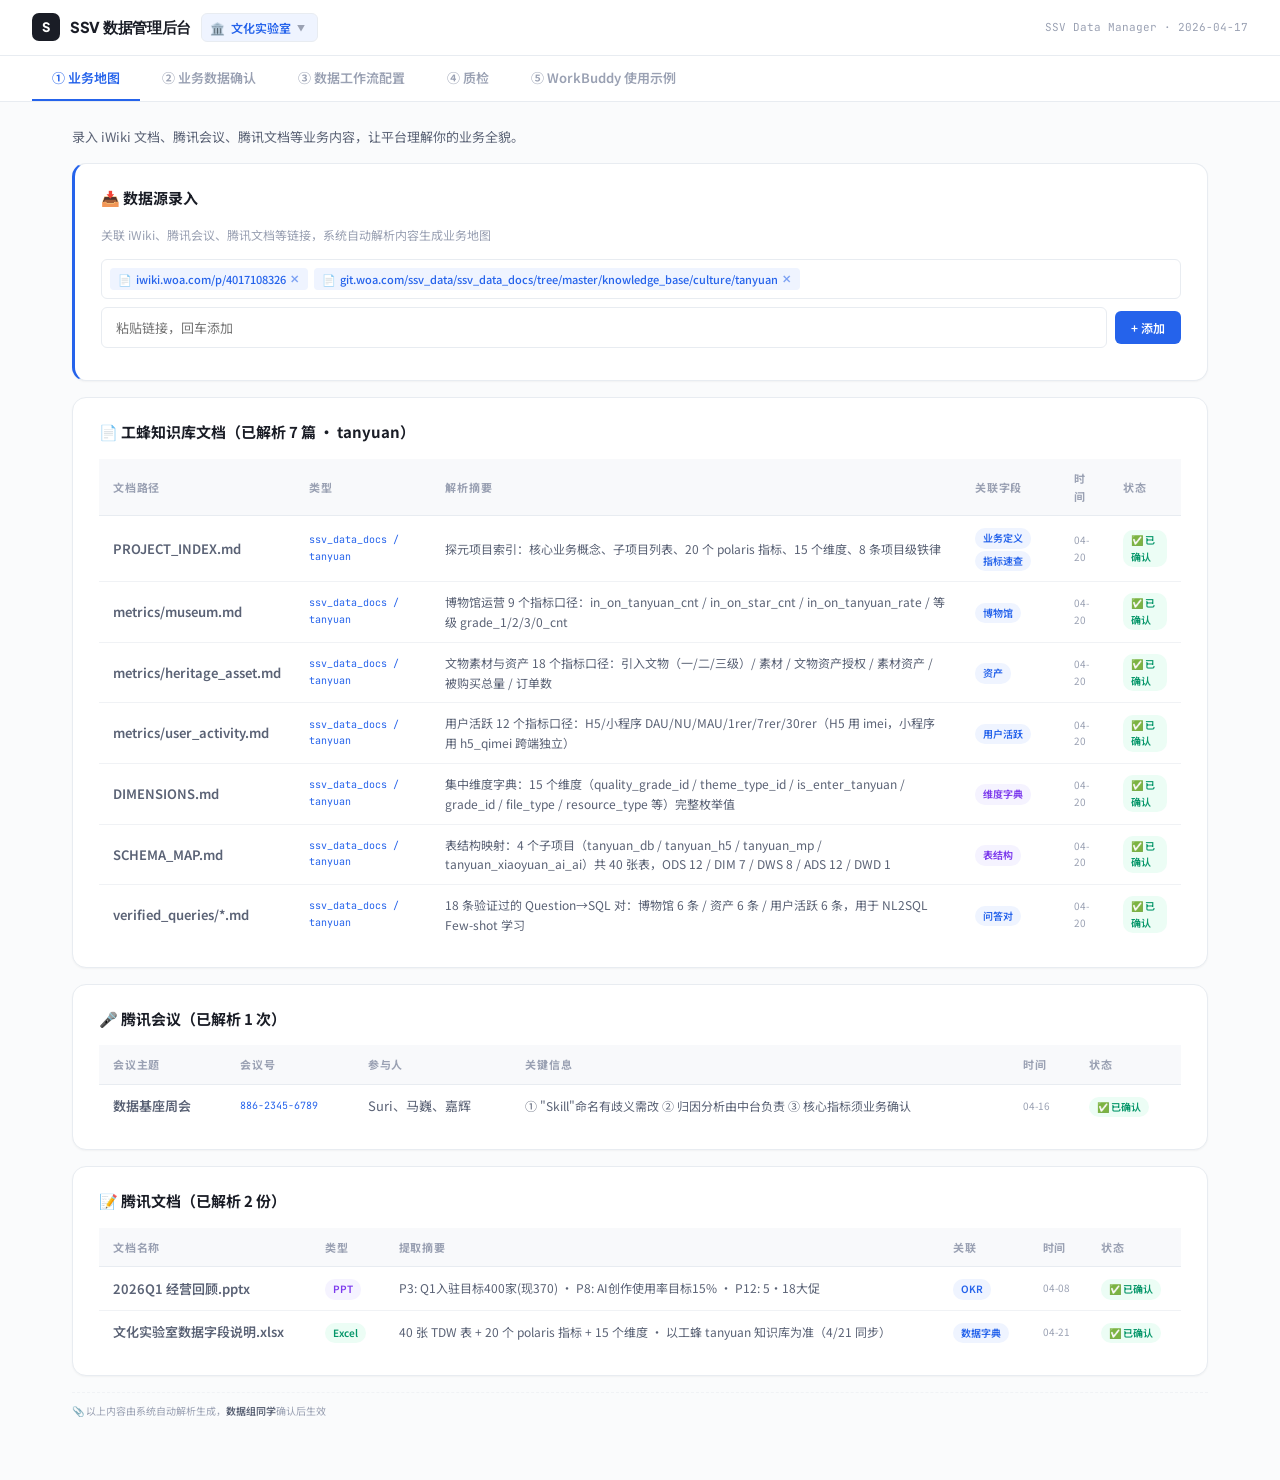
<file: index.html>
<!DOCTYPE html>
<html lang="zh-CN">
<head>
<meta charset="UTF-8">
<meta name="viewport" content="width=device-width, initial-scale=1.0">
<title>SSV 数据管理后台</title>
<link href="https://fonts.googleapis.com/css2?family=Noto+Sans+SC:wght@400;500;600;700;800&family=Plus+Jakarta+Sans:wght@500;600;700;800&family=JetBrains+Mono:wght@400;500&display=swap" rel="stylesheet">
<style>
:root{
  --white:#fff;--bg:#fafbfc;--bg-hover:#f4f5f7;--bg-active:#eef1f5;--bg-subtle:#f8f9fb;
  --bd:#e8ecf1;--bd-light:#f0f2f5;--bd-active:#c4cdd8;
  --ink:#1a1d26;--ink2:#5a6275;--ink3:#9aa1b3;--ink4:#c2c8d4;
  --blue:#2563eb;--blue-bg:#eff4ff;--blue-bd:rgba(37,99,235,.15);
  --green:#059669;--green-bg:#ecfdf5;
  --violet:#7c3aed;--violet-bg:#f5f3ff;
  --amber:#d97706;--amber-bg:#fffbeb;
  --red:#e11d48;--red-bg:#fff1f2;
  --cyan:#0891b2;--cyan-bg:#ecfeff;
  --r-sm:6px;--r-md:10px;--r-lg:14px;--r-xl:18px;
  --sh-sm:0 1px 2px rgba(0,0,0,.04);--sh-md:0 2px 8px rgba(0,0,0,.06);--sh-lg:0 4px 20px rgba(0,0,0,.08);
  --f:'Noto Sans SC','Plus Jakarta Sans',-apple-system,sans-serif;
  --fm:'JetBrains Mono','SF Mono',Consolas,monospace;
  --fh:'Plus Jakarta Sans',-apple-system,sans-serif;
}
*{margin:0;padding:0;box-sizing:border-box}
body{font-family:var(--f);background:var(--bg);color:var(--ink);line-height:1.65;-webkit-font-smoothing:antialiased}
::-webkit-scrollbar{width:6px}::-webkit-scrollbar-thumb{background:var(--bd-active);border-radius:3px}

/* TOP NAV */
.top-nav{position:sticky;top:0;z-index:100;height:56px;display:flex;align-items:center;justify-content:space-between;padding:0 32px;background:rgba(255,255,255,.92);backdrop-filter:blur(20px) saturate(1.2);border-bottom:1px solid var(--bd)}
.nav-brand{display:flex;align-items:center;gap:10px}
.nav-logo{width:28px;height:28px;border-radius:7px;background:var(--ink);display:flex;align-items:center;justify-content:center;font-size:13px;font-weight:800;color:#fff;font-family:var(--fh);letter-spacing:-.5px}
.nav-title{font-size:15px;font-weight:800;color:var(--ink);font-family:var(--fh);letter-spacing:-.3px}
.nav-desc{font-size:11px;color:var(--ink3);margin-left:12px}
.nav-right{font-size:11px;color:var(--ink3);font-family:var(--fm)}
/* Lab Switcher */
.lab-switch{position:relative;display:inline-flex;align-items:center;gap:6px;padding:4px 12px 4px 8px;border:1px solid var(--bd);border-radius:var(--r-sm);cursor:pointer;font-size:12px;font-weight:600;color:var(--blue);background:var(--blue-bg);transition:.15s;user-select:none}
.lab-switch:hover{border-color:var(--blue);box-shadow:0 2px 8px rgba(37,99,235,.1)}
.lab-switch .arrow{font-size:8px;color:var(--ink3);transition:.2s}
.lab-switch.open .arrow{transform:rotate(180deg)}
.lab-menu{display:none;position:absolute;top:calc(100% + 6px);left:0;z-index:200;width:240px;background:var(--white);border:1px solid var(--bd);border-radius:var(--r-md);box-shadow:var(--sh-lg);padding:6px;overflow:hidden}
.lab-switch.open .lab-menu{display:block}
.lab-opt{display:flex;align-items:center;gap:8px;padding:8px 12px;border-radius:var(--r-sm);font-size:13px;font-weight:500;color:var(--ink2);cursor:pointer;transition:.1s}
.lab-opt:hover{background:var(--bg-hover)}
.lab-opt.active{background:var(--blue-bg);color:var(--blue);font-weight:600}
.lab-opt .lab-badge{margin-left:auto;font-size:9px;padding:1px 6px;border-radius:10px;background:var(--bg);color:var(--ink4);font-weight:600}
.lab-opt.active .lab-badge{display:none}

/* TABS */
.tab-bar{display:flex;gap:2px;border-bottom:1px solid var(--bd);padding:0 32px;background:var(--white)}
.tab-item{padding:12px 20px;font-size:13px;font-weight:600;color:var(--ink3);cursor:pointer;border-bottom:2px solid transparent;transition:all .15s;background:none;border-top:none;border-left:none;border-right:none;font-family:var(--f)}
.tab-item:hover{color:var(--ink)}
.tab-item.active{color:var(--blue);border-bottom-color:var(--blue)}

/* MAIN */
.main{max-width:1200px;margin:0 auto;padding:24px 32px 60px}
.sec{display:none}.sec.a{display:block}

/* CARDS */
.card{background:var(--white);border:1px solid var(--bd);border-radius:var(--r-lg);padding:22px 26px;margin-bottom:16px;box-shadow:var(--sh-sm)}
.card-title{font-size:15px;font-weight:700;margin-bottom:14px;display:flex;align-items:center;gap:8px}
.card-accent{border-left:3px solid var(--blue)}

/* TABLE */
table{width:100%;border-collapse:collapse;font-size:13px}
th{text-align:left;padding:10px 14px;font-size:11px;font-weight:700;text-transform:uppercase;letter-spacing:.8px;color:var(--ink3);background:var(--bg-subtle);border-bottom:1px solid var(--bd)}
td{padding:10px 14px;border-bottom:1px solid var(--bd-light);color:var(--ink2)}
tr:last-child td{border-bottom:none}
tr:hover td{background:var(--bg-hover)}
.mono{font-family:var(--fm);font-size:12px;color:var(--blue)}

/* TAGS */
.tag{display:inline-block;padding:2px 8px;border-radius:10px;font-size:10px;font-weight:600}
.tag-green{background:var(--green-bg);color:var(--green)}
.tag-blue{background:var(--blue-bg);color:var(--blue)}
.tag-amber{background:var(--amber-bg);color:var(--amber)}
.tag-red{background:var(--red-bg);color:var(--red)}
.tag-violet{background:var(--violet-bg);color:var(--violet)}
.tag-cyan{background:var(--cyan-bg);color:var(--cyan)}

/* STAT ROW */
.stat-row{display:grid;grid-template-columns:repeat(4,1fr);gap:12px;margin-bottom:16px}
.stat-card{background:var(--white);border:1px solid var(--bd);border-radius:var(--r-md);padding:16px 18px;box-shadow:var(--sh-sm);text-align:center}
.stat-val{font-size:26px;font-weight:800;font-family:var(--fh);letter-spacing:-.5px}
.stat-label{font-size:12px;color:var(--ink3);margin-top:2px}

/* GRID */
.g2{display:grid;grid-template-columns:1fr 1fr;gap:16px}
@media(max-width:900px){.g2,.stat-row{grid-template-columns:1fr}}

/* INPUT */
.input{width:100%;padding:10px 14px;border:1px solid var(--bd);border-radius:var(--r-sm);font-size:13px;font-family:var(--f);transition:.2s;resize:vertical}
.input:focus{border-color:var(--blue);outline:none;box-shadow:0 0 0 2px rgba(37,99,235,.1)}
.input-row{display:flex;gap:8px;margin-bottom:10px;align-items:center}
.btn{padding:8px 16px;border-radius:var(--r-sm);border:none;font-size:12px;font-weight:600;cursor:pointer;transition:.15s;font-family:var(--f)}
.btn-primary{background:var(--blue);color:#fff}.btn-primary:hover{background:#1d4ed8}
.btn-ghost{background:none;color:var(--blue);border:1px solid var(--blue)}.btn-ghost:hover{background:var(--blue-bg)}
.btn-sm{padding:4px 10px;font-size:11px}

/* TAG INPUT */
.tag-input{display:flex;flex-wrap:wrap;gap:6px;padding:8px;border:1px solid var(--bd);border-radius:var(--r-sm);min-height:40px;align-items:center}
.tag-chip{display:inline-flex;align-items:center;gap:4px;padding:2px 8px;background:var(--blue-bg);border-radius:4px;font-size:11px;color:var(--blue);font-weight:500}
.tag-chip .x{cursor:pointer;opacity:.6;font-size:10px}.tag-chip .x:hover{opacity:1}

/* TREE */
.tree{font-size:13px}.tree ul{list-style:none;padding-left:22px;margin-top:4px}
.tree>ul{padding-left:0}
.tree li{padding:3px 0}
.node{display:inline-flex;align-items:center;gap:6px;padding:5px 12px;border-radius:var(--r-sm);cursor:pointer;transition:.12s;font-weight:500}
.node:hover{background:var(--bg-hover)}
.node.core{background:var(--blue-bg);color:var(--blue);font-weight:600}
.node.normal{background:var(--bg);color:var(--ink3)}
.node .dot{width:8px;height:8px;border-radius:50%;flex-shrink:0}
.dot-g{background:var(--green)}.dot-b{background:var(--blue)}.dot-o{background:var(--amber)}.dot-x{background:var(--ink4)}
.toggle{cursor:pointer;font-size:10px;color:var(--ink3);margin-right:4px;user-select:none}

/* WORKFLOW */
.wf{background:var(--white);border:1px solid var(--bd);border-radius:var(--r-lg);padding:16px 20px;margin-bottom:12px;transition:.15s;box-shadow:var(--sh-sm)}
.wf:hover{border-color:var(--blue);box-shadow:var(--sh-md)}
.wf-name{font-size:13px;font-weight:700;margin-bottom:4px}.wf-desc{font-size:12px;color:var(--ink3);margin-bottom:8px}
.wf-chips{display:flex;gap:6px;flex-wrap:wrap}

/* SCORE */
.score-bg{height:5px;background:var(--bd-light);border-radius:3px;overflow:hidden;flex:1}
.score-fill{height:100%;border-radius:3px}

/* CHAT */
.chat-win{border:1px solid var(--bd);border-radius:var(--r-lg);overflow:hidden;box-shadow:var(--sh-md);margin-bottom:16px}
.chat-hd{background:var(--ink);color:#fff;padding:10px 16px;display:flex;align-items:center;gap:8px;font-size:13px;font-weight:600}
.chat-body{padding:16px;background:var(--bg)}
.cm{margin-bottom:12px}.cm.u{text-align:right}
.bub{display:inline-block;max-width:85%;padding:10px 14px;border-radius:12px;font-size:12px;line-height:1.7;text-align:left}
.cm.u .bub{background:var(--blue);color:#fff;border-bottom-right-radius:4px}
.cm.b .bub{background:var(--white);border:1px solid var(--bd);border-bottom-left-radius:4px}
.cm .nm{font-size:10px;color:var(--ink3);margin-bottom:2px}
.code{background:var(--bg-subtle);border-radius:var(--r-sm);padding:10px 12px;margin-top:6px;font-family:var(--fm);font-size:11px;white-space:pre-wrap;line-height:1.6;border:1px solid var(--bd-light)}

/* UPLOAD */
.upload{border:2px dashed var(--bd);border-radius:var(--r-lg);padding:28px;text-align:center;cursor:pointer;transition:.2s}
.upload:hover{border-color:var(--blue);background:var(--blue-bg)}

/* FOOTER */
.footer{text-align:center;padding:32px;font-size:11px;color:var(--ink4);border-top:1px solid var(--bd-light);margin-top:40px}

/* SRC LABEL */
.src{font-size:10px;color:var(--ink3);margin-top:10px;padding-top:10px;border-top:1px dashed var(--bd-light)}
.src b{color:var(--ink2);font-weight:600}
</style>
</head>
<body>

<!-- TOP NAV -->
<nav class="top-nav">
  <div class="nav-brand">
    <div class="nav-logo">S</div>
    <span class="nav-title">SSV 数据管理后台</span>
    <div class="lab-switch" id="labSwitch" onclick="this.classList.toggle('open')">
      <span>🏛️</span>
      <span id="labCurrent">文化实验室</span>
      <span class="arrow">▼</span>
      <div class="lab-menu" onclick="event.stopPropagation()">
        <div class="lab-opt" onclick="switchLab('gongyipingtai','💚','公益平台')"><span>💚</span> 公益平台 <span class="lab-badge">待上线</span></div>
        <div class="lab-opt" onclick="switchLab('jiaoyu','📚','教育实验室')"><span>📚</span> 教育实验室 <span class="lab-badge">待上线</span></div>
        <div class="lab-opt active" onclick="switchLab('wenhua','🏛️','文化实验室')"><span>🏛️</span> 文化实验室</div>
        <div class="lab-opt" onclick="switchLab('shiguang','🕰️','时光实验室')"><span>🕰️</span> 时光实验室 <span class="lab-badge">待上线</span></div>
        <div class="lab-opt" onclick="switchLab('xinjishi','🔬','新基石')"><span>🔬</span> 新基石 <span class="lab-badge">待上线</span></div>
        <div class="lab-opt" onclick="switchLab('jishu','⚙️','技术架构部')"><span>⚙️</span> 技术架构部 <span class="lab-badge">待上线</span></div>
      </div>
    </div>
  </div>
  <div class="nav-right">SSV Data Manager · 2026-04-17</div>
</nav>

<!-- TABS -->
<div class="tab-bar">
  <button class="tab-item active" onclick="sw('t1',this)" title="录入 iWiki / 腾讯会议 / 腾讯文档等内容，完善平台业务认知">① 业务地图</button>
  <button class="tab-item" onclick="sw('t2',this)" title="确认核心指标口径，AI 问询时按此标准答复">② 业务数据确认</button>
  <button class="tab-item" onclick="sw('t3',this)" title="配置数据使用方式：周报/月报/告警等工作流，WorkBuddy 中生成的内容也会在此展现">③ 数据工作流配置</button>
  <button class="tab-item" onclick="sw('t4',this)" title="用户通过 WorkBuddy/AI 问询数据时的质检沉淀，持续优化回答质量">④ 质检</button>
  <button class="tab-item" onclick="sw('t5',this)">⑤ WorkBuddy 使用示例</button>
</div>

<div class="main">

<!-- ==================== Tab 1: 业务地图 ==================== -->
<div class="sec a" id="s-t1">

<div style="font-size:13px;color:var(--ink2);margin-bottom:16px">录入 iWiki 文档、腾讯会议、腾讯文档等业务内容，让平台理解你的业务全貌。</div>

<div class="card card-accent">
<div class="card-title">📥 数据源录入</div>
<p style="font-size:12px;color:var(--ink3);margin-bottom:14px">关联 iWiki、腾讯会议、腾讯文档等链接，系统自动解析内容生成业务地图</p>
<div class="tag-input" id="linkTags">
<div class="tag-chip"><span>📄</span> iwiki.woa.com/p/4017108326 <span class="x" onclick="this.parentElement.remove()">✕</span></div>
<div class="tag-chip"><span>📄</span> git.woa.com/ssv_data/ssv_data_docs/tree/master/knowledge_base/culture/tanyuan <span class="x" onclick="this.parentElement.remove()">✕</span></div>
</div>
<div class="input-row" style="margin-top:8px">
<input class="input" id="linkInput" placeholder="粘贴链接，回车添加" style="flex:1" onkeydown="if(event.key==='Enter')addLink()">
<button class="btn btn-primary" onclick="addLink()">+ 添加</button>
</div>
</div>

<div class="card">
<div class="card-title">📄 工蜂知识库文档（已解析 7 篇 · tanyuan）</div>
<table>
<thead><tr><th>文档路径</th><th>类型</th><th>解析摘要</th><th>关联字段</th><th>时间</th><th>状态</th></tr></thead>
<tbody>
<tr><td style="font-weight:600">PROJECT_INDEX.md</td><td class="mono" style="font-size:10px">ssv_data_docs / tanyuan</td><td style="font-size:12px">探元项目索引：核心业务概念、子项目列表、20 个 polaris 指标、15 个维度、8 条项目级铁律</td><td><span class="tag tag-blue">业务定义</span> <span class="tag tag-blue">指标速查</span></td><td style="font-size:10px;color:var(--ink3)">04-20</td><td><span class="tag tag-green">✅ 已确认</span></td></tr>
<tr><td style="font-weight:600">metrics/museum.md</td><td class="mono" style="font-size:10px">ssv_data_docs / tanyuan</td><td style="font-size:12px">博物馆运营 9 个指标口径：in_on_tanyuan_cnt / in_on_star_cnt / in_on_tanyuan_rate / 等级 grade_1/2/3/0_cnt</td><td><span class="tag tag-blue">博物馆</span></td><td style="font-size:10px;color:var(--ink3)">04-20</td><td><span class="tag tag-green">✅ 已确认</span></td></tr>
<tr><td style="font-weight:600">metrics/heritage_asset.md</td><td class="mono" style="font-size:10px">ssv_data_docs / tanyuan</td><td style="font-size:12px">文物素材与资产 18 个指标口径：引入文物（一/二/三级）/ 素材 / 文物资产授权 / 素材资产 / 被购买总量 / 订单数</td><td><span class="tag tag-blue">资产</span></td><td style="font-size:10px;color:var(--ink3)">04-20</td><td><span class="tag tag-green">✅ 已确认</span></td></tr>
<tr><td style="font-weight:600">metrics/user_activity.md</td><td class="mono" style="font-size:10px">ssv_data_docs / tanyuan</td><td style="font-size:12px">用户活跃 12 个指标口径：H5/小程序 DAU/NU/MAU/1rer/7rer/30rer（H5 用 imei，小程序用 h5_qimei 跨端独立）</td><td><span class="tag tag-blue">用户活跃</span></td><td style="font-size:10px;color:var(--ink3)">04-20</td><td><span class="tag tag-green">✅ 已确认</span></td></tr>
<tr><td style="font-weight:600">DIMENSIONS.md</td><td class="mono" style="font-size:10px">ssv_data_docs / tanyuan</td><td style="font-size:12px">集中维度字典：15 个维度（quality_grade_id / theme_type_id / is_enter_tanyuan / grade_id / file_type / resource_type 等）完整枚举值</td><td><span class="tag tag-violet">维度字典</span></td><td style="font-size:10px;color:var(--ink3)">04-20</td><td><span class="tag tag-green">✅ 已确认</span></td></tr>
<tr><td style="font-weight:600">SCHEMA_MAP.md</td><td class="mono" style="font-size:10px">ssv_data_docs / tanyuan</td><td style="font-size:12px">表结构映射：4 个子项目（tanyuan_db / tanyuan_h5 / tanyuan_mp / tanyuan_xiaoyuan_ai_ai）共 40 张表，ODS 12 / DIM 7 / DWS 8 / ADS 12 / DWD 1</td><td><span class="tag tag-violet">表结构</span></td><td style="font-size:10px;color:var(--ink3)">04-20</td><td><span class="tag tag-green">✅ 已确认</span></td></tr>
<tr><td style="font-weight:600">verified_queries/*.md</td><td class="mono" style="font-size:10px">ssv_data_docs / tanyuan</td><td style="font-size:12px">18 条验证过的 Question→SQL 对：博物馆 6 条 / 资产 6 条 / 用户活跃 6 条，用于 NL2SQL Few-shot 学习</td><td><span class="tag tag-blue">问答对</span></td><td style="font-size:10px;color:var(--ink3)">04-20</td><td><span class="tag tag-green">✅ 已确认</span></td></tr>
</tbody>
</table>
</div>

<div class="card">
<div class="card-title">🎤 腾讯会议（已解析 1 次）</div>
<table>
<thead><tr><th>会议主题</th><th>会议号</th><th>参与人</th><th>关键信息</th><th>时间</th><th>状态</th></tr></thead>
<tbody>
<tr><td style="font-weight:600">数据基座周会</td><td class="mono" style="font-size:10px">886-2345-6789</td><td>Suri、马巍、嘉辉</td><td style="font-size:12px">① "Skill"命名有歧义需改 ② 归因分析由中台负责 ③ 核心指标须业务确认</td><td style="font-size:10px;color:var(--ink3)">04-16</td><td><span class="tag tag-green">✅ 已确认</span></td></tr>
</tbody>
</table>
</div>

<div class="card">
<div class="card-title">📝 腾讯文档（已解析 2 份）</div>
<table>
<thead><tr><th>文档名称</th><th>类型</th><th>提取摘要</th><th>关联</th><th>时间</th><th>状态</th></tr></thead>
<tbody>
<tr><td style="font-weight:600">2026Q1 经营回顾.pptx</td><td><span class="tag tag-violet">PPT</span></td><td style="font-size:12px">P3: Q1入驻目标400家(现370) · P8: AI创作使用率目标15% · P12: 5·18大促</td><td><span class="tag tag-blue">OKR</span></td><td style="font-size:10px;color:var(--ink3)">04-08</td><td><span class="tag tag-green">✅ 已确认</span></td></tr>
<tr><td style="font-weight:600">文化实验室数据字段说明.xlsx</td><td><span class="tag tag-green">Excel</span></td><td style="font-size:12px">40 张 TDW 表 + 20 个 polaris 指标 + 15 个维度 · 以工蜂 tanyuan 知识库为准（4/21 同步）</td><td><span class="tag tag-blue">数据字典</span></td><td style="font-size:10px;color:var(--ink3)">04-21</td><td><span class="tag tag-green">✅ 已确认</span></td></tr>
</tbody>
</table>
</div>

<div class="src">📎 以上内容由系统自动解析生成，<b>数据组同学</b>确认后生效</div>
</div>

<!-- ==================== Tab 2: 业务数据确认 ==================== -->
<div class="sec" id="s-t2">

<div style="font-size:13px;color:var(--ink2);margin-bottom:16px">此页面定义了「文化实验室」的数据口径标准。当任何人通过 AI 询问相关指标时，系统严格按此口径计算和答复。<strong style="color:var(--blue)">口径一经确认，即为唯一标准</strong>——老板看板、周报、AI 回答，来源一致、口径一致。</div>

<!-- 核心数据看板编辑器 -->
<div class="card card-accent">
<div class="card-title">📊 核心数据看板编辑器</div>
<p style="font-size:12px;color:var(--ink3);margin-bottom:16px">配置老板看板展示哪些核心指标。点击指标卡展开口径详情。</p>

<!-- 指标1: 小程序 DAU -->
<div style="background:var(--white);border:1px solid var(--bd);border-radius:var(--r-md);margin-bottom:12px;overflow:hidden">
<div style="padding:14px 18px;display:flex;align-items:center;gap:12px;cursor:pointer" onclick="this.nextElementSibling.style.display=this.nextElementSibling.style.display==='none'?'block':'none';this.querySelector('.arrow').textContent=this.nextElementSibling.style.display==='none'?'▶':'▼'">
<span style="color:var(--ink4);cursor:grab">⠿</span>
<div style="flex:1"><div style="font-size:14px;font-weight:700">📱 小程序端 DAU <code style="font-size:10px;background:var(--bg);color:var(--ink3);padding:1px 6px;border-radius:3px;font-family:var(--fm);margin-left:4px">in_mp_dau</code></div><div style="font-size:11px;color:var(--ink3)">探元小程序当日活跃的去重 h5_qimei 数量 · <span style="color:var(--green);font-weight:600">4月21日确认</span></div></div>
<span class="tag tag-green">核心</span>
<select style="font-size:10px;padding:2px 6px;border-radius:4px;border:1px solid var(--bd)" onclick="event.stopPropagation()"><option>折线图</option><option>数值卡片</option><option>柱状图</option></select>
<span class="arrow" style="color:var(--ink3);font-size:10px">▶</span>
</div>
<div style="display:none;border-top:1px solid var(--bd-light);padding:18px;background:var(--bg-subtle)">
<div style="display:grid;grid-template-columns:1fr 1fr;gap:16px;margin-bottom:14px">
<div>
<div style="font-size:11px;font-weight:700;color:var(--blue);margin-bottom:8px;text-transform:uppercase;letter-spacing:.8px">📐 口径定义</div>
<table style="font-size:12px">
<tr><td style="font-weight:600;width:100px;color:var(--ink2)">指标 ID</td><td><code style="font-family:var(--fm);font-size:11px">in_mp_dau</code> · polaris 北极星</td></tr>
<tr><td style="font-weight:600;color:var(--ink2)">计算逻辑</td><td><code style="background:var(--blue-bg);padding:2px 6px;border-radius:3px;font-family:var(--fm);font-size:11px">COUNT(DISTINCT h5_qimei)</code></td></tr>
<tr><td style="font-weight:600;color:var(--ink2)">去重字段</td><td><code style="background:var(--bg);padding:2px 6px;border-radius:3px;font-family:var(--fm);font-size:11px">h5_qimei</code></td></tr>
<tr><td style="font-weight:600;color:var(--ink2)">主表</td><td><code style="background:var(--bg);padding:2px 6px;border-radius:3px;font-family:var(--fm);font-size:10px">dws_tanyuan_mp_party_act_h5_qimei_d_zl</code></td></tr>
<tr><td style="font-weight:600;color:var(--ink2)">ADS 基准表</td><td><code style="background:var(--bg);padding:2px 6px;border-radius:3px;font-family:var(--fm);font-size:10px">ads_tanyuan_mp_party_core_h5_qimei_d_zl</code></td></tr>
<tr><td style="font-weight:600;color:var(--ink2)">数据层级</td><td>DWS（汇总层，日增量）</td></tr>
<tr><td style="font-weight:600;color:var(--ink2)">负责人</td><td>patricksong</td></tr>
</table>
</div>
<div>
<div style="font-size:11px;font-weight:700;color:var(--green);margin-bottom:8px;text-transform:uppercase;letter-spacing:.8px">📊 指标体系</div>
<div style="background:var(--white);border:1px solid var(--bd);border-radius:var(--r-sm);padding:12px;font-size:12px">
<div style="text-align:center;padding:8px;background:var(--blue-bg);border-radius:var(--r-sm);font-weight:700;color:var(--blue);margin-bottom:8px">小程序 DAU 532（04-17 最新）</div>
<div style="display:grid;grid-template-columns:1fr 1fr 1fr;gap:6px;text-align:center">
<div style="padding:6px;background:var(--green-bg);border-radius:4px;font-size:10px;color:var(--green)">in_mp_nu<br>日新增 435</div>
<div style="padding:6px;background:var(--amber-bg);border-radius:4px;font-size:10px;color:var(--amber)">in_mp_mau<br>30天月活 17,036</div>
<div style="padding:6px;background:var(--violet-bg);border-radius:4px;font-size:10px;color:var(--violet)">in_mp_1rer<br>次日留存</div>
</div>
<div style="margin-top:8px;font-size:10px;color:var(--ink3);text-align:center">⚠️ h5_qimei 与 H5 端 imei 完全独立，不能跨端合并去重</div>
</div>
</div>
</div>
<div style="display:flex;gap:8px;align-items:center">
<span style="font-size:11px;color:var(--ink3)">确认状态：</span>
<select style="font-size:11px;padding:3px 8px;border-radius:4px;border:1px solid var(--bd)"><option selected>✅ 已确认（4/21）</option><option>⚠️ 待确认</option></select>
<span style="font-size:11px;color:var(--ink3);margin-left:auto">确认人：</span>
<input class="input" style="width:120px;padding:4px 8px;font-size:11px" value="patricksong">
<button class="btn btn-primary btn-sm">💾 保存口径</button>
</div>
</div>
</div>

<!-- 指标2: H5官网 DAU（新增） -->
<div style="background:var(--white);border:1px solid var(--bd);border-radius:var(--r-md);margin-bottom:12px;overflow:hidden">
<div style="padding:14px 18px;display:flex;align-items:center;gap:12px;cursor:pointer" onclick="this.nextElementSibling.style.display=this.nextElementSibling.style.display==='none'?'block':'none';this.querySelector('.arrow').textContent=this.nextElementSibling.style.display==='none'?'▶':'▼'">
<span style="color:var(--ink4);cursor:grab">⠿</span>
<div style="flex:1"><div style="font-size:14px;font-weight:700">💻 H5 官网 DAU <code style="font-size:10px;background:var(--bg);color:var(--ink3);padding:1px 6px;border-radius:3px;font-family:var(--fm);margin-left:4px">in_h5_dau</code></div><div style="font-size:11px;color:var(--ink3)">探元 H5 官网当日活跃的去重 imei 数量 · <span style="color:var(--green);font-weight:600">4月21日确认</span></div></div>
<span class="tag tag-green">核心</span>
<select style="font-size:10px;padding:2px 6px;border-radius:4px;border:1px solid var(--bd)" onclick="event.stopPropagation()"><option>折线图</option><option>数值卡片</option></select>
<span class="arrow" style="color:var(--ink3);font-size:10px">▶</span>
</div>
<div style="display:none;border-top:1px solid var(--bd-light);padding:18px;background:var(--bg-subtle)">
<div style="display:grid;grid-template-columns:1fr 1fr;gap:16px;margin-bottom:14px">
<div>
<div style="font-size:11px;font-weight:700;color:var(--blue);margin-bottom:8px;text-transform:uppercase;letter-spacing:.8px">📐 口径定义</div>
<table style="font-size:12px">
<tr><td style="font-weight:600;width:100px;color:var(--ink2)">指标 ID</td><td><code style="font-family:var(--fm);font-size:11px">in_h5_dau</code> · polaris 北极星</td></tr>
<tr><td style="font-weight:600;color:var(--ink2)">计算逻辑</td><td><code style="background:var(--blue-bg);padding:2px 6px;border-radius:3px;font-family:var(--fm);font-size:11px">COUNT(DISTINCT imei)</code></td></tr>
<tr><td style="font-weight:600;color:var(--ink2)">去重字段</td><td><code style="background:var(--bg);padding:2px 6px;border-radius:3px;font-family:var(--fm);font-size:11px">imei</code></td></tr>
<tr><td style="font-weight:600;color:var(--ink2)">主表</td><td><code style="background:var(--bg);padding:2px 6px;border-radius:3px;font-family:var(--fm);font-size:10px">dws_cltr_tanyuan_h5_party_act_imei_d_zl</code></td></tr>
<tr><td style="font-weight:600;color:var(--ink2)">ADS 基准表</td><td><code style="background:var(--bg);padding:2px 6px;border-radius:3px;font-family:var(--fm);font-size:10px">ads_cltr_tanyuan_h5_party_core_imei_d_zl</code></td></tr>
<tr><td style="font-weight:600;color:var(--ink2)">负责人</td><td>patricksong</td></tr>
</table>
</div>
<div>
<div style="font-size:11px;font-weight:700;color:var(--green);margin-bottom:8px;text-transform:uppercase;letter-spacing:.8px">📊 指标体系</div>
<div style="background:var(--white);border:1px solid var(--bd);border-radius:var(--r-sm);padding:12px;font-size:12px">
<div style="text-align:center;padding:8px;background:var(--blue-bg);border-radius:var(--r-sm);font-weight:700;color:var(--blue);margin-bottom:8px">H5 DAU 380（04-20 最新，去重 imei）</div>
<div style="display:grid;grid-template-columns:1fr 1fr;gap:6px;text-align:center">
<div style="padding:6px;background:var(--green-bg);border-radius:4px;font-size:10px;color:var(--green)">in_h5_nu<br>新增 664</div>
<div style="padding:6px;background:var(--amber-bg);border-radius:4px;font-size:10px;color:var(--amber)">in_h5_mau<br>月活 10,002</div>
</div>
<div style="display:grid;grid-template-columns:1fr 1fr 1fr;gap:6px;margin-top:6px;text-align:center">
<div style="padding:4px;background:var(--violet-bg);border-radius:4px;font-size:9px;color:var(--violet)">1rer 次留</div>
<div style="padding:4px;background:var(--violet-bg);border-radius:4px;font-size:9px;color:var(--violet)">7rer 周留</div>
<div style="padding:4px;background:var(--bg);border-radius:4px;font-size:9px;color:var(--ink3)">30rer 月留</div>
</div>
</div>
</div>
</div>
<div style="display:flex;gap:8px;align-items:center">
<span style="font-size:11px;color:var(--ink3)">确认状态：</span>
<select style="font-size:11px;padding:3px 8px;border-radius:4px;border:1px solid var(--bd)"><option selected>✅ 已确认（4/21）</option></select>
<span style="font-size:11px;color:var(--ink3);margin-left:auto">确认人：</span>
<input class="input" style="width:120px;padding:4px 8px;font-size:11px" value="patricksong">
<button class="btn btn-primary btn-sm">💾 保存口径</button>
</div>
</div>
</div>

<!-- 指标3: 已入驻博物馆数 -->
<div style="background:var(--white);border:1px solid var(--bd);border-radius:var(--r-md);margin-bottom:12px;overflow:hidden">
<div style="padding:14px 18px;display:flex;align-items:center;gap:12px;cursor:pointer" onclick="this.nextElementSibling.style.display=this.nextElementSibling.style.display==='none'?'block':'none';this.querySelector('.arrow').textContent=this.nextElementSibling.style.display==='none'?'▶':'▼'">
<span style="color:var(--ink4);cursor:grab">⠿</span>
<div style="flex:1"><div style="font-size:14px;font-weight:700">🏛️ 已入驻博物馆数 <code style="font-size:10px;background:var(--bg);color:var(--ink3);padding:1px 6px;border-radius:3px;font-family:var(--fm);margin-left:4px">in_on_tanyuan_cnt</code></div><div style="font-size:11px;color:var(--ink3)">已入驻探元平台的博物馆数量 · <span style="color:var(--green);font-weight:600">4月21日确认</span></div></div>
<span class="tag tag-green">核心</span>
<select style="font-size:10px;padding:2px 6px;border-radius:4px;border:1px solid var(--bd)" onclick="event.stopPropagation()"><option>数值卡片</option><option>折线图</option></select>
<span class="arrow" style="color:var(--ink3);font-size:10px">▶</span>
</div>
<div style="display:none;border-top:1px solid var(--bd-light);padding:18px;background:var(--bg-subtle)">
<div style="display:grid;grid-template-columns:1fr 1fr;gap:16px;margin-bottom:14px">
<div>
<div style="font-size:11px;font-weight:700;color:var(--blue);margin-bottom:8px;text-transform:uppercase;letter-spacing:.8px">📐 口径定义</div>
<table style="font-size:12px">
<tr><td style="font-weight:600;width:100px;color:var(--ink2)">指标 ID</td><td><code style="font-family:var(--fm);font-size:11px">in_on_tanyuan_cnt</code> · polaris</td></tr>
<tr><td style="font-weight:600;color:var(--ink2)">计算逻辑</td><td><code style="background:var(--blue-bg);padding:2px 6px;border-radius:3px;font-family:var(--fm);font-size:11px">COUNT(IF(is_enter_tanyuan = 1, 1, NULL))</code></td></tr>
<tr><td style="font-weight:600;color:var(--ink2)">主表</td><td><code style="background:var(--bg);padding:2px 6px;border-radius:3px;font-family:var(--fm);font-size:10px">dim_tanyuan_nationwide_museum_d_ql</code></td></tr>
<tr><td style="font-weight:600;color:var(--ink2)">ADS 基准表</td><td><code style="background:var(--bg);padding:2px 6px;border-radius:3px;font-family:var(--fm);font-size:10px">ads_tanyuan_museum_indices_d_ql</code></td></tr>
<tr><td style="font-weight:600;color:var(--ink2)">分母</td><td>全国博物馆总数 6,639</td></tr>
<tr><td style="font-weight:600;color:var(--ink2)">负责人</td><td>patricksong</td></tr>
</table>
</div>
<div>
<div style="font-size:11px;font-weight:700;color:var(--green);margin-bottom:8px;text-transform:uppercase;letter-spacing:.8px">📊 指标体系</div>
<div style="background:var(--white);border:1px solid var(--bd);border-radius:var(--r-sm);padding:12px;font-size:12px">
<div style="text-align:center;padding:8px;background:var(--blue-bg);border-radius:var(--r-sm);font-weight:700;color:var(--blue);margin-bottom:8px">入驻博物馆 370 / 6,639（5.6%）</div>
<div style="display:grid;grid-template-columns:1fr 1fr;gap:6px;text-align:center">
<div style="padding:6px;background:var(--green-bg);border-radius:4px;font-size:10px;color:var(--green)">主题 theme_type_id<br>历史/艺术/考古等7类</div>
<div style="padding:6px;background:var(--amber-bg);border-radius:4px;font-size:10px;color:var(--amber)">繁星 in_on_star_cnt<br>260（占70.3%）</div>
</div>
<div style="display:grid;grid-template-columns:1fr 1fr;gap:6px;margin-top:6px;text-align:center">
<div style="padding:4px;background:var(--red-bg);border-radius:4px;font-size:9px;color:var(--red)">等级 grade_1/2/3_cnt<br>⚠️ 仍为 0，待修复</div>
<div style="padding:4px;background:var(--bg);border-radius:4px;font-size:9px;color:var(--ink3)">地区 area_distribution<br>陕西80/山东57/湖北57</div>
</div>
</div>
</div>
</div>
<div style="display:flex;gap:8px;align-items:center">
<span style="font-size:11px;color:var(--ink3)">确认状态：</span>
<select style="font-size:11px;padding:3px 8px;border-radius:4px;border:1px solid var(--bd)"><option selected>✅ 已确认（4/21）</option><option>⚠️ 待确认</option></select>
<span style="font-size:11px;color:var(--ink3);margin-left:auto">确认人：</span>
<input class="input" style="width:120px;padding:4px 8px;font-size:11px" value="patricksong">
<button class="btn btn-primary btn-sm">💾 保存口径</button>
</div>
</div>
</div>

<!-- 指标4: 引入文物数量（替代大甲骨） -->
<div style="background:var(--white);border:1px solid var(--bd);border-radius:var(--r-md);margin-bottom:12px;overflow:hidden">
<div style="padding:14px 18px;display:flex;align-items:center;gap:12px;cursor:pointer" onclick="this.nextElementSibling.style.display=this.nextElementSibling.style.display==='none'?'block':'none';this.querySelector('.arrow').textContent=this.nextElementSibling.style.display==='none'?'▶':'▼'">
<span style="color:var(--ink4);cursor:grab">⠿</span>
<div style="flex:1"><div style="font-size:14px;font-weight:700">📜 引入文物数量 <code style="font-size:10px;background:var(--bg);color:var(--ink3);padding:1px 6px;border-radius:3px;font-family:var(--fm);margin-left:4px">in_heritage_cnt</code></div><div style="font-size:11px;color:var(--ink3)">已审核通过的文物总数量 · <span style="color:var(--green);font-weight:600">4月21日确认</span></div></div>
<span class="tag tag-green">核心</span>
<select style="font-size:10px;padding:2px 6px;border-radius:4px;border:1px solid var(--bd)" onclick="event.stopPropagation()"><option>数值卡片</option><option>折线图</option></select>
<span class="arrow" style="color:var(--ink3);font-size:10px">▶</span>
</div>
<div style="display:none;border-top:1px solid var(--bd-light);padding:18px;background:var(--bg-subtle)">
<div style="display:grid;grid-template-columns:1fr 1fr;gap:16px;margin-bottom:14px">
<div>
<div style="font-size:11px;font-weight:700;color:var(--blue);margin-bottom:8px;text-transform:uppercase;letter-spacing:.8px">📐 口径定义</div>
<table style="font-size:12px">
<tr><td style="font-weight:600;width:100px;color:var(--ink2)">指标 ID</td><td><code style="font-family:var(--fm);font-size:11px">in_heritage_cnt</code> · polaris</td></tr>
<tr><td style="font-weight:600;color:var(--ink2)">计算逻辑</td><td><code style="background:var(--blue-bg);padding:2px 6px;border-radius:3px;font-family:var(--fm);font-size:11px">COUNT(1)</code>（已过滤 del_flags=0 AND examine_status=2）</td></tr>
<tr><td style="font-weight:600;color:var(--ink2)">主表</td><td><code style="background:var(--bg);padding:2px 6px;border-radius:3px;font-family:var(--fm);font-size:10px">dim_tanyuan_heritage_d_ql</code></td></tr>
<tr><td style="font-weight:600;color:var(--ink2)">常用维度</td><td>文物等级 grade_id（1~3级/未定级/999其他）</td></tr>
<tr><td style="font-weight:600;color:var(--ink2)">负责人</td><td>patricksong</td></tr>
</table>
</div>
<div>
<div style="font-size:11px;font-weight:700;color:var(--green);margin-bottom:8px;text-transform:uppercase;letter-spacing:.8px">📊 指标体系</div>
<div style="background:var(--white);border:1px solid var(--bd);border-radius:var(--r-sm);padding:12px;font-size:12px">
<div style="text-align:center;padding:8px;background:var(--green-bg);border-radius:var(--r-sm);font-weight:700;color:var(--green);margin-bottom:8px">文物总数 5,731（04-20）</div>
<div style="display:grid;grid-template-columns:1fr 1fr 1fr;gap:6px;text-align:center">
<div style="padding:6px;background:var(--blue-bg);border-radius:4px;font-size:10px;color:var(--blue)">一级<br>1,577</div>
<div style="padding:6px;background:var(--amber-bg);border-radius:4px;font-size:10px;color:var(--amber)">二级<br>1,153</div>
<div style="padding:6px;background:var(--violet-bg);border-radius:4px;font-size:10px;color:var(--violet)">三级<br>1,376</div>
</div>
<div style="margin-top:6px;padding:4px;background:var(--bg);border-radius:4px;font-size:9px;color:var(--ink3);text-align:center">关联：文物资产 9,843（授权 7,003）· 被购买 118,263</div>
</div>
</div>
</div>
<div style="display:flex;gap:8px;align-items:center">
<span style="font-size:11px;color:var(--ink3)">确认状态：</span>
<select style="font-size:11px;padding:3px 8px;border-radius:4px;border:1px solid var(--bd)"><option selected>✅ 已确认（4/21）</option></select>
<span style="font-size:11px;color:var(--ink3);margin-left:auto">确认人：</span>
<input class="input" style="width:120px;padding:4px 8px;font-size:11px" value="patricksong">
<button class="btn btn-primary btn-sm">💾 保存口径</button>
</div>
</div>
</div>

<!-- 指标4: 繁星计划 -->
<div style="background:var(--white);border:1px solid var(--bd);border-radius:var(--r-md);margin-bottom:12px;overflow:hidden">
<div style="padding:14px 18px;display:flex;align-items:center;gap:12px;cursor:pointer" onclick="this.nextElementSibling.style.display=this.nextElementSibling.style.display==='none'?'block':'none';this.querySelector('.arrow').textContent=this.nextElementSibling.style.display==='none'?'▶':'▼'">
<span style="color:var(--ink4);cursor:grab">⠿</span>
<div style="flex:1"><div style="font-size:14px;font-weight:700">⭐ 繁星计划馆数</div><div style="font-size:11px;color:var(--ink3)">已入驻且入选繁星计划的博物馆数</div></div>
<span class="tag tag-blue">关联</span>
<select style="font-size:10px;padding:2px 6px;border-radius:4px;border:1px solid var(--bd)" onclick="event.stopPropagation()"><option>数值卡片</option><option>折线图</option></select>
<span class="arrow" style="color:var(--ink3);font-size:10px">▶</span>
</div>
<div style="display:none;border-top:1px solid var(--bd-light);padding:18px;background:var(--bg-subtle)">
<table style="font-size:12px">
<tr><td style="font-weight:600;width:100px;color:var(--ink2)">计算逻辑</td><td><code style="background:var(--blue-bg);padding:2px 6px;border-radius:3px;font-family:var(--fm);font-size:11px">直取 in_on_star_cnt</code></td></tr>
<tr><td style="font-weight:600;color:var(--ink2)">来源表</td><td><code style="background:var(--bg);padding:2px 6px;border-radius:3px;font-family:var(--fm);font-size:11px">ads_tanyuan_museum_indices_d_ql</code></td></tr>
<tr><td style="font-weight:600;color:var(--ink2)">关联指标</td><td>占比 = in_on_star_cnt / in_on_tanyuan_cnt（当前 70.3%）</td></tr>
<tr><td style="font-weight:600;color:var(--ink2)">⚠️ 待确认</td><td style="color:var(--amber)">"繁星计划"入选标准定义尚不明确，需业务方补充</td></tr>
</table>
<div style="display:flex;gap:8px;align-items:center;margin-top:12px">
<span style="font-size:11px;color:var(--ink3)">确认状态：</span>
<select style="font-size:11px;padding:3px 8px;border-radius:4px;border:1px solid var(--bd)"><option>⚠️ 待确认</option><option>✅ 已确认</option></select>
<button class="btn btn-primary btn-sm" style="margin-left:auto">💾 保存口径</button>
</div>
</div>
</div>

<div style="display:flex;gap:8px;margin-top:4px;position:relative">
<button class="btn btn-ghost btn-sm" onclick="document.getElementById('addMetricPanel').style.display=document.getElementById('addMetricPanel').style.display==='none'?'block':'none'">+ 添加指标</button>
<button class="btn btn-primary btn-sm">💾 保存全部看板配置</button>

<!-- 添加指标选择面板 -->
<div id="addMetricPanel" style="display:none;position:absolute;top:36px;left:0;z-index:50;width:520px;background:var(--white);border:1px solid var(--bd);border-radius:var(--r-lg);box-shadow:var(--sh-lg);padding:16px">
<div style="display:flex;justify-content:space-between;align-items:center;margin-bottom:10px">
<div style="font-size:13px;font-weight:700">从已确认的业务字段中添加</div>
<span style="cursor:pointer;color:var(--ink3);font-size:14px" onclick="document.getElementById('addMetricPanel').style.display='none'">✕</span>
</div>
<input class="input" style="margin-bottom:10px;font-size:12px;padding:8px 12px" placeholder="🔍 搜索指标名称或表名...">

<div style="font-size:10px;font-weight:700;color:var(--ink3);text-transform:uppercase;letter-spacing:.8px;margin-bottom:6px">A1 · 探元小程序</div>
<div style="display:flex;flex-direction:column;gap:4px;margin-bottom:10px">
<div style="display:flex;align-items:center;gap:8px;padding:8px 10px;border:1px solid var(--bd-light);border-radius:var(--r-sm);cursor:pointer;transition:.12s;font-size:12px" onmouseover="this.style.borderColor='var(--blue)';this.style.background='var(--blue-bg)'" onmouseout="this.style.borderColor='var(--bd-light)';this.style.background=''" onclick="alert('已添加到看板：按省份 UV 分布');document.getElementById('addMetricPanel').style.display='none'">
<span class="dot dot-g"></span><span style="flex:1">按省份 UV 分布</span><code style="font-size:10px;color:var(--ink3);font-family:var(--fm)">GROUP BY province</code><span class="tag tag-green" style="font-size:9px">已确认</span></div>
<div style="display:flex;align-items:center;gap:8px;padding:8px 10px;border:1px solid var(--bd-light);border-radius:var(--r-sm);cursor:pointer;transition:.12s;font-size:12px" onmouseover="this.style.borderColor='var(--blue)';this.style.background='var(--blue-bg)'" onmouseout="this.style.borderColor='var(--bd-light)';this.style.background=''" onclick="alert('已添加到看板：新增/回访拆分');document.getElementById('addMetricPanel').style.display='none'">
<span class="dot dot-g"></span><span style="flex:1">新增 / 回访拆分</span><code style="font-size:10px;color:var(--ink3);font-family:var(--fm)">首次日期比对</code><span class="tag tag-green" style="font-size:9px">已确认</span></div>
<div style="display:flex;align-items:center;gap:8px;padding:8px 10px;border:1px solid var(--bd-light);border-radius:var(--r-sm);cursor:pointer;transition:.12s;font-size:12px;opacity:.5" onmouseover="this.style.borderColor='var(--amber)';this.style.background='var(--amber-bg)'" onmouseout="this.style.borderColor='var(--bd-light)';this.style.background=''">
<span class="dot dot-o"></span><span style="flex:1">人均停留时长</span><code style="font-size:10px;color:var(--ink3);font-family:var(--fm)">AVG(in_lvtm_ms)/1000</code><span class="tag tag-amber" style="font-size:9px">待确认</span></div>
<div style="display:flex;align-items:center;gap:8px;padding:8px 10px;border:1px solid var(--bd-light);border-radius:var(--r-sm);cursor:pointer;transition:.12s;font-size:12px;opacity:.5" onmouseover="this.style.borderColor='var(--amber)';this.style.background='var(--amber-bg)'" onmouseout="this.style.borderColor='var(--bd-light)';this.style.background=''">
<span class="dot dot-x"></span><span style="flex:1">AI 功能使用率</span><code style="font-size:10px;color:var(--ink3);font-family:var(--fm)">AI页UV / DAU</code><span class="tag tag-amber" style="font-size:9px">待确认</span></div>
</div>

<div style="font-size:10px;font-weight:700;color:var(--ink3);text-transform:uppercase;letter-spacing:.8px;margin-bottom:6px">A2 · 探元平台</div>
<div style="display:flex;flex-direction:column;gap:4px;margin-bottom:10px">
<div style="display:flex;align-items:center;gap:8px;padding:8px 10px;border:1px solid var(--bd-light);border-radius:var(--r-sm);cursor:pointer;transition:.12s;font-size:12px" onmouseover="this.style.borderColor='var(--blue)';this.style.background='var(--blue-bg)'" onmouseout="this.style.borderColor='var(--bd-light)';this.style.background=''" onclick="alert('已添加到看板：按主题类型分布');document.getElementById('addMetricPanel').style.display='none'">
<span class="dot dot-o"></span><span style="flex:1">按主题类型分布</span><code style="font-size:10px;color:var(--ink3);font-family:var(--fm)">theme_1~5_cnt</code><span class="tag tag-amber" style="font-size:9px">待确认</span></div>
<div style="display:flex;align-items:center;gap:8px;padding:8px 10px;border:1px solid var(--bd-light);border-radius:var(--r-sm);cursor:pointer;transition:.12s;font-size:12px" onmouseover="this.style.borderColor='var(--blue)';this.style.background='var(--blue-bg)'" onmouseout="this.style.borderColor='var(--bd-light)';this.style.background=''" onclick="alert('已添加到看板：数字文物资产数');document.getElementById('addMetricPanel').style.display='none'">
<span class="dot dot-x"></span><span style="flex:1">数字文物资产数</span><code style="font-size:10px;color:var(--ink3);font-family:var(--fm)">dim_tanyuan_heritage</code><span class="tag tag-blue" style="font-size:9px">非核心</span></div>
</div>

<div style="font-size:10px;font-weight:700;color:var(--ink3);text-transform:uppercase;letter-spacing:.8px;margin-bottom:6px">A3 · 文物 / 素材 / 数字资产</div>
<div style="display:flex;flex-direction:column;gap:4px;margin-bottom:10px">
<div style="display:flex;align-items:center;gap:8px;padding:8px 10px;border:1px solid var(--bd-light);border-radius:var(--r-sm);cursor:pointer;transition:.12s;font-size:12px" onmouseover="this.style.borderColor='var(--blue)';this.style.background='var(--blue-bg)'" onmouseout="this.style.borderColor='var(--bd-light)';this.style.background=''" onclick="alert('已添加到看板：一级文物数量');document.getElementById('addMetricPanel').style.display='none'">
<span class="dot dot-g"></span><span style="flex:1">一级文物数量</span><code style="font-size:10px;color:var(--ink3);font-family:var(--fm)">grade_id=1</code><span class="tag tag-green" style="font-size:9px">已确认</span></div>
<div style="display:flex;align-items:center;gap:8px;padding:8px 10px;border:1px solid var(--bd-light);border-radius:var(--r-sm);cursor:pointer;transition:.12s;font-size:12px" onmouseover="this.style.borderColor='var(--blue)';this.style.background='var(--blue-bg)'" onmouseout="this.style.borderColor='var(--bd-light)';this.style.background=''" onclick="alert('已添加到看板：素材资产授权数');document.getElementById('addMetricPanel').style.display='none'">
<span class="dot dot-g"></span><span style="flex:1">素材资产授权数</span><code style="font-size:10px;color:var(--ink3);font-family:var(--fm)">resource_type=2 AND is_authorized=1</code><span class="tag tag-green" style="font-size:9px">已确认</span></div>
<div style="display:flex;align-items:center;gap:8px;padding:8px 10px;border:1px solid var(--bd-light);border-radius:var(--r-sm);cursor:pointer;transition:.12s;font-size:12px" onmouseover="this.style.borderColor='var(--blue)';this.style.background='var(--blue-bg)'" onmouseout="this.style.borderColor='var(--bd-light)';this.style.background=''" onclick="alert('已添加到看板：按文件类型分布');document.getElementById('addMetricPanel').style.display='none'">
<span class="dot dot-g"></span><span style="flex:1">资产按文件类型分布</span><code style="font-size:10px;color:var(--ink3);font-family:var(--fm)">file_type 1~5</code><span class="tag tag-green" style="font-size:9px">已确认</span></div>
</div>

<div style="border-top:1px solid var(--bd-light);padding-top:8px;font-size:10px;color:var(--ink3)">💡 <strong style="color:var(--blue)">已确认</strong>的指标可直接添加 · <span style="opacity:.6">待确认</span>的指标添加后需先完成确认</div>
</div>
</div>
</div>

<!-- 业务字段确认（可编辑指标卡 + AI 建议） -->
<div class="card" style="border-left:3px solid var(--green)">
<div class="card-title">🌳 业务字段确认</div>
<p style="font-size:12px;color:var(--ink3);margin-bottom:6px">每个指标均可展开查看/编辑完整 SQL 口径和示例数据。所有字段均可编辑。</p>
<p style="font-size:12px;color:var(--blue);margin-bottom:16px;font-weight:500">💡 点击指标行展开详情 · 点击圆点切换核心/非核心 · 所有 SQL 和字段可直接编辑</p>

<!-- ====== A1 · 探元小程序 ====== -->
<div style="margin-bottom:20px">
<div style="font-size:14px;font-weight:700;padding:8px 12px;background:var(--green-bg);border-radius:var(--r-sm);display:inline-flex;align-items:center;gap:6px;margin-bottom:10px"><span class="dot dot-g"></span> A1 · 探元小程序 <span class="tag tag-green">核心业务线</span></div>

<!-- DAU -->
<div style="border:1px solid var(--bd);border-radius:var(--r-md);margin-bottom:8px;overflow:hidden">
<div style="padding:10px 16px;display:flex;align-items:center;gap:10px;cursor:pointer;background:var(--white)" onclick="this.nextElementSibling.style.display=this.nextElementSibling.style.display==='none'?'block':'none'">
<span class="dot dot-g" style="flex-shrink:0" onclick="event.stopPropagation();togC(this.parentElement)"></span>
<strong style="font-size:13px;flex:1">DAU（日活跃用户）<code style="font-size:10px;background:var(--bg);color:var(--ink3);padding:1px 6px;border-radius:3px;font-family:var(--fm);margin-left:4px">in_mp_dau</code></strong>
<span class="tag tag-green">核心</span>
<span style="font-size:18px;font-weight:800;font-family:var(--fh);color:var(--blue)">532</span>
<span style="font-size:10px;color:var(--ink3)">04-17 最新</span>
<span style="font-size:10px;color:var(--green);font-weight:600">✓4/21</span>
<span style="font-size:10px;color:var(--ink4)">▼</span>
</div>
<div style="display:none;border-top:1px solid var(--bd-light);padding:16px;background:var(--bg-subtle)">
<div style="font-size:11px;font-weight:700;color:var(--blue);margin-bottom:6px;text-transform:uppercase;letter-spacing:.8px">SQL 口径 · polaris 北极星</div>
<textarea class="input" rows="3" style="font-family:var(--fm);font-size:11px;background:var(--white);margin-bottom:10px">SELECT COUNT(DISTINCT h5_qimei) AS in_dau
FROM ssv_data_lake.dws_tanyuan_mp_party_act_h5_qimei_d_zl
WHERE imp_date = '${YYYYMMDD}'</textarea>
<div style="display:grid;grid-template-columns:1fr 1fr 1fr;gap:10px;margin-bottom:10px">
<div><div style="font-size:10px;color:var(--ink3);margin-bottom:3px">去重字段</div><input class="input" style="font-size:11px;padding:6px 8px;font-family:var(--fm)" value="h5_qimei"></div>
<div><div style="font-size:10px;color:var(--ink3);margin-bottom:3px">主表</div><input class="input" style="font-size:11px;padding:6px 8px;font-family:var(--fm)" value="dws_tanyuan_mp_party_act_h5_qimei_d_zl"></div>
<div><div style="font-size:10px;color:var(--ink3);margin-bottom:3px">数据层级</div><input class="input" style="font-size:11px;padding:6px 8px" value="DWS 汇总层 · 日增量"></div>
</div>
<div style="font-size:11px;font-weight:700;color:var(--green);margin-bottom:6px">📊 示例数据（04-14 ~ 04-17，来自 ADS 表）</div>
<div style="display:flex;gap:8px;flex-wrap:wrap;margin-bottom:10px">
<span style="padding:4px 10px;background:var(--white);border:1px solid var(--bd);border-radius:4px;font-size:11px;font-family:var(--fh)">04-14: <strong>417</strong></span>
<span style="padding:4px 10px;background:var(--white);border:1px solid var(--bd);border-radius:4px;font-size:11px;font-family:var(--fh)">04-15: <strong>529</strong></span>
<span style="padding:4px 10px;background:var(--white);border:1px solid var(--bd);border-radius:4px;font-size:11px;font-family:var(--fh)">04-16: <strong>585</strong></span>
<span style="padding:4px 10px;background:var(--blue-bg);border:1px solid var(--blue);border-radius:4px;font-size:11px;font-family:var(--fh);color:var(--blue)">04-17: <strong>532</strong> 最新</span>
</div>
<div style="font-size:10px;color:var(--ink3);margin-bottom:8px">⚠️ H5 端用 imei，小程序端用 h5_qimei，跨端不可合并去重（跨端用户会重复）</div>
<div style="display:flex;gap:8px;align-items:center">
<select style="font-size:11px;padding:3px 8px;border-radius:4px;border:1px solid var(--bd)"><option selected>✅ 已确认（4/21）</option><option>⚠️ 待确认</option><option>❌ 需调整</option></select>
<input class="input" style="width:120px;padding:4px 8px;font-size:11px" placeholder="确认人" value="patricksong">
<button class="btn btn-primary btn-sm" style="margin-left:auto">💾 保存</button>
</div>
</div>
</div>

<!-- 按省份 UV -->
<div style="border:1px solid var(--bd-light);border-radius:var(--r-sm);margin-bottom:6px;margin-left:28px;overflow:hidden">
<div style="padding:8px 14px;display:flex;align-items:center;gap:8px;cursor:pointer;background:var(--white);font-size:12px" onclick="this.nextElementSibling.style.display=this.nextElementSibling.style.display==='none'?'block':'none'">
<span class="dot dot-g" style="flex-shrink:0"></span> <span style="flex:1">按省份 UV 分布</span> <span class="tag tag-green" style="font-size:9px">核心</span> <span style="color:var(--ink4);font-size:9px">▼</span>
</div>
<div style="display:none;border-top:1px solid var(--bd-light);padding:12px;background:var(--bg-subtle);font-size:11px">
<textarea class="input" rows="2" style="font-family:var(--fm);font-size:10px;margin-bottom:8px">SELECT province, COUNT(*) AS uv FROM ssv_data_lake.dws_tanyuan_mp_page_aggr_d_zl WHERE imp_date='20260415' GROUP BY province ORDER BY uv DESC LIMIT 10</textarea>
<div style="font-size:10px;font-weight:600;color:var(--green);margin-bottom:4px">示例（04-15 Top5）</div>
<div style="display:flex;gap:6px;flex-wrap:wrap"><span style="padding:2px 8px;background:var(--white);border:1px solid var(--bd);border-radius:3px;font-size:10px">湖北 <strong>312</strong></span><span style="padding:2px 8px;background:var(--white);border:1px solid var(--bd);border-radius:3px;font-size:10px">河北 <strong>266</strong></span><span style="padding:2px 8px;background:var(--white);border:1px solid var(--bd);border-radius:3px;font-size:10px">河南 <strong>223</strong></span><span style="padding:2px 8px;background:var(--white);border:1px solid var(--bd);border-radius:3px;font-size:10px">陕西 <strong>176</strong></span><span style="padding:2px 8px;background:var(--white);border:1px solid var(--bd);border-radius:3px;font-size:10px">江苏 <strong>114</strong></span></div>
</div>
</div>

<!-- 新增/回访 -->
<div style="border:1px solid var(--bd-light);border-radius:var(--r-sm);margin-bottom:6px;margin-left:28px;overflow:hidden">
<div style="padding:8px 14px;display:flex;align-items:center;gap:8px;cursor:pointer;background:var(--white);font-size:12px" onclick="this.nextElementSibling.style.display=this.nextElementSibling.style.display==='none'?'block':'none'">
<span class="dot dot-g" style="flex-shrink:0"></span> <span style="flex:1">新增 / 回访拆分</span> <span class="tag tag-green" style="font-size:9px">核心</span> <span style="color:var(--ink4);font-size:9px">▼</span>
</div>
<div style="display:none;border-top:1px solid var(--bd-light);padding:12px;background:var(--bg-subtle);font-size:11px">
<textarea class="input" rows="2" style="font-family:var(--fm);font-size:10px;margin-bottom:6px">-- 需跨表关联 user_first_date
-- 当日首次出现 = 新增用户，否则 = 回访用户</textarea>
<div style="color:var(--amber);font-size:10px">⚠️ 需跨表关联 user_first_date 表，目前尚未建立</div>
</div>
</div>

<!-- 页面 PV -->
<div style="border:1px solid var(--bd);border-radius:var(--r-md);margin-bottom:8px;overflow:hidden">
<div style="padding:10px 16px;display:flex;align-items:center;gap:10px;cursor:pointer;background:var(--white)" onclick="this.nextElementSibling.style.display=this.nextElementSibling.style.display==='none'?'block':'none'">
<span class="dot dot-g" style="flex-shrink:0"></span>
<strong style="font-size:13px;flex:1">页面 PV</strong>
<span class="tag tag-green">核心</span>
<span style="font-size:18px;font-weight:800;font-family:var(--fh);color:var(--ink2)">—</span>
<span style="color:var(--ink4);font-size:10px">▼</span>
</div>
<div style="display:none;border-top:1px solid var(--bd-light);padding:16px;background:var(--bg-subtle)">
<textarea class="input" rows="2" style="font-family:var(--fm);font-size:11px;margin-bottom:8px">SELECT SUM(in_pgin_cnt) AS total_pv
FROM ssv_data_lake.dws_tanyuan_mp_page_aggr_d_zl
WHERE imp_date = '20260415'</textarea>
<div style="display:grid;grid-template-columns:1fr 1fr;gap:10px;margin-bottom:8px">
<div><div style="font-size:10px;color:var(--ink3);margin-bottom:3px">聚合方式</div><input class="input" style="font-size:11px;padding:6px 8px" value="SUM(in_pgin_cnt)"></div>
<div><div style="font-size:10px;color:var(--ink3);margin-bottom:3px">来源表</div><input class="input" style="font-size:11px;padding:6px 8px;font-family:var(--fm)" value="dws_tanyuan_mp_page_aggr_d_zl"></div>
</div>
<div style="display:flex;gap:8px;align-items:center">
<select style="font-size:11px;padding:3px 8px;border-radius:4px;border:1px solid var(--bd)"><option>✅ 已确认</option><option>⚠️ 待确认</option></select>
<button class="btn btn-primary btn-sm" style="margin-left:auto">💾 保存</button>
</div>
</div>
</div>

<!-- 人均停留时长 -->
<div style="border:1px solid var(--bd);border-radius:var(--r-md);margin-bottom:8px;overflow:hidden;border-left:3px solid var(--amber)">
<div style="padding:10px 16px;display:flex;align-items:center;gap:10px;cursor:pointer;background:var(--white)" onclick="this.nextElementSibling.style.display=this.nextElementSibling.style.display==='none'?'block':'none'">
<span class="dot dot-o" style="flex-shrink:0"></span>
<span style="font-size:13px;flex:1">人均停留时长</span>
<span class="tag tag-amber">待确认</span>
<span style="color:var(--ink4);font-size:10px">▼</span>
</div>
<div style="display:none;border-top:1px solid var(--bd-light);padding:16px;background:var(--bg-subtle)">
<textarea class="input" rows="2" style="font-family:var(--fm);font-size:11px;margin-bottom:8px">SELECT AVG(in_lvtm_ms) / 1000 AS avg_stay_sec
FROM ssv_data_lake.dws_tanyuan_mp_page_aggr_d_zl
WHERE imp_date = '20260415'</textarea>
<div style="color:var(--amber);font-size:11px;margin-bottom:8px">⚠️ 口径待确认：in_lvtm_ms 为毫秒，需除 1000 转换为秒。是否需要排除停留 &lt;3 秒的异常记录？</div>
<div style="display:flex;gap:8px;align-items:center">
<select style="font-size:11px;padding:3px 8px;border-radius:4px;border:1px solid var(--bd)"><option>⚠️ 待确认</option><option>✅ 已确认</option></select>
<button class="btn btn-primary btn-sm" style="margin-left:auto">💾 保存</button>
</div>
</div>
</div>
</div>

<!-- ====== A2 · 探元平台 ====== -->
<div style="margin-bottom:20px">
<div style="font-size:14px;font-weight:700;padding:8px 12px;background:var(--blue-bg);border-radius:var(--r-sm);display:inline-flex;align-items:center;gap:6px;margin-bottom:10px"><span class="dot dot-b"></span> A2 · 探元平台（博物馆管理）<span class="tag tag-blue">核心业务线</span></div>

<!-- 已入驻博物馆 -->
<div style="border:1px solid var(--bd);border-radius:var(--r-md);margin-bottom:8px;overflow:hidden">
<div style="padding:10px 16px;display:flex;align-items:center;gap:10px;cursor:pointer;background:var(--white)" onclick="this.nextElementSibling.style.display=this.nextElementSibling.style.display==='none'?'block':'none'">
<span class="dot dot-g" style="flex-shrink:0"></span>
<strong style="font-size:13px;flex:1">已入驻博物馆数</strong>
<span class="tag tag-green">核心</span>
<span style="font-size:18px;font-weight:800;font-family:var(--fh);color:var(--blue)">370</span>
<span style="font-size:11px;color:var(--ink3)">/ 6,639 (5.6%)</span>
<span style="color:var(--ink4);font-size:10px">▼</span>
</div>
<div style="display:none;border-top:1px solid var(--bd-light);padding:16px;background:var(--bg-subtle)">
<textarea class="input" rows="3" style="font-family:var(--fm);font-size:11px;margin-bottom:10px">SELECT in_on_tanyuan_cnt AS entered,
       all_museum_cnt AS total,
       ROUND(in_on_tanyuan_cnt * 100.0 / all_museum_cnt, 1) AS enter_rate
FROM ssv_data_lake.ads_tanyuan_museum_indices_d_ql
WHERE imp_date = '20260415'</textarea>
<!-- 已入驻博物馆 -->
<div style="border:1px solid var(--bd);border-radius:var(--r-md);margin-bottom:8px;overflow:hidden">
<div style="padding:10px 16px;display:flex;align-items:center;gap:10px;cursor:pointer;background:var(--white)" onclick="this.nextElementSibling.style.display=this.nextElementSibling.style.display==='none'?'block':'none'">
<span class="dot dot-g" style="flex-shrink:0"></span>
<strong style="font-size:13px;flex:1">已入驻博物馆数 <code style="font-size:10px;background:var(--bg);color:var(--ink3);padding:1px 6px;border-radius:3px;font-family:var(--fm);margin-left:4px">in_on_tanyuan_cnt</code></strong>
<span class="tag tag-green">核心</span>
<span style="font-size:18px;font-weight:800;font-family:var(--fh);color:var(--blue)">370</span>
<span style="font-size:11px;color:var(--ink3)">/ 6,639 (5.6%)</span>
<span style="font-size:10px;color:var(--green);font-weight:600">✓4/21</span>
<span style="color:var(--ink4);font-size:10px">▼</span>
</div>
<div style="display:none;border-top:1px solid var(--bd-light);padding:16px;background:var(--bg-subtle)">
<textarea class="input" rows="3" style="font-family:var(--fm);font-size:11px;margin-bottom:10px">SELECT COUNT(IF(is_enter_tanyuan = 1, 1, NULL)) AS in_on_tanyuan_cnt,
       COUNT(1) AS all_museum_cnt
FROM ssv_data_lake.dim_tanyuan_nationwide_museum_d_ql
WHERE imp_date = '${YYYYMMDD}'</textarea>
<div style="display:grid;grid-template-columns:1fr 1fr;gap:10px;margin-bottom:10px">
<div><div style="font-size:10px;color:var(--ink3);margin-bottom:3px">核心字段</div><input class="input" style="font-size:11px;padding:6px 8px;font-family:var(--fm)" value="is_enter_tanyuan"></div>
<div><div style="font-size:10px;color:var(--ink3);margin-bottom:3px">主表</div><input class="input" style="font-size:11px;padding:6px 8px;font-family:var(--fm)" value="dim_tanyuan_nationwide_museum_d_ql"></div>
</div>
<div style="font-size:11px;font-weight:700;color:var(--green);margin-bottom:4px">示例：04-20 实况</div>
<div style="display:flex;gap:8px;flex-wrap:wrap;margin-bottom:10px">
<span style="padding:4px 10px;background:var(--blue-bg);border:1px solid var(--blue);border-radius:4px;font-size:11px;font-family:var(--fh);color:var(--blue)">入驻: <strong>370</strong></span>
<span style="padding:4px 10px;background:var(--white);border:1px solid var(--bd);border-radius:4px;font-size:11px;font-family:var(--fh)">全国: <strong>6,639</strong></span>
<span style="padding:4px 10px;background:var(--red-bg);border:1px solid var(--red);border-radius:4px;font-size:11px;font-family:var(--fh);color:var(--red)">⚠️ 等级1/2/3/0 均为 0</span>
</div>
<div style="font-size:10px;color:var(--red);margin-bottom:8px">⚠️ 已知异常：quality_grade_id 字段目前全部为 0，无法按等级拆分。04-21 确认此为业务方待补录问题。</div>
<div style="display:flex;gap:8px;align-items:center">
<select style="font-size:11px;padding:3px 8px;border-radius:4px;border:1px solid var(--bd)"><option selected>✅ 已确认（4/21）</option><option>⚠️ 待确认</option></select>
<input class="input" style="width:120px;padding:4px 8px;font-size:11px" value="patricksong">
<button class="btn btn-primary btn-sm" style="margin-left:auto">💾 保存</button>
</div>
</div>
</div>

<!-- 繁星计划 -->
<div style="border:1px solid var(--bd);border-radius:var(--r-md);margin-bottom:8px;overflow:hidden">
<div style="padding:10px 16px;display:flex;align-items:center;gap:10px;cursor:pointer;background:var(--white)" onclick="this.nextElementSibling.style.display=this.nextElementSibling.style.display==='none'?'block':'none'">
<span class="dot dot-g" style="flex-shrink:0"></span>
<strong style="font-size:13px;flex:1">繁星计划馆数 <code style="font-size:10px;background:var(--bg);color:var(--ink3);padding:1px 6px;border-radius:3px;font-family:var(--fm);margin-left:4px">in_on_star_cnt</code></strong>
<span class="tag tag-green">核心</span>
<span style="font-size:18px;font-weight:800;font-family:var(--fh);color:var(--green)">260</span>
<span style="font-size:11px;color:var(--ink3)">占入驻 70.3%</span>
<span style="font-size:10px;color:var(--green);font-weight:600">✓4/21</span>
<span style="color:var(--ink4);font-size:10px">▼</span>
</div>
<div style="display:none;border-top:1px solid var(--bd-light);padding:16px;background:var(--bg-subtle)">
<textarea class="input" rows="2" style="font-family:var(--fm);font-size:11px;margin-bottom:8px">SELECT COUNT(IF(is_enter_star = 1, 1, NULL)) AS in_on_star_cnt
FROM ssv_data_lake.dim_tanyuan_nationwide_museum_d_ql
WHERE imp_date = '${YYYYMMDD}'</textarea>
<div style="font-size:10px;color:var(--ink3);margin-bottom:8px">⚠️ 铁律：入选繁星必已入驻（is_enter_star=1 时 is_enter_tanyuan 必为 1）。占比分母应为 is_enter_tanyuan=1 的数量，不是全量博物馆。</div>
<div style="display:flex;gap:8px;align-items:center">
<select style="font-size:11px;padding:3px 8px;border-radius:4px;border:1px solid var(--bd)"><option selected>✅ 已确认（4/21）</option><option>⚠️ 待确认</option></select>
<input class="input" style="width:120px;padding:4px 8px;font-size:11px" value="patricksong">
<button class="btn btn-primary btn-sm" style="margin-left:auto">💾 保存</button>
</div>
</div>
</div>
</div>

<!-- ====== A3 · 文物 / 素材 / 数字资产 ====== -->
<div style="margin-bottom:20px">
<div style="font-size:14px;font-weight:700;padding:8px 12px;background:var(--violet-bg);border-radius:var(--r-sm);display:inline-flex;align-items:center;gap:6px;margin-bottom:10px"><span class="dot" style="background:var(--violet)"></span> A3 · 文物 / 素材 / 数字资产 <span class="tag tag-violet">核心业务线</span></div>

<!-- 引入文物数量 -->
<div style="border:1px solid var(--bd);border-radius:var(--r-md);margin-bottom:8px;overflow:hidden">
<div style="padding:10px 16px;display:flex;align-items:center;gap:10px;cursor:pointer;background:var(--white)" onclick="this.nextElementSibling.style.display=this.nextElementSibling.style.display==='none'?'block':'none'">
<span class="dot dot-g" style="flex-shrink:0"></span>
<strong style="font-size:13px;flex:1">引入文物数量 <code style="font-size:10px;background:var(--bg);color:var(--ink3);padding:1px 6px;border-radius:3px;font-family:var(--fm);margin-left:4px">in_heritage_cnt</code></strong>
<span class="tag tag-green">核心</span>
<span style="font-size:18px;font-weight:800;font-family:var(--fh);color:var(--green)">5,731</span>
<span style="font-size:10px;color:var(--ink3)">04-20</span>
<span style="font-size:10px;color:var(--green);font-weight:600">✓4/21</span>
<span style="color:var(--ink4);font-size:10px">▼</span>
</div>
<div style="display:none;border-top:1px solid var(--bd-light);padding:16px;background:var(--bg-subtle)">
<textarea class="input" rows="3" style="font-family:var(--fm);font-size:11px;margin-bottom:10px">SELECT COUNT(1) AS in_heritage_cnt,
       COUNT(IF(grade_id = 1, 1, NULL)) AS grade_1,
       COUNT(IF(grade_id = 2, 1, NULL)) AS grade_2,
       COUNT(IF(grade_id = 3, 1, NULL)) AS grade_3
FROM ssv_data_lake.dim_tanyuan_heritage_d_ql
WHERE imp_date = '${YYYYMMDD}'</textarea>
<div style="display:grid;grid-template-columns:1fr 1fr;gap:10px;margin-bottom:10px">
<div><div style="font-size:10px;color:var(--ink3);margin-bottom:3px">过滤条件</div><input class="input" style="font-size:11px;padding:6px 8px;font-family:var(--fm)" value="del_flags=0 AND examine_status=2（主表已过滤）"></div>
<div><div style="font-size:10px;color:var(--ink3);margin-bottom:3px">主表</div><input class="input" style="font-size:11px;padding:6px 8px;font-family:var(--fm)" value="dim_tanyuan_heritage_d_ql"></div>
</div>
<div style="font-size:11px;font-weight:700;color:var(--green);margin-bottom:4px">04-20 等级分布</div>
<div style="display:flex;gap:6px;flex-wrap:wrap;margin-bottom:10px">
<span style="padding:3px 8px;background:var(--blue-bg);border:1px solid var(--blue);border-radius:4px;font-size:10px;font-family:var(--fh);color:var(--blue)">一级: <strong>1,577</strong></span>
<span style="padding:3px 8px;background:var(--amber-bg);border:1px solid var(--amber);border-radius:4px;font-size:10px;font-family:var(--fh);color:var(--amber)">二级: <strong>1,153</strong></span>
<span style="padding:3px 8px;background:var(--violet-bg);border:1px solid var(--violet);border-radius:4px;font-size:10px;font-family:var(--fh);color:var(--violet)">三级: <strong>1,376</strong></span>
<span style="padding:3px 8px;background:var(--white);border:1px solid var(--bd);border-radius:4px;font-size:10px;font-family:var(--fh)">未定级+其他: <strong>1,625</strong></span>
</div>
<div style="display:flex;gap:8px;align-items:center">
<select style="font-size:11px;padding:3px 8px;border-radius:4px;border:1px solid var(--bd)"><option selected>✅ 已确认（4/21）</option></select>
<input class="input" style="width:120px;padding:4px 8px;font-size:11px" value="patricksong">
<button class="btn btn-primary btn-sm" style="margin-left:auto">💾 保存</button>
</div>
</div>
</div>

<!-- 素材库总数 -->
<div style="border:1px solid var(--bd);border-radius:var(--r-md);margin-bottom:8px;overflow:hidden">
<div style="padding:10px 16px;display:flex;align-items:center;gap:10px;cursor:pointer;background:var(--white)" onclick="this.nextElementSibling.style.display=this.nextElementSibling.style.display==='none'?'block':'none'">
<span class="dot dot-g" style="flex-shrink:0"></span>
<strong style="font-size:13px;flex:1">素材库总数 <code style="font-size:10px;background:var(--bg);color:var(--ink3);padding:1px 6px;border-radius:3px;font-family:var(--fm);margin-left:4px">in_material_cnt</code></strong>
<span class="tag tag-green">核心</span>
<span style="font-size:18px;font-weight:800;font-family:var(--fh);color:var(--green)">20,997</span>
<span style="font-size:10px;color:var(--ink3)">04-20</span>
<span style="font-size:10px;color:var(--green);font-weight:600">✓4/21</span>
<span style="color:var(--ink4);font-size:10px">▼</span>
</div>
<div style="display:none;border-top:1px solid var(--bd-light);padding:16px;background:var(--bg-subtle)">
<textarea class="input" rows="2" style="font-family:var(--fm);font-size:11px;margin-bottom:10px">SELECT COUNT(1) AS in_material_cnt
FROM ssv_data_lake.dim_tanyuan_material_d_ql
WHERE imp_date = '${YYYYMMDD}'</textarea>
<div style="font-size:10px;color:var(--ink3);margin-bottom:8px">素材按创作类型（parent_creation_type_id）分布，可在 ads_tanyuan_type_stat_d_ql 查看</div>
<div style="display:flex;gap:8px;align-items:center">
<select style="font-size:11px;padding:3px 8px;border-radius:4px;border:1px solid var(--bd)"><option selected>✅ 已确认（4/21）</option></select>
<input class="input" style="width:120px;padding:4px 8px;font-size:11px" value="patricksong">
<button class="btn btn-primary btn-sm" style="margin-left:auto">💾 保存</button>
</div>
</div>
</div>

<!-- 数字资产授权数 -->
<div style="border:1px solid var(--bd);border-radius:var(--r-md);margin-bottom:8px;overflow:hidden">
<div style="padding:10px 16px;display:flex;align-items:center;gap:10px;cursor:pointer;background:var(--white)" onclick="this.nextElementSibling.style.display=this.nextElementSibling.style.display==='none'?'block':'none'">
<span class="dot dot-g" style="flex-shrink:0"></span>
<strong style="font-size:13px;flex:1">文物资产数 / 授权数 <code style="font-size:10px;background:var(--bg);color:var(--ink3);padding:1px 6px;border-radius:3px;font-family:var(--fm);margin-left:4px">in_heritage_asset_cnt</code></strong>
<span class="tag tag-green">核心</span>
<span style="font-size:18px;font-weight:800;font-family:var(--fh);color:var(--blue)">9,843</span>
<span style="font-size:11px;color:var(--ink3)">授权 7,003</span>
<span style="font-size:10px;color:var(--green);font-weight:600">✓4/21</span>
<span style="color:var(--ink4);font-size:10px">▼</span>
</div>
<div style="display:none;border-top:1px solid var(--bd-light);padding:16px;background:var(--bg-subtle)">
<textarea class="input" rows="4" style="font-family:var(--fm);font-size:11px;margin-bottom:10px">SELECT COUNT(IF(resource_type = 1, 1, NULL)) AS in_heritage_asset_cnt,
       COUNT(IF(resource_type = 1 AND is_authorized = 1, 1, NULL)) AS in_heritage_asset_authorized_cnt,
       COUNT(IF(resource_type = 2, 1, NULL)) AS in_material_asset_cnt,
       COUNT(IF(resource_type = 2 AND is_authorized = 1, 1, NULL)) AS in_material_asset_authorized_cnt
FROM ssv_data_lake.dim_tanyuan_asset_d_ql
WHERE imp_date = '${YYYYMMDD}'</textarea>
<div style="font-size:11px;font-weight:700;color:var(--green);margin-bottom:4px">04-20 资产分布</div>
<div style="display:flex;gap:6px;flex-wrap:wrap;margin-bottom:10px">
<span style="padding:3px 8px;background:var(--blue-bg);border:1px solid var(--blue);border-radius:4px;font-size:10px;font-family:var(--fh);color:var(--blue)">文物资产 <strong>9,843</strong></span>
<span style="padding:3px 8px;background:var(--green-bg);border:1px solid var(--green);border-radius:4px;font-size:10px;font-family:var(--fh);color:var(--green)">文物授权 <strong>7,003</strong>（71.1%）</span>
<span style="padding:3px 8px;background:var(--violet-bg);border:1px solid var(--violet);border-radius:4px;font-size:10px;font-family:var(--fh);color:var(--violet)">素材资产 <strong>21,211</strong></span>
<span style="padding:3px 8px;background:var(--amber-bg);border:1px solid var(--amber);border-radius:4px;font-size:10px;font-family:var(--fh);color:var(--amber)">素材授权 <strong>3,690</strong>（17.4%）</span>
</div>
<div style="font-size:10px;color:var(--ink3);margin-bottom:8px">⚠️ 资产维表 resource_type：1=文物、2=素材；订单表 resource_type：0=文物、1=素材，编码不同不可混用</div>
<div style="display:flex;gap:8px;align-items:center">
<select style="font-size:11px;padding:3px 8px;border-radius:4px;border:1px solid var(--bd)"><option selected>✅ 已确认（4/21）</option></select>
<input class="input" style="width:120px;padding:4px 8px;font-size:11px" value="patricksong">
<button class="btn btn-primary btn-sm" style="margin-left:auto">💾 保存</button>
</div>
</div>
</div>

<!-- 资产被购买总量 -->
<div style="border:1px solid var(--bd);border-radius:var(--r-md);margin-bottom:8px;overflow:hidden">
<div style="padding:10px 16px;display:flex;align-items:center;gap:10px;cursor:pointer;background:var(--white)" onclick="this.nextElementSibling.style.display=this.nextElementSibling.style.display==='none'?'block':'none'">
<span class="dot dot-g" style="flex-shrink:0"></span>
<strong style="font-size:13px;flex:1">资产被购买总量 <code style="font-size:10px;background:var(--bg);color:var(--ink3);padding:1px 6px;border-radius:3px;font-family:var(--fm);margin-left:4px">in_heritage_asset_sold_cnt</code></strong>
<span class="tag tag-green">核心</span>
<span style="font-size:18px;font-weight:800;font-family:var(--fh);color:var(--violet)">118,263</span>
<span style="font-size:11px;color:var(--ink3)">素材 10,688</span>
<span style="font-size:10px;color:var(--green);font-weight:600">✓4/21</span>
<span style="color:var(--ink4);font-size:10px">▼</span>
</div>
<div style="display:none;border-top:1px solid var(--bd-light);padding:16px;background:var(--bg-subtle)">
<textarea class="input" rows="3" style="font-family:var(--fm);font-size:11px;margin-bottom:10px">SELECT SUM(IF(resource_type = 0, bought_cnt, NULL)) AS in_heritage_asset_sold_cnt,
       SUM(IF(resource_type = 1, bought_cnt, NULL)) AS in_material_asset_sold_cnt
FROM ssv_data_lake.dim_tanyuan_user_order_d_ql
WHERE imp_date = '${YYYYMMDD}'</textarea>
<div style="font-size:10px;color:var(--ink3);margin-bottom:8px">订单表 resource_type：0=文物、1=素材（与资产维表编码不同）</div>
<div style="display:flex;gap:8px;align-items:center">
<select style="font-size:11px;padding:3px 8px;border-radius:4px;border:1px solid var(--bd)"><option selected>✅ 已确认（4/21）</option></select>
<input class="input" style="width:120px;padding:4px 8px;font-size:11px" value="patricksong">
<button class="btn btn-primary btn-sm" style="margin-left:auto">💾 保存</button>
</div>
</div>
</div>
</div>

<!-- 新增指标按钮 -->
<div style="margin-bottom:16px;display:flex;gap:8px">
<button class="btn btn-ghost btn-sm">+ 新增指标</button>
<button class="btn btn-primary btn-sm">💾 保存全部字段配置</button>
</div>

<!-- 汇总统计 -->
<div style="display:flex;gap:10px;flex-wrap:wrap;margin-bottom:16px">
<span style="font-size:11px;padding:4px 10px;background:var(--green-bg);border-radius:var(--r-sm);color:var(--green)">🟢 核心已确认 9 项（4/21 Patricksong）</span>
<span style="font-size:11px;padding:4px 10px;background:var(--amber-bg);border-radius:var(--r-sm);color:var(--amber)">🟡 待确认 2 项（停留时长/AI 使用率）</span>
<span style="font-size:11px;padding:4px 10px;background:var(--bg);border-radius:var(--r-sm);color:var(--ink3)">⚪ 非核心 2 项</span>
</div>
</div>

<!-- AI 数据关联分析 -->
<div class="card" style="border-left:3px solid var(--violet);background:linear-gradient(135deg,var(--violet-bg),var(--white))">
<div class="card-title">🤖 AI 数据关联分析</div>
<p style="font-size:12px;color:var(--ink3);margin-bottom:16px">基于当前已确认的指标和 TDW 表结构，AI 自动分析数据关联情况和潜在可补充字段</p>

<div style="display:grid;grid-template-columns:1fr 1fr 1fr;gap:12px;margin-bottom:16px">
<div style="background:var(--white);border:1px solid var(--bd);border-radius:var(--r-md);padding:14px;text-align:center">
<div style="font-size:24px;font-weight:800;font-family:var(--fh);color:var(--blue)">8</div>
<div style="font-size:11px;color:var(--ink3)">已关联库表</div>
<div style="font-size:10px;color:var(--ink3);margin-top:4px">dws_*_page_aggr (3) · ads_*_indices (2) · dim_* (2) · dwd_* (1)</div>
</div>
<div style="background:var(--white);border:1px solid var(--bd);border-radius:var(--r-md);padding:14px;text-align:center">
<div style="font-size:24px;font-weight:800;font-family:var(--fh);color:var(--green)">23</div>
<div style="font-size:11px;color:var(--ink3)">已纳入字段</div>
<div style="font-size:10px;color:var(--ink3);margin-top:4px">核心指标 6 + 下钻维度 9 + 辅助字段 8</div>
</div>
<div style="background:var(--white);border:1px solid var(--bd);border-radius:var(--r-md);padding:14px;text-align:center">
<div style="font-size:24px;font-weight:800;font-family:var(--fh);color:var(--amber)">12</div>
<div style="font-size:11px;color:var(--ink3)">AI 建议补充</div>
<div style="font-size:10px;color:var(--ink3);margin-top:4px">以下字段在库表中存在但尚未纳入</div>
</div>
</div>

<div style="font-size:12px;font-weight:700;margin-bottom:8px">💡 AI 建议补充的字段（可一键添加）</div>
<table>
<thead><tr><th>字段名</th><th>所在表</th><th>说明</th><th>推荐原因</th><th>操作</th></tr></thead>
<tbody>
<tr><td style="font-family:var(--fm);font-size:11px;color:var(--blue)">in_click_cnt</td><td class="mono" style="font-size:10px">dws_tanyuan_mp_ele_aggr_d_zl</td><td>元素点击总次数</td><td style="font-size:11px;color:var(--ink2)">可衡量用户交互深度，与 PV 互补</td><td><button class="btn btn-ghost btn-sm">+ 添加</button></td></tr>
<tr><td style="font-family:var(--fm);font-size:11px;color:var(--blue)">share_cnt</td><td class="mono" style="font-size:10px">dws_tanyuan_mp_page_aggr_d_zl</td><td>分享次数</td><td style="font-size:11px;color:var(--ink2)">衡量传播力，老板常关注</td><td><button class="btn btn-ghost btn-sm">+ 添加</button></td></tr>
<tr><td style="font-family:var(--fm);font-size:11px;color:var(--blue)">ai_chat_uv</td><td class="mono" style="font-size:10px">dws_tanyuan_mp_page_aggr_d_zl</td><td>AI 对话用户数</td><td style="font-size:11px;color:var(--ink2)">AI 功能使用率的分子，当前为"待确认"</td><td><button class="btn btn-ghost btn-sm">+ 添加</button></td></tr>
<tr><td style="font-family:var(--fm);font-size:11px;color:var(--blue)">new_user_cnt</td><td class="mono" style="font-size:10px">ads_tanyuan_mp_monitor_d_zl</td><td>每日新增用户</td><td style="font-size:11px;color:var(--ink2)">新增/回访拆分依赖此字段</td><td><button class="btn btn-ghost btn-sm">+ 添加</button></td></tr>
<tr><td style="font-family:var(--fm);font-size:11px;color:var(--blue)">museum_area_*</td><td class="mono" style="font-size:10px">ads_tanyuan_museum_area_distribution_d_ql</td><td>博物馆地区分布</td><td style="font-size:11px;color:var(--ink2)">入驻的地区维度当前缺失</td><td><button class="btn btn-ghost btn-sm">+ 添加</button></td></tr>
</tbody>
</table>

<div style="margin-top:12px;padding:10px 14px;background:var(--bg-subtle);border-radius:var(--r-sm);border:1px dashed var(--bd);font-size:11px;color:var(--ink2)">
📊 <strong>TDW 覆盖率</strong>：当前 74+ 张表中已关联 8 张（10.8%），建议优先补充 <code style="font-family:var(--fm);background:var(--blue-bg);padding:1px 4px;border-radius:2px">ads_tanyuan_mp_monitor_d_zl</code>（异常监控）和 <code style="font-family:var(--fm);background:var(--blue-bg);padding:1px 4px;border-radius:2px">ads_tanyuan_museum_area_distribution_d_ql</code>（地区分布），可将核心指标覆盖度从 6 项提升至 8 项。
</div>
</div>

</div>

<!-- ==================== Tab 3: 数据工作流配置 ==================== -->
<div class="sec" id="s-t3">

<div style="font-size:13px;color:var(--ink2);margin-bottom:16px">针对各类数据问题，欢迎同学们上传"问题——解答"文档，帮助 AI 学习如何回答。同时汇总展示用户通过 WorkBuddy 生成的数据工作流应用。</div>

<!-- 已配置工作流列表 -->
<div class="card card-accent">
<div class="card-title">📂 已配置工作流</div>

<!-- 筛选栏 -->
<div style="display:flex;gap:6px;margin-bottom:14px;flex-wrap:wrap">
<button class="btn btn-primary btn-sm" style="border-radius:20px">全部 (5)</button>
<button class="btn btn-ghost btn-sm" style="border-radius:20px">👤 个人 (2)</button>
<button class="btn btn-ghost btn-sm" style="border-radius:20px">🏢 部门 (2)</button>
<button class="btn btn-ghost btn-sm" style="border-radius:20px">🌐 SSV-Mate (1)</button>
</div>

<!-- 工作流1: SSV-Mate 公开 -->
<div class="wf" style="border-left:3px solid var(--violet)">
<div style="display:flex;justify-content:space-between;align-items:flex-start">
<div>
<div style="display:flex;align-items:center;gap:6px;margin-bottom:4px">
<div class="wf-name">📊 文化实验室周报</div>
<span class="tag tag-violet" style="font-size:9px">🌐 SSV-Mate</span>
</div>
<div class="wf-desc">每周一从腾讯会议周会录制 + WeData 最新数据自动生成周报，推送到企微群</div>
</div>
<span class="tag tag-green">✅ 运行中</span>
</div>
<div style="margin-top:8px;padding:8px 12px;background:var(--bg-subtle);border-radius:var(--r-sm);font-size:11px;color:var(--ink2)">
<strong>数据源：</strong><span class="tag tag-blue" style="font-size:9px">WeData TDW</span> <span class="tag tag-blue" style="font-size:9px">TAPD</span> <span class="tag tag-cyan" style="font-size:9px">腾讯会议</span><br>
<strong>会议链接：</strong><code style="font-family:var(--fm);font-size:10px;background:var(--blue-bg);padding:1px 4px;border-radius:2px">886-2345-6789</code>（固定周会号，系统自动读取最新录制）<br>
<strong>触发：</strong>每周一 09:00 自动 · <strong>输出：</strong>企微群消息 + PPT 附件 · <strong>上次执行：</strong>04-14 09:01<br>
<strong>配置人：</strong>马巍 · <strong>录入方式：</strong><span class="tag tag-blue" style="font-size:9px">PC 配置</span>
</div>
</div>

<!-- 工作流2: 部门级 -->
<div class="wf" style="border-left:3px solid var(--blue)">
<div style="display:flex;justify-content:space-between;align-items:flex-start">
<div>
<div style="display:flex;align-items:center;gap:6px;margin-bottom:4px">
<div class="wf-name">🏛️ 博物馆入驻月报</div>
<span class="tag tag-blue" style="font-size:9px">🏢 部门</span>
</div>
<div class="wf-desc">每月 1 日汇总入驻变化、主题分布、繁星进度，生成 PPT 给管理层</div>
</div>
<span class="tag tag-green">✅ 运行中</span>
</div>
<div style="margin-top:8px;padding:8px 12px;background:var(--bg-subtle);border-radius:var(--r-sm);font-size:11px;color:var(--ink2)">
<strong>数据源：</strong><span class="tag tag-blue" style="font-size:9px">WeData TDW</span><br>
<strong>触发：</strong>每月 1 日 09:00 · <strong>输出：</strong>PPT 报告 · <strong>上次执行：</strong>04-01<br>
<strong>配置人：</strong>patricksong · <strong>录入方式：</strong><span class="tag tag-blue" style="font-size:9px">PC 配置</span>
</div>
</div>

<!-- 工作流3: 部门级 -->
<div class="wf" style="border-left:3px solid var(--amber)">
<div style="display:flex;justify-content:space-between;align-items:flex-start">
<div>
<div style="display:flex;align-items:center;gap:6px;margin-bottom:4px">
<div class="wf-name">🔴 DAU 异动告警</div>
<span class="tag tag-blue" style="font-size:9px">🏢 部门</span>
</div>
<div class="wf-desc">DAU 较上周同日下降超 30% 时自动告警，附带省份维度归因分析</div>
</div>
<span class="tag tag-amber">⚠️ 待测试</span>
</div>
<div style="margin-top:8px;padding:8px 12px;background:var(--bg-subtle);border-radius:var(--r-sm);font-size:11px;color:var(--ink2)">
<strong>数据源：</strong><span class="tag tag-blue" style="font-size:9px">WeData TDW</span><br>
<strong>触发：</strong>指标异动时自动 · <strong>输出：</strong>企微群消息 · <strong>上次触发：</strong>04-13（DAU -77.4%）<br>
<strong>配置人：</strong>patricksong · <strong>录入方式：</strong><span class="tag tag-blue" style="font-size:9px">PC 配置</span>
</div>
</div>

<!-- 工作流4: 个人级 -->
<div class="wf" style="border-left:3px solid var(--ink4)">
<div style="display:flex;justify-content:space-between;align-items:flex-start">
<div>
<div style="display:flex;align-items:center;gap:6px;margin-bottom:4px">
<div class="wf-name">📋 我的经营回顾 PPT</div>
<span style="font-size:9px;padding:2px 6px;background:var(--bg);border-radius:10px;color:var(--ink3)">👤 个人</span>
</div>
<div class="wf-desc">基于上月经营回顾 PPT 模板，刷新最新数据后生成本月报告</div>
</div>
<span class="tag tag-green">✅ 可用</span>
</div>
<div style="margin-top:8px;padding:8px 12px;background:var(--bg-subtle);border-radius:var(--r-sm);font-size:11px;color:var(--ink2)">
<strong>触发词：</strong>"生成本月经营报告" · <strong>输出：</strong>PPT 文件<br>
<strong>配置人：</strong>weima · <strong>录入方式：</strong><span class="tag tag-violet" style="font-size:9px">WorkBuddy 生成</span>
</div>
</div>

<!-- 工作流5: 个人级 -->
<div class="wf" style="border-left:3px solid var(--ink4)">
<div style="display:flex;justify-content:space-between;align-items:flex-start">
<div>
<div style="display:flex;align-items:center;gap:6px;margin-bottom:4px">
<div class="wf-name">📝 我的日报摘要</div>
<span style="font-size:9px;padding:2px 6px;background:var(--bg);border-radius:10px;color:var(--ink3)">👤 个人</span>
</div>
<div class="wf-desc">每日 18:00 汇总当日 TAPD 进展和关键数据变化，发到个人企微</div>
</div>
<span class="tag tag-green">✅ 可用</span>
</div>
<div style="margin-top:8px;padding:8px 12px;background:var(--bg-subtle);border-radius:var(--r-sm);font-size:11px;color:var(--ink2)">
<strong>触发：</strong>每日 18:00 · <strong>输出：</strong>企微个人消息<br>
<strong>配置人：</strong>weima · <strong>录入方式：</strong><span class="tag tag-blue" style="font-size:9px">PC 配置</span>
</div>
</div>
</div>

<!-- 新建工作流 -->
<div class="card">
<div class="card-title">➕ 新建工作流</div>
<div style="background:var(--blue-bg);border-radius:var(--r-md);padding:16px">
<div class="input-row"><span style="font-size:12px;width:80px;flex-shrink:0">名称</span><input class="input" placeholder="如：文化实验室周报"></div>
<div class="input-row"><span style="font-size:12px;width:80px;flex-shrink:0">公开范围</span>
<select class="input" style="flex:1"><option>👤 个人（仅自己可用）</option><option>🏢 部门（文化实验室可用）</option><option>🌐 SSV-Mate（全组织公开）</option></select></div>
<div class="input-row"><span style="font-size:12px;width:80px;flex-shrink:0">数据源</span>
<div class="tag-input" style="flex:1;min-height:32px"><div class="tag-chip">📊 WeData TDW <span class="x">✕</span></div></div></div>
<div class="input-row"><span style="font-size:12px;width:80px;flex-shrink:0">会议链接</span><input class="input" placeholder="（可选）固定周会号，如 886-2345-6789，系统读取最新录制"></div>
<div class="input-row"><span style="font-size:12px;width:80px;flex-shrink:0">指令说明</span><textarea class="input" rows="2" placeholder="描述工作流要做什么，如：提取最新周会内容+DAU数据，生成文化实验室周报"></textarea></div>
<div class="input-row"><span style="font-size:12px;width:80px;flex-shrink:0">输出格式</span><select class="input" style="flex:1"><option>企微群消息</option><option>PPT 报告</option><option>邮件</option><option>Markdown</option></select></div>
<div class="input-row"><span style="font-size:12px;width:80px;flex-shrink:0">触发方式</span><select class="input" style="flex:1"><option>每周一 09:00</option><option>每日 10:00</option><option>每月 1 日</option><option>手动触发</option><option>指标异动时</option></select></div>
<div style="display:flex;gap:8px;justify-content:flex-end;margin-top:6px">
<div class="upload" style="flex:1;padding:12px;font-size:11px;border-width:1px">📎 或上传历史报告（PPT/PDF），AI 自动生成工作流</div>
<button class="btn btn-primary">+ 创建工作流</button>
</div>
</div>
</div>
</div>

<!-- ==================== Tab 4: 质检 ==================== -->
<div class="sec" id="s-t4">

<div style="font-size:13px;color:var(--ink2);margin-bottom:16px">用户通过 AI 问询数据后沉淀的质检结果，用于持续优化回答准确性和用户体验。</div>

<!-- 总览 -->
<div class="card card-accent">
<div class="card-title">📊 质检总览</div>
<div style="display:grid;grid-template-columns:repeat(6,1fr);gap:10px;margin-bottom:16px">
<div class="stat-card"><div class="stat-val" style="color:var(--green);font-size:22px">847</div><div class="stat-label">本月总提问</div></div>
<div class="stat-card"><div class="stat-val" style="color:var(--green);font-size:22px">78.2%</div><div class="stat-label">满意率</div></div>
<div class="stat-card"><div class="stat-val" style="color:var(--blue);font-size:22px">82.5</div><div class="stat-label">AI 均分</div></div>
<div class="stat-card"><div class="stat-val" style="color:var(--amber);font-size:22px">23</div><div class="stat-label">待抽查</div></div>
<div class="stat-card"><div class="stat-val" style="color:var(--violet);font-size:22px">2.3</div><div class="stat-label">平均对话轮次</div></div>
<div class="stat-card"><div class="stat-val" style="color:var(--cyan);font-size:22px">34%</div><div class="stat-label">多轮深挖率</div></div>
</div>

<!-- 分类筛选 -->
<div style="display:flex;gap:6px;margin-bottom:14px">
<button class="btn btn-primary btn-sm" style="border-radius:20px">全部 (847)</button>
<button class="btn btn-ghost btn-sm" style="border-radius:20px">📊 业务口径取数 (523)</button>
<button class="btn btn-ghost btn-sm" style="border-radius:20px">📋 数据工作流生产 (324)</button>
</div>

<!-- 业务口径取数 -->
<div style="font-size:12px;font-weight:700;margin-bottom:8px;display:flex;align-items:center;gap:6px"><span style="width:12px;height:12px;background:var(--blue);border-radius:2px;display:inline-block"></span> 业务口径取数 <span style="font-size:10px;color:var(--ink3);font-weight:400">用户直接查数据、问口径、问波动原因</span></div>
<table style="margin-bottom:16px">
<thead><tr><th>#</th><th>用户提问</th><th>系统回答</th><th>轮次</th><th>评价</th><th>AI 分</th><th>关联数据</th><th>质检</th></tr></thead>
<tbody>
<tr><td>1</td><td>探元小程序 DAU 最近怎么样？</td><td style="font-size:11px">月均 625，04-05 峰值 1,714，04-17 回落至 532</td><td style="text-align:center">1</td><td>👍</td><td><strong style="color:var(--green)">92</strong></td><td class="mono" style="font-size:10px">ads_mp_core</td><td><select style="font-size:10px;padding:2px;border-radius:4px;border:1px solid var(--bd)"><option>✅ 通过</option><option>待抽查</option></select></td></tr>
<tr><td>2</td><td>博物馆入驻情况？</td><td style="font-size:11px">370/6,639=5.6%，繁星260（占70.3%）</td><td style="text-align:center">1</td><td>👍</td><td><strong style="color:var(--green)">95</strong></td><td class="mono" style="font-size:10px">dim_nationwide_museum</td><td><select style="font-size:10px;padding:2px;border-radius:4px;border:1px solid var(--bd)"><option>✅ 通过</option></select></td></tr>
<tr><td>3</td><td>04-13 为什么 DAU 低？</td><td style="font-size:11px">周日自然低点，近期3个周日均低(3/23/3/30/4/13)</td><td style="text-align:center;color:var(--violet);font-weight:600">3</td><td>👍</td><td><strong style="color:var(--green)">88</strong></td><td class="mono" style="font-size:10px">周期归因</td><td><select style="font-size:10px;padding:2px;border-radius:4px;border:1px solid var(--bd)"><option>✅ 通过</option></select></td></tr>
<tr style="background:var(--red-bg)"><td>4</td><td>H5 和小程序 DAU 能相加吗？</td><td style="font-size:11px">可以相加（❌错误）</td><td style="text-align:center">1</td><td>👎</td><td><strong style="color:var(--red)">32</strong></td><td style="font-size:10px;color:var(--ink3)">未遵循铁律</td><td><select style="font-size:10px;padding:2px;border-radius:4px;border:1px solid var(--bd)"><option>❌ 不通过</option></select></td></tr>
</tbody>
</table>

<!-- 数据工作流生产 -->
<div style="font-size:12px;font-weight:700;margin-bottom:8px;display:flex;align-items:center;gap:6px"><span style="width:12px;height:12px;background:var(--green);border-radius:2px;display:inline-block"></span> 数据工作流生产 <span style="font-size:10px;color:var(--ink3);font-weight:400">通过模板生成报告、PPT、告警等</span></div>
<table>
<thead><tr><th>#</th><th>触发内容</th><th>生成结果</th><th>轮次</th><th>评价</th><th>AI 分</th><th>工作流</th><th>质检</th></tr></thead>
<tbody>
<tr><td>1</td><td>"生成本月经营报告"</td><td style="font-size:11px">4月经营回顾 PPT（含 DAU/入驻/TAPD）</td><td style="text-align:center">1</td><td>👍</td><td><strong style="color:var(--green)">90</strong></td><td style="font-size:10px">月度经营报告</td><td><select style="font-size:10px;padding:2px;border-radius:4px;border:1px solid var(--bd)"><option>✅ 通过</option></select></td></tr>
<tr><td>2</td><td>"生成文化实验室周报"</td><td style="font-size:11px">04-11~17 周报（企微群消息）</td><td style="text-align:center;color:var(--violet);font-weight:600">2</td><td>👍</td><td><strong style="color:var(--green)">85</strong></td><td style="font-size:10px">文化实验室周报</td><td><select style="font-size:10px;padding:2px;border-radius:4px;border:1px solid var(--bd)"><option>✅ 通过</option></select></td></tr>
<tr style="background:var(--amber-bg)"><td>3</td><td>"帮我分析上周入驻变化"</td><td style="font-size:11px">入驻变化分析（缺繁星定义）</td><td style="text-align:center;color:var(--violet);font-weight:600">4</td><td>👎</td><td><strong style="color:var(--amber)">55</strong></td><td style="font-size:10px">—（临时分析）</td><td><select style="font-size:10px;padding:2px;border-radius:4px;border:1px solid var(--bd)"><option>待抽查</option></select></td></tr>
</tbody>
</table>
</div>

<!-- 质检洞察 -->
<div class="card">
<div class="card-title">📈 质检洞察</div>

<div style="display:grid;grid-template-columns:1fr 1fr 1fr;gap:16px;margin-bottom:16px">
<!-- 维度满意率 -->
<div>
<div style="font-size:12px;font-weight:700;margin-bottom:8px">按维度满意率</div>
<div style="margin-bottom:5px;display:flex;align-items:center;gap:8px;font-size:11px"><span style="width:70px">DAU 查询</span><div class="score-bg"><div class="score-fill" style="width:89%;background:var(--green)"></div></div><span style="color:var(--green);font-weight:700">89%</span></div>
<div style="margin-bottom:5px;display:flex;align-items:center;gap:8px;font-size:11px"><span style="width:70px">入驻数据</span><div class="score-bg"><div class="score-fill" style="width:85%;background:var(--green)"></div></div><span style="color:var(--green);font-weight:700">85%</span></div>
<div style="margin-bottom:5px;display:flex;align-items:center;gap:8px;font-size:11px"><span style="width:70px">归因分析</span><div class="score-bg"><div class="score-fill" style="width:72%;background:var(--amber)"></div></div><span style="color:var(--amber);font-weight:700">72%</span></div>
<div style="margin-bottom:5px;display:flex;align-items:center;gap:8px;font-size:11px"><span style="width:70px">概念解释</span><div class="score-bg"><div class="score-fill" style="width:55%;background:var(--amber)"></div></div><span style="color:var(--amber);font-weight:700">55%</span></div>
<div style="margin-bottom:5px;display:flex;align-items:center;gap:8px;font-size:11px"><span style="width:70px">工作流</span><div class="score-bg"><div class="score-fill" style="width:82%;background:var(--green)"></div></div><span style="color:var(--green);font-weight:700">82%</span></div>
</div>

<!-- 多轮互动分析 -->
<div>
<div style="font-size:12px;font-weight:700;margin-bottom:8px">多轮对话分析</div>
<div style="margin-bottom:5px;display:flex;align-items:center;gap:8px;font-size:11px"><span style="width:70px">1 轮完成</span><div class="score-bg"><div class="score-fill" style="width:66%;background:var(--green)"></div></div><span style="font-weight:600">66%</span></div>
<div style="margin-bottom:5px;display:flex;align-items:center;gap:8px;font-size:11px"><span style="width:70px">2 轮完成</span><div class="score-bg"><div class="score-fill" style="width:22%;background:var(--blue)"></div></div><span style="font-weight:600">22%</span></div>
<div style="margin-bottom:5px;display:flex;align-items:center;gap:8px;font-size:11px"><span style="width:70px">3 轮完成</span><div class="score-bg"><div class="score-fill" style="width:8%;background:var(--violet)"></div></div><span style="font-weight:600">8%</span></div>
<div style="margin-bottom:5px;display:flex;align-items:center;gap:8px;font-size:11px"><span style="width:70px">4 轮+</span><div class="score-bg"><div class="score-fill" style="width:4%;background:var(--red)"></div></div><span style="font-weight:600;color:var(--red)">4% ⚠️</span></div>
<div style="font-size:10px;color:var(--ink3);margin-top:4px">💡 4 轮以上多为口径不清晰或需跨表关联的复杂问题</div>
</div>

<!-- 用户反馈 -->
<div>
<div style="font-size:12px;font-weight:700;margin-bottom:8px">用户反馈分布</div>
<div style="margin-bottom:5px;display:flex;align-items:center;gap:8px;font-size:11px"><span style="width:70px">👍 满意</span><div class="score-bg"><div class="score-fill" style="width:78%;background:var(--green)"></div></div><span style="font-weight:600;color:var(--green)">662</span></div>
<div style="margin-bottom:5px;display:flex;align-items:center;gap:8px;font-size:11px"><span style="width:70px">👎 不满</span><div class="score-bg"><div class="score-fill" style="width:15%;background:var(--red)"></div></div><span style="font-weight:600;color:var(--red)">127</span></div>
<div style="margin-bottom:5px;display:flex;align-items:center;gap:8px;font-size:11px"><span style="width:70px">🤷 未评价</span><div class="score-bg"><div class="score-fill" style="width:7%;background:var(--ink4)"></div></div><span style="font-weight:600">58</span></div>
<div style="font-size:10px;color:var(--ink3);margin-top:4px">未评价主要集中在工作流类（自动触发无交互）</div>
</div>
</div>

<!-- 低分原因 -->
<div style="font-size:12px;font-weight:700;margin-bottom:8px">常见低分原因 TOP5</div>
<div style="padding:8px 12px;background:var(--red-bg);border-radius:var(--r-sm);font-size:12px;margin-bottom:5px;border-left:3px solid var(--red)">1. 缺少数据对比维度，回答不够深入（12 次）</div>
<div style="padding:8px 12px;background:var(--amber-bg);border-radius:var(--r-sm);font-size:12px;margin-bottom:5px;border-left:3px solid var(--amber)">2. 口径定义不明确，数字与用户预期不一致（8 次）</div>
<div style="padding:8px 12px;background:var(--amber-bg);border-radius:var(--r-sm);font-size:12px;margin-bottom:5px;border-left:3px solid var(--amber)">3. 繁星计划等概念解释模糊（5 次）</div>
<div style="padding:8px 12px;background:var(--amber-bg);border-radius:var(--r-sm);font-size:12px;margin-bottom:5px;border-left:3px solid var(--amber)">4. 多轮追问后仍无法给出明确归因（4 次）</div>
<div style="padding:8px 12px;background:var(--blue-bg);border-radius:var(--r-sm);font-size:12px;border-left:3px solid var(--blue)">5. 工作流生成的报告格式不符预期（3 次）</div>
<div style="margin-top:10px;padding:10px 14px;background:var(--bg-subtle);border-radius:var(--r-sm);border:1px dashed var(--bd);font-size:11px;color:var(--ink2)">
💡 <strong>优化建议：</strong>① 补充繁星计划知识库定义 ② 增加跨产品对比能力 ③ 优化多轮追问时的上下文保持 ④ 工作流模板增加格式预览
</div>
</div>
</div>

<!-- ==================== Tab 5: WorkBuddy 使用示例 ==================== -->
<div class="sec" id="s-t5">

<div style="font-size:13px;color:var(--ink2);margin-bottom:16px">WorkBuddy 端三个典型使用场景的 Demo 演示。</div>

<!-- 场景一：基础数据查询 -->
<div class="chat-win" style="margin-bottom:16px">
<div class="chat-hd"><span>🤖</span> WorkBuddy <span style="font-size:11px;opacity:.6;margin-left:auto">场景一 · 基础数据查询</span></div>
<div class="chat-body">
<div style="font-size:11px;padding:6px 10px;background:var(--blue-bg);border-radius:var(--r-sm);color:var(--blue);margin-bottom:10px;font-weight:500">💡 适用于：问某个指标的具体数值、趋势图、对比等基础数据需求</div>

<div class="cm u"><div class="nm">产品同学 · 14:00</div><div class="bub">近一个月探元小程序的 DAU 波动是什么样子的？</div></div>

<div class="cm b"><div class="nm">WorkBuddy · 14:01</div><div class="bub">
<strong>📊 探元小程序 DAU · 03-18 ~ 04-17（近 31 天）</strong><br><br>
<div style="display:flex;align-items:flex-end;gap:2px;height:60px;padding:4px 0;margin-bottom:8px">
<div style="flex:1;background:var(--blue);border-radius:2px 2px 0 0;height:25%" title="03-18: 433"></div>
<div style="flex:1;background:var(--blue);border-radius:2px 2px 0 0;height:40%" title="03-19: 680"></div>
<div style="flex:1;background:var(--blue);border-radius:2px 2px 0 0;height:30%" title="03-20: 521"></div>
<div style="flex:1;background:var(--blue);border-radius:2px 2px 0 0;height:53%" title="03-21: 914"></div>
<div style="flex:1;background:var(--blue);border-radius:2px 2px 0 0;height:52%" title="03-22: 885"></div>
<div style="flex:1;background:var(--red);border-radius:2px 2px 0 0;height:15%;opacity:.7" title="03-23: 253"></div>
<div style="flex:1;background:var(--blue);border-radius:2px 2px 0 0;height:21%" title="03-24: 355"></div>
<div style="flex:1;background:var(--blue);border-radius:2px 2px 0 0;height:26%" title="03-25: 442"></div>
<div style="flex:1;background:var(--blue);border-radius:2px 2px 0 0;height:21%" title="03-26: 366"></div>
<div style="flex:1;background:var(--blue);border-radius:2px 2px 0 0;height:28%" title="03-27: 479"></div>
<div style="flex:1;background:var(--blue);border-radius:2px 2px 0 0;height:41%" title="03-28: 704"></div>
<div style="flex:1;background:var(--blue);border-radius:2px 2px 0 0;height:42%" title="03-29: 727"></div>
<div style="flex:1;background:var(--red);border-radius:2px 2px 0 0;height:15%;opacity:.7" title="03-30: 260"></div>
<div style="flex:1;background:var(--blue);border-radius:2px 2px 0 0;height:26%" title="03-31: 452"></div>
<div style="flex:1;background:var(--blue);border-radius:2px 2px 0 0;height:33%" title="04-01: 573"></div>
<div style="flex:1;background:var(--blue);border-radius:2px 2px 0 0;height:41%" title="04-02: 698"></div>
<div style="flex:1;background:var(--blue);border-radius:2px 2px 0 0;height:40%" title="04-03: 692"></div>
<div style="flex:1;background:var(--blue);border-radius:2px 2px 0 0;height:73%" title="04-04: 1260"></div>
<div style="flex:1;background:var(--green);border-radius:2px 2px 0 0;height:100%" title="04-05: 1714 清明峰值"></div>
<div style="flex:1;background:var(--blue);border-radius:2px 2px 0 0;height:53%" title="04-06: 902"></div>
<div style="flex:1;background:var(--blue);border-radius:2px 2px 0 0;height:25%" title="04-07: 426"></div>
<div style="flex:1;background:var(--blue);border-radius:2px 2px 0 0;height:30%" title="04-08: 517"></div>
<div style="flex:1;background:var(--blue);border-radius:2px 2px 0 0;height:20%" title="04-09: 341"></div>
<div style="flex:1;background:var(--blue);border-radius:2px 2px 0 0;height:29%" title="04-10: 493"></div>
<div style="flex:1;background:var(--blue);border-radius:2px 2px 0 0;height:40%" title="04-11: 686"></div>
<div style="flex:1;background:var(--blue);border-radius:2px 2px 0 0;height:37%" title="04-12: 628"></div>
<div style="flex:1;background:var(--red);border-radius:2px 2px 0 0;height:15%;opacity:.7" title="04-13: 258 ⚠️周日低点"></div>
<div style="flex:1;background:var(--blue);border-radius:2px 2px 0 0;height:24%" title="04-14: 417"></div>
<div style="flex:1;background:var(--blue);border-radius:2px 2px 0 0;height:31%" title="04-15: 529"></div>
<div style="flex:1;background:var(--blue);border-radius:2px 2px 0 0;height:34%" title="04-16: 585"></div>
<div style="flex:1;background:var(--blue);border-radius:2px 2px 0 0;height:31%" title="04-17: 532"></div>
</div>
<div style="display:flex;justify-content:space-between;font-size:9px;color:var(--ink3);margin-bottom:8px"><span>03-18</span><span>04-17</span></div>
<strong>关键数据（4月21日确认）：</strong><br>
· 月均 DAU：<strong>625</strong>（近31天均值）<br>
· 最高：04-05 <strong>1,714</strong>（清明假期文博热潮）<br>
· 次高：03-21 <strong>914</strong> / 03-22 <strong>885</strong><br>
· 最低：04-13 <strong>258</strong>（周日自然低点）<br>
· 当前基线：<strong>450 ~ 600</strong>（工作日常态）<br>
· MAU（滚动30天）：<strong>17,036</strong><br><br>
<span style="font-size:10px;color:var(--ink3)">📎 口径：COUNT(DISTINCT h5_qimei) FROM dws_tanyuan_mp_party_act_h5_qimei_d_zl · 确认人：patricksong（4/21）</span>
</div></div>
</div>
</div>

<!-- 场景二：波动原因分析（原场景三） -->
<div class="chat-win" style="margin-bottom:16px">
<div class="chat-hd" style="background:var(--amber)"><span>🤖</span> WorkBuddy <span style="font-size:11px;opacity:.6;margin-left:auto">场景二 · 波动原因分析</span></div>
<div class="chat-body">
<div style="font-size:11px;padding:6px 10px;background:var(--amber-bg);border-radius:var(--r-sm);color:var(--amber);margin-bottom:10px;font-weight:500">💡 适用于：了解某个指标为什么波动、变化原因来自谁的确认、后续可以找谁跟进</div>

<div class="cm u"><div class="nm">PM 小王 · 11:00</div><div class="bub">为什么我们的博物馆入驻情况发生了变化？最近是涨了还是跌了？</div></div>

<div class="cm b"><div class="nm">WorkBuddy · 11:01</div><div class="bub">
<strong>🏛️ 博物馆入驻情况变化分析</strong><br><br>
<strong>结论：入驻增长接近停滞，近期无新增。</strong><br><br>
<strong>1. 当前数据（04-20 实况）</strong><br>
· 已入驻：<strong>370</strong> 家 / 全国 <strong>6,639</strong> 家 = <strong>5.6%</strong><br>
· 繁星计划：<strong>260</strong> 家（占入驻 70.3%）<br>
· 等级分布：⚠️ quality_grade_id 字段全为 0，业务方待补录<br><br>
<strong>2. 影响因素</strong><br>
① <strong>自然增长停滞</strong>：各主题入驻触达率不均——历史文化馆入驻率相对较高，其他类型（革命纪念/艺术/自然科技）触达不足<br>
② <strong>缺少定向招募</strong>：当前入驻以自然申请为主，无主动招募计划<br>
③ <strong>资源投入不足</strong>：Q1 运营重心在活动侧，入驻推广资源有限<br><br>
<strong>3. 口径来源</strong><br>
· 数据口径：<code style="font-family:var(--fm);font-size:10px;background:var(--blue-bg);padding:1px 4px;border-radius:2px">COUNT(IF(is_enter_tanyuan = 1, 1, NULL)) FROM dim_tanyuan_nationwide_museum_d_ql</code><br>
· 口径确认人：<strong>patricksong</strong>（确认于 04-21）<br><br>
<strong>4. 后续跟进</strong><br>
· 如对入驻口径有疑问，可联系 <strong>patricksong</strong>（数据负责人）<br>
· 如需讨论招募策略，可联系 <strong>文化实验室产品负责人</strong><br>
· 相关 TAPD 需求：<a href="#" style="color:var(--blue)">探元博物馆定向招募方案</a><br><br>
<span style="font-size:10px;color:var(--ink3)">📎 分析基于「数据管理后台」已确认口径 · 数据截至 04-20</span>
</div></div>
</div>
</div>

<!-- 场景三：数据工作流配置（原场景二） -->
<div class="chat-win">
<div class="chat-hd" style="background:var(--green)"><span>🤖</span> WorkBuddy <span style="font-size:11px;opacity:.6;margin-left:auto">场景三 · 数据工作流配置</span></div>
<div class="chat-body">
<div style="font-size:11px;padding:6px 10px;background:var(--green-bg);border-radius:var(--r-sm);color:var(--green);margin-bottom:10px;font-weight:500">💡 适用于：上传历史报告，让 AI 自动生成可复用的数据工作流模板，后续一句话即可获取最新报告</div>

<div class="cm u"><div class="nm">weima · 10:00</div><div class="bub" style="background:var(--green)">这是我根据上月数据生成的一份经营回顾 PPT，请根据此报告帮我生成一个数据报告模板。以后每月直接刷新数据就能用。<br><br><span style="font-size:10px;opacity:.7">📎 附件：2026Q1经营回顾.pptx</span></div></div>

<div class="cm b"><div class="nm">WorkBuddy · 10:02</div><div class="bub">
收到！正在分析你的 PPT 结构...<br><br>
<strong>📋 检测到的数据结构：</strong>
<div class="code">P3: "Q1 入驻目标 400 家" → in_on_tanyuan_cnt (当前370)
P8: "AI 创作使用率目标 15%" → AI页UV / DAU
P12: "5·18 博物馆日大促" → 05-18 小时级 DAU</div><br>
<strong>✅ 已生成工作流模板：</strong><br>
· 名称：<strong>月度经营报告</strong><br>
· 数据源：WeData TDW + TAPD<br>
· 功能：将数据刷新到最新版，生成 PPT 文案<br>
· 触发词：<strong>"生成本月经营报告"</strong><br>
· 范围：<strong>👤 仅个人使用</strong><br><br>
保存这个工作流吗？
<div style="display:flex;gap:6px;margin-top:8px"><button class="btn btn-ghost btn-sm">✏️ 编辑模板</button><button class="btn btn-ghost btn-sm">🏢 改为部门级</button><button class="btn btn-primary btn-sm">✅ 保存</button></div>
</div></div>

<div class="cm u"><div class="nm">weima · 10:03</div><div class="bub" style="background:var(--green)">保存。帮我生成本月的经营报告看看效果。</div></div>

<div class="cm b"><div class="nm">WorkBuddy · 10:04</div><div class="bub">
已保存并生成本月报告！🎉<br><br>
<strong>📊 2026年4月 文化实验室经营报告（预览）</strong><br>
<div style="background:var(--white);border:1px solid var(--bd);border-radius:var(--r-sm);padding:12px;margin:8px 0;font-size:11px">
<div style="font-size:13px;font-weight:700;margin-bottom:8px;color:var(--ink)">📊 文化实验室 · 4 月经营回顾</div>
<div style="display:grid;grid-template-columns:1fr 1fr;gap:8px;margin-bottom:8px">
<div style="padding:8px;background:var(--blue-bg);border-radius:4px"><div style="font-size:9px;color:var(--ink3)">小程序 DAU 月均</div><div style="font-size:16px;font-weight:800;font-family:var(--fh);color:var(--blue)">625</div><div style="font-size:9px;color:var(--green)">MAU 17,036</div></div>
<div style="padding:8px;background:var(--green-bg);border-radius:4px"><div style="font-size:9px;color:var(--ink3)">已入驻博物馆</div><div style="font-size:16px;font-weight:800;font-family:var(--fh);color:var(--green)">370</div><div style="font-size:9px;color:var(--amber)">+0 / 目标 400</div></div>
</div>
<div style="font-size:10px;color:var(--ink2);line-height:1.6">
<strong>关键事件：</strong>清明活动峰值 04-05 DAU <strong>1,714</strong> → 假期后回落至基线 450~600<br>
<strong>入驻进度：</strong>370/400 = 92.5%，需在 Q2 加速定向招募<br>
<strong>资产规模：</strong>文物 5,731 · 素材 20,997 · 文物资产授权 7,003 · 累计被购买 118,263<br>
<strong>下月重点：</strong>5·18 博物馆日预热 · 等级字段补录
</div>
</div>
<div style="display:flex;gap:6px;margin-top:4px"><button class="btn btn-ghost btn-sm">📥 下载 PPT</button><button class="btn btn-ghost btn-sm">📧 发送邮件</button><button class="btn btn-primary btn-sm">✅ 确认发布</button></div>
<br>
<span style="font-size:10px;color:var(--ink3)">以后每月说 💬 <strong>"生成本月经营报告"</strong> 即可获取最新版本</span>
</div></div>
</div>
</div>

</div>

</div>

<div class="footer">SSV 数据管理后台 · 数据确认 · 工作流配置 · 质检 · 基于探元知识库（tanyuan）口径 · 2026-04-21</div>

<script>
function sw(id,el){document.querySelectorAll('.tab-item').forEach(t=>t.classList.remove('active'));document.querySelectorAll('.sec').forEach(s=>s.classList.remove('a'));el.classList.add('active');document.getElementById('s-'+id).classList.add('a');}
function addLink(){var v=document.getElementById('linkInput').value.trim();if(!v)return;var t=document.createElement('div');t.className='tag-chip';t.innerHTML='<span>📄</span> '+v+' <span class="x" onclick="this.parentElement.remove()">✕</span>';document.getElementById('linkTags').appendChild(t);document.getElementById('linkInput').value='';}
function tog(el){var ul=el.parentElement.querySelector(':scope > ul');if(ul){ul.style.display=ul.style.display==='none'?'block':'none';el.textContent=ul.style.display==='none'?'▶':'▼';}}
function togC(el){if(el.classList.contains('core')){el.classList.remove('core');el.classList.add('normal');var d=el.querySelector('.dot');if(d)d.className='dot dot-x';}else{el.classList.remove('normal');el.classList.add('core');var d=el.querySelector('.dot');if(d)d.className='dot dot-g';}}
function switchLab(id,emoji,name){
var sw=document.getElementById('labSwitch');
sw.classList.remove('open');
if(id!=='wenhua'){
var mask=document.createElement('div');
mask.style.cssText='position:fixed;top:0;left:0;right:0;bottom:0;background:rgba(0,0,0,.3);z-index:500;display:flex;align-items:center;justify-content:center';
mask.innerHTML='<div style="background:#fff;border-radius:14px;padding:32px 40px;text-align:center;box-shadow:0 8px 30px rgba(0,0,0,.15);max-width:360px"><div style="font-size:36px;margin-bottom:12px">🚧</div><div style="font-size:16px;font-weight:700;margin-bottom:6px">'+emoji+' '+name+'</div><div style="font-size:13px;color:#5a6275;margin-bottom:16px">该实验室数据管理功能正在建设中，敬请期待</div><button onclick="this.closest(\'div[style]\').remove()" style="padding:8px 24px;border-radius:6px;border:none;background:#2563eb;color:#fff;font-size:13px;font-weight:600;cursor:pointer">我知道了</button></div>';
document.body.appendChild(mask);
return;
}
document.querySelectorAll('.lab-opt').forEach(function(o){o.classList.remove('active')});
event.target.closest('.lab-opt').classList.add('active');
document.getElementById('labCurrent').textContent=name;
}
document.addEventListener('click',function(e){var sw=document.getElementById('labSwitch');if(sw&&!sw.contains(e.target))sw.classList.remove('open');});
</script>
</body>
</html>
</file>
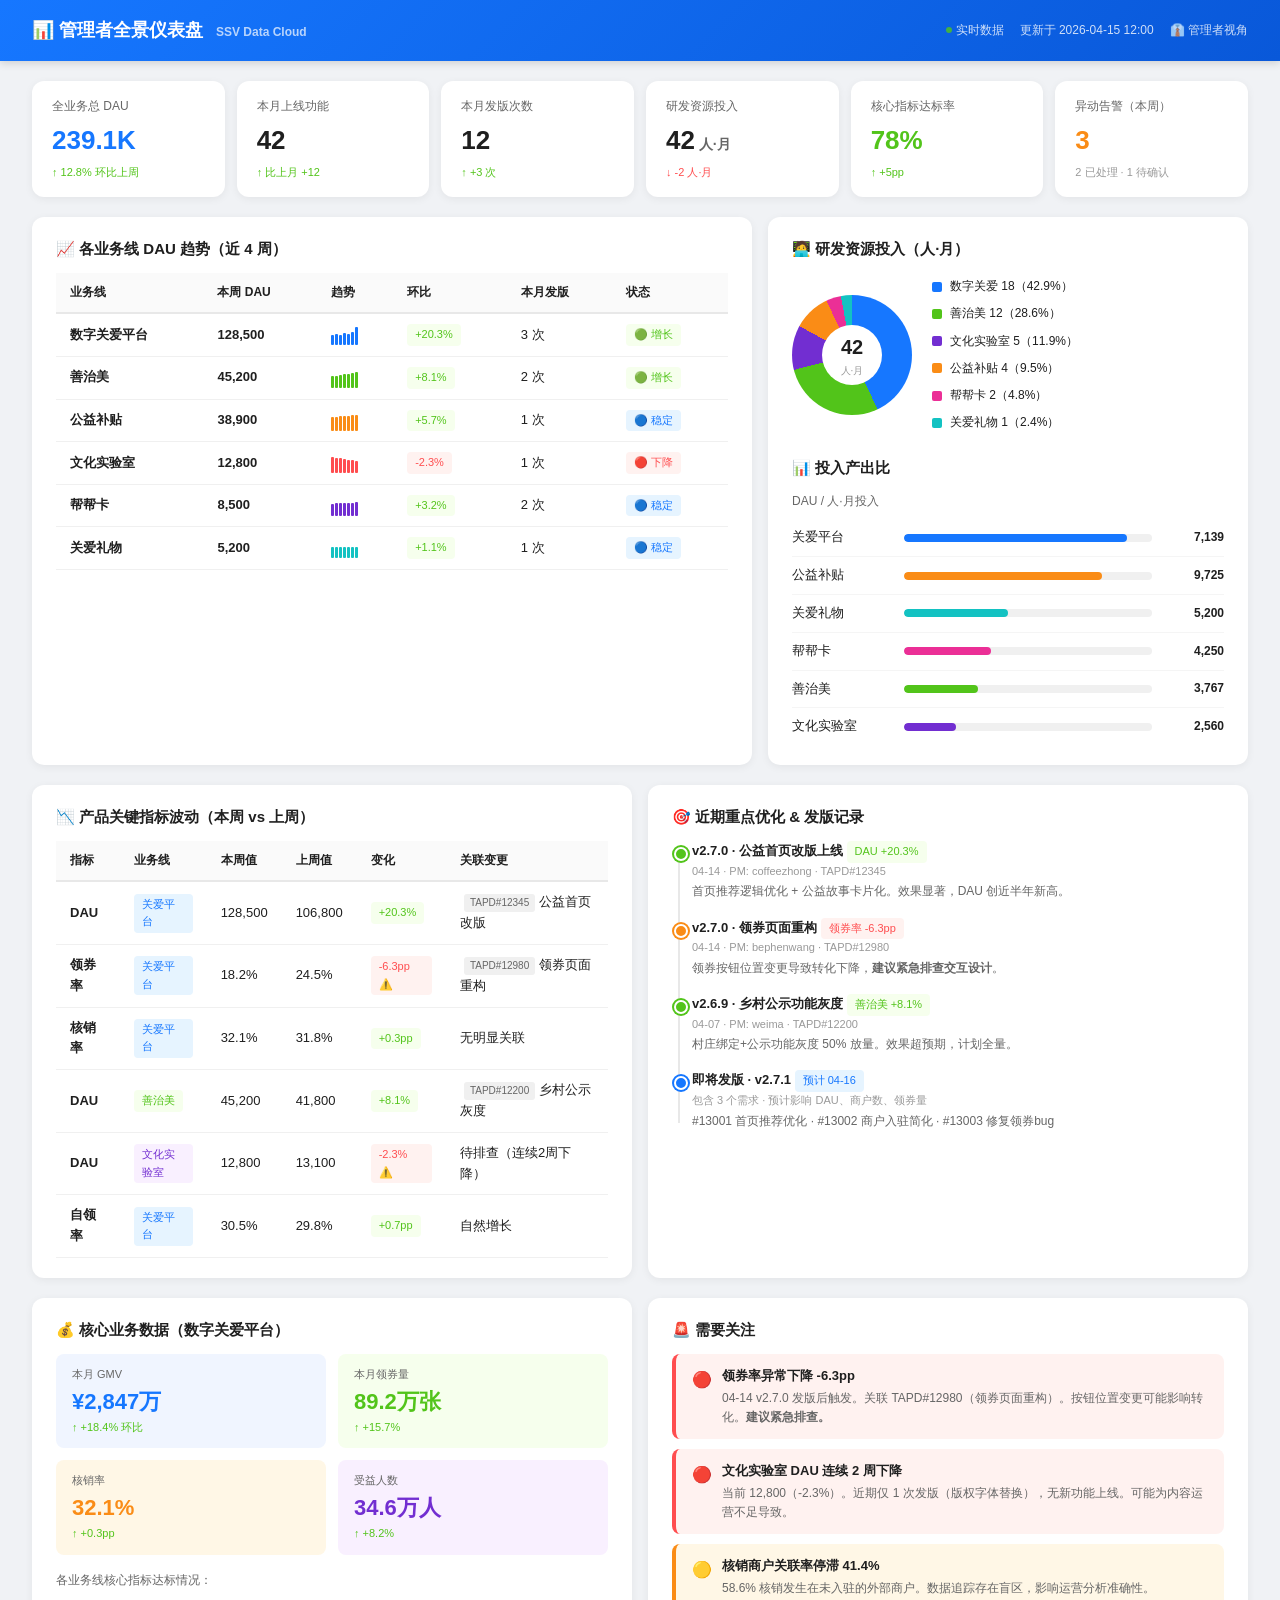
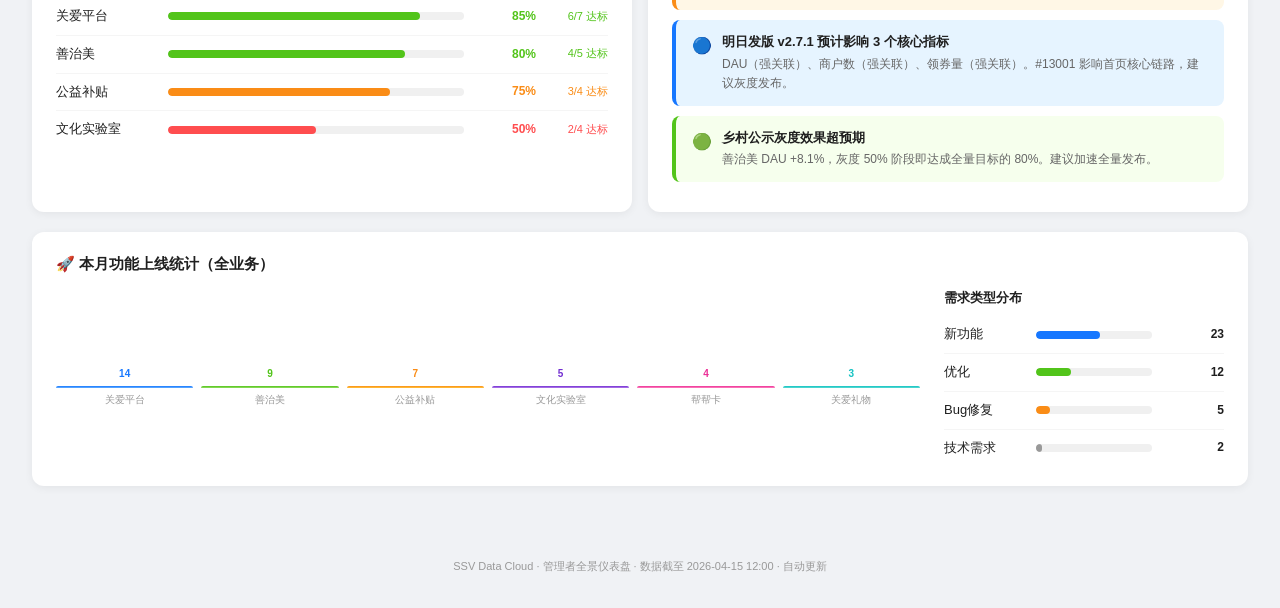
<file: dashboard-boss.html>
<!DOCTYPE html>
<html lang="zh-CN">
<head>
<meta charset="UTF-8">
<meta name="viewport" content="width=device-width, initial-scale=1.0">
<title>SSV Data Cloud · 管理者全景仪表盘</title>
<style>
  :root {
    --primary: #1677ff;
    --primary-light: #e6f4ff;
    --bg: #f0f2f5;
    --card: #fff;
    --text: #1f1f1f;
    --text2: #666;
    --text3: #999;
    --border: #e8e8e8;
    --green: #52c41a;
    --red: #ff4d4f;
    --orange: #fa8c16;
    --blue: #1677ff;
    --purple: #722ed1;
    --cyan: #13c2c2;
    --pink: #eb2f96;
    --r: 12px;
    --shadow: 0 2px 8px rgba(0,0,0,0.06);
  }
  * { margin:0; padding:0; box-sizing:border-box; }
  body { font-family:-apple-system,BlinkMacSystemFont,"Segoe UI","PingFang SC","Microsoft YaHei",sans-serif; background:var(--bg); color:var(--text); line-height:1.6; }

  .header { background:linear-gradient(135deg,#1677ff,#0958d9); color:#fff; padding:16px 32px; position:sticky; top:0; z-index:100; box-shadow:0 2px 8px rgba(0,0,0,0.15); }
  .header-inner { max-width:1400px; margin:0 auto; display:flex; justify-content:space-between; align-items:center; }
  .header h1 { font-size:18px; font-weight:600; }
  .header-meta { font-size:12px; opacity:0.8; display:flex; gap:16px; align-items:center; }
  .header-meta .live { display:inline-flex; align-items:center; gap:4px; }
  .header-meta .live::before { content:''; width:6px; height:6px; border-radius:50%; background:#52c41a; animation:pulse 2s infinite; }
  @keyframes pulse { 0%,100%{opacity:1} 50%{opacity:0.4} }

  .main { max-width:1400px; margin:0 auto; padding:20px 32px; }

  /* KPI strip */
  .kpi-strip { display:grid; grid-template-columns:repeat(6,1fr); gap:12px; margin-bottom:20px; }
  .kpi { background:var(--card); border-radius:var(--r); padding:16px 20px; box-shadow:var(--shadow); }
  .kpi-label { font-size:12px; color:var(--text2); margin-bottom:4px; }
  .kpi-value { font-size:26px; font-weight:700; }
  .kpi-change { font-size:11px; margin-top:2px; }
  .kpi-change.up { color:var(--green); }
  .kpi-change.down { color:var(--red); }
  .kpi-change.flat { color:var(--text3); }

  /* Section */
  .section { margin-bottom:20px; }
  .section-title { font-size:15px; font-weight:600; margin-bottom:12px; display:flex; align-items:center; gap:8px; }

  /* Card */
  .card { background:var(--card); border-radius:var(--r); padding:20px 24px; box-shadow:var(--shadow); }

  /* Grid layouts */
  .grid-2 { display:grid; grid-template-columns:1fr 1fr; gap:16px; }
  .grid-3 { display:grid; grid-template-columns:1fr 1fr 1fr; gap:16px; }
  .grid-23 { display:grid; grid-template-columns:2fr 1fr; gap:16px; }
  .grid-32 { display:grid; grid-template-columns:3fr 2fr; gap:16px; }

  /* Table */
  table { width:100%; border-collapse:collapse; font-size:13px; }
  th { background:#fafafa; text-align:left; padding:10px 14px; font-weight:600; border-bottom:2px solid var(--border); font-size:12px; }
  td { padding:10px 14px; border-bottom:1px solid #f0f0f0; }
  tr:hover td { background:#fafafa; }

  /* Badge */
  .b { display:inline-block; padding:2px 8px; border-radius:4px; font-size:11px; font-weight:500; }
  .b-green { background:#f6ffed; color:#52c41a; }
  .b-red { background:#fff2f0; color:#ff4d4f; }
  .b-blue { background:#e6f4ff; color:#1677ff; }
  .b-orange { background:#fff7e6; color:#fa8c16; }
  .b-purple { background:#f9f0ff; color:#722ed1; }

  /* Bar chart */
  .bars { display:flex; align-items:flex-end; gap:8px; height:140px; }
  .bar-group { flex:1; display:flex; flex-direction:column; align-items:center; gap:4px; }
  .bar { width:100%; border-radius:4px 4px 0 0; transition:height 0.6s; min-height:2px; }
  .bar-label { font-size:10px; color:var(--text3); text-align:center; }
  .bar-val { font-size:10px; font-weight:600; }

  /* Donut placeholder */
  .donut-container { display:flex; align-items:center; gap:20px; }
  .donut { width:120px; height:120px; border-radius:50%; position:relative; }
  .donut::after { content:''; position:absolute; top:25%; left:25%; width:50%; height:50%; background:#fff; border-radius:50%; }
  .donut-center { position:absolute; top:50%; left:50%; transform:translate(-50%,-50%); z-index:1; text-align:center; }
  .donut-center .val { font-size:20px; font-weight:700; }
  .donut-center .lbl { font-size:10px; color:var(--text3); }
  .donut-legend { font-size:12px; }
  .donut-legend div { padding:4px 0; display:flex; align-items:center; gap:8px; }
  .donut-legend .dot { width:10px; height:10px; border-radius:2px; }

  /* Trend line (CSS only) */
  .trend-row { display:flex; align-items:center; gap:12px; padding:8px 0; border-bottom:1px solid #f5f5f5; }
  .trend-row:last-child { border-bottom:none; }
  .trend-name { width:100px; font-size:13px; font-weight:500; }
  .trend-bar-bg { flex:1; height:8px; background:#f0f0f0; border-radius:4px; overflow:hidden; }
  .trend-bar-fill { height:100%; border-radius:4px; transition:width 0.8s; }
  .trend-val { width:60px; text-align:right; font-size:12px; font-weight:600; }
  .trend-change { width:60px; text-align:right; font-size:11px; }

  /* Alert */
  .alert { padding:12px 16px; border-radius:8px; font-size:13px; margin-bottom:10px; display:flex; gap:10px; align-items:flex-start; }
  .alert-danger { background:#fff2f0; border-left:4px solid var(--red); }
  .alert-warning { background:#fff7e6; border-left:4px solid var(--orange); }
  .alert-info { background:#e6f4ff; border-left:4px solid var(--blue); }
  .alert-success { background:#f6ffed; border-left:4px solid var(--green); }
  .alert-icon { font-size:16px; flex-shrink:0; margin-top:1px; }
  .alert-content { flex:1; }
  .alert-title { font-weight:600; margin-bottom:2px; }
  .alert-desc { font-size:12px; color:var(--text2); }

  /* Timeline */
  .tl { position:relative; padding-left:20px; }
  .tl::before { content:''; position:absolute; left:6px; top:8px; bottom:8px; width:2px; background:#e8e8e8; }
  .tl-item { position:relative; padding-bottom:16px; }
  .tl-item:last-child { padding-bottom:0; }
  .tl-item::before { content:''; position:absolute; left:-18px; top:6px; width:10px; height:10px; border-radius:50%; border:2px solid #fff; }
  .tl-item.green::before { background:var(--green); box-shadow:0 0 0 2px var(--green); }
  .tl-item.blue::before { background:var(--blue); box-shadow:0 0 0 2px var(--blue); }
  .tl-item.orange::before { background:var(--orange); box-shadow:0 0 0 2px var(--orange); }
  .tl-title { font-size:13px; font-weight:600; }
  .tl-meta { font-size:11px; color:var(--text3); }
  .tl-desc { font-size:12px; color:var(--text2); margin-top:2px; }

  /* Mini sparkline */
  .spark { display:inline-flex; align-items:flex-end; gap:1px; height:20px; vertical-align:middle; }
  .spark span { display:block; width:3px; border-radius:1px; }

  /* Tag */
  .tag { display:inline-block; padding:1px 6px; border-radius:3px; font-size:10px; background:#f0f0f0; color:var(--text2); margin-left:4px; }

  .footer { text-align:center; padding:32px; font-size:11px; color:var(--text3); }

  @media(max-width:1000px) {
    .kpi-strip { grid-template-columns:repeat(3,1fr); }
    .grid-2,.grid-3,.grid-23,.grid-32 { grid-template-columns:1fr; }
  }
</style>
</head>
<body>

<div class="header">
  <div class="header-inner">
    <h1>📊 管理者全景仪表盘 <span style="font-size:12px;opacity:0.7;margin-left:8px;">SSV Data Cloud</span></h1>
    <div class="header-meta">
      <div class="live">实时数据</div>
      <span>更新于 2026-04-15 12:00</span>
      <span>👔 管理者视角</span>
    </div>
  </div>
</div>

<div class="main">

  <!-- ===== KPI Strip ===== -->
  <div class="kpi-strip">
    <div class="kpi">
      <div class="kpi-label">全业务总 DAU</div>
      <div class="kpi-value" style="color:var(--blue)">239.1K</div>
      <div class="kpi-change up">↑ 12.8% 环比上周</div>
    </div>
    <div class="kpi">
      <div class="kpi-label">本月上线功能</div>
      <div class="kpi-value">42</div>
      <div class="kpi-change up">↑ 比上月 +12</div>
    </div>
    <div class="kpi">
      <div class="kpi-label">本月发版次数</div>
      <div class="kpi-value">12</div>
      <div class="kpi-change up">↑ +3 次</div>
    </div>
    <div class="kpi">
      <div class="kpi-label">研发资源投入</div>
      <div class="kpi-value">42<span style="font-size:14px;color:var(--text2)"> 人·月</span></div>
      <div class="kpi-change down">↓ -2 人·月</div>
    </div>
    <div class="kpi">
      <div class="kpi-label">核心指标达标率</div>
      <div class="kpi-value" style="color:var(--green)">78%</div>
      <div class="kpi-change up">↑ +5pp</div>
    </div>
    <div class="kpi">
      <div class="kpi-label">异动告警（本周）</div>
      <div class="kpi-value" style="color:var(--orange)">3</div>
      <div class="kpi-change flat">2 已处理 · 1 待确认</div>
    </div>
  </div>

  <!-- ===== 业务全景 + 资源投入 ===== -->
  <div class="section">
    <div class="grid-32">
      <!-- 业务 DAU 对比 -->
      <div class="card">
        <div class="section-title">📈 各业务线 DAU 趋势（近 4 周）</div>
        <table>
          <thead>
            <tr><th>业务线</th><th>本周 DAU</th><th>趋势</th><th>环比</th><th>本月发版</th><th>状态</th></tr>
          </thead>
          <tbody>
            <tr>
              <td><strong>数字关爱平台</strong></td>
              <td style="font-weight:700">128,500</td>
              <td>
                <div class="spark">
                  <span style="height:50%;background:var(--blue)"></span>
                  <span style="height:55%;background:var(--blue)"></span>
                  <span style="height:52%;background:var(--blue)"></span>
                  <span style="height:60%;background:var(--blue)"></span>
                  <span style="height:58%;background:var(--blue)"></span>
                  <span style="height:65%;background:var(--blue)"></span>
                  <span style="height:90%;background:var(--blue)"></span>
                </div>
              </td>
              <td><span class="b b-green">+20.3%</span></td>
              <td>3 次</td>
              <td><span class="b b-green">🟢 增长</span></td>
            </tr>
            <tr>
              <td><strong>善治美</strong></td>
              <td style="font-weight:700">45,200</td>
              <td>
                <div class="spark">
                  <span style="height:60%;background:var(--green)"></span>
                  <span style="height:62%;background:var(--green)"></span>
                  <span style="height:65%;background:var(--green)"></span>
                  <span style="height:68%;background:var(--green)"></span>
                  <span style="height:72%;background:var(--green)"></span>
                  <span style="height:75%;background:var(--green)"></span>
                  <span style="height:82%;background:var(--green)"></span>
                </div>
              </td>
              <td><span class="b b-green">+8.1%</span></td>
              <td>2 次</td>
              <td><span class="b b-green">🟢 增长</span></td>
            </tr>
            <tr>
              <td><strong>公益补贴</strong></td>
              <td style="font-weight:700">38,900</td>
              <td>
                <div class="spark">
                  <span style="height:70%;background:var(--orange)"></span>
                  <span style="height:68%;background:var(--orange)"></span>
                  <span style="height:72%;background:var(--orange)"></span>
                  <span style="height:75%;background:var(--orange)"></span>
                  <span style="height:74%;background:var(--orange)"></span>
                  <span style="height:76%;background:var(--orange)"></span>
                  <span style="height:78%;background:var(--orange)"></span>
                </div>
              </td>
              <td><span class="b b-green">+5.7%</span></td>
              <td>1 次</td>
              <td><span class="b b-blue">🔵 稳定</span></td>
            </tr>
            <tr>
              <td><strong>文化实验室</strong></td>
              <td style="font-weight:700">12,800</td>
              <td>
                <div class="spark">
                  <span style="height:80%;background:var(--red)"></span>
                  <span style="height:78%;background:var(--red)"></span>
                  <span style="height:75%;background:var(--red)"></span>
                  <span style="height:70%;background:var(--red)"></span>
                  <span style="height:68%;background:var(--red)"></span>
                  <span style="height:65%;background:var(--red)"></span>
                  <span style="height:62%;background:var(--red)"></span>
                </div>
              </td>
              <td><span class="b b-red">-2.3%</span></td>
              <td>1 次</td>
              <td><span class="b b-red">🔴 下降</span></td>
            </tr>
            <tr>
              <td><strong>帮帮卡</strong></td>
              <td style="font-weight:700">8,500</td>
              <td>
                <div class="spark">
                  <span style="height:60%;background:var(--purple)"></span>
                  <span style="height:62%;background:var(--purple)"></span>
                  <span style="height:64%;background:var(--purple)"></span>
                  <span style="height:63%;background:var(--purple)"></span>
                  <span style="height:65%;background:var(--purple)"></span>
                  <span style="height:66%;background:var(--purple)"></span>
                  <span style="height:68%;background:var(--purple)"></span>
                </div>
              </td>
              <td><span class="b b-green">+3.2%</span></td>
              <td>2 次</td>
              <td><span class="b b-blue">🔵 稳定</span></td>
            </tr>
            <tr>
              <td><strong>关爱礼物</strong></td>
              <td style="font-weight:700">5,200</td>
              <td>
                <div class="spark">
                  <span style="height:55%;background:var(--cyan)"></span>
                  <span style="height:56%;background:var(--cyan)"></span>
                  <span style="height:55%;background:var(--cyan)"></span>
                  <span style="height:57%;background:var(--cyan)"></span>
                  <span style="height:56%;background:var(--cyan)"></span>
                  <span style="height:58%;background:var(--cyan)"></span>
                  <span style="height:57%;background:var(--cyan)"></span>
                </div>
              </td>
              <td><span class="b b-green">+1.1%</span></td>
              <td>1 次</td>
              <td><span class="b b-blue">🔵 稳定</span></td>
            </tr>
          </tbody>
        </table>
      </div>

      <!-- 资源投入 -->
      <div class="card">
        <div class="section-title">🧑‍💻 研发资源投入（人·月）</div>
        <div class="donut-container" style="margin-bottom:20px;">
          <div class="donut" style="background:conic-gradient(var(--blue) 0% 43%, var(--green) 43% 71%, var(--purple) 71% 83%, var(--orange) 83% 93%, var(--pink) 93% 97%, var(--cyan) 97% 100%);">
            <div class="donut-center"><div class="val">42</div><div class="lbl">人·月</div></div>
          </div>
          <div class="donut-legend">
            <div><div class="dot" style="background:var(--blue)"></div>数字关爱 18（42.9%）</div>
            <div><div class="dot" style="background:var(--green)"></div>善治美 12（28.6%）</div>
            <div><div class="dot" style="background:var(--purple)"></div>文化实验室 5（11.9%）</div>
            <div><div class="dot" style="background:var(--orange)"></div>公益补贴 4（9.5%）</div>
            <div><div class="dot" style="background:var(--pink)"></div>帮帮卡 2（4.8%）</div>
            <div><div class="dot" style="background:var(--cyan)"></div>关爱礼物 1（2.4%）</div>
          </div>
        </div>
        <div class="section-title" style="margin-top:16px;">📊 投入产出比</div>
        <div style="font-size:12px;color:var(--text2);margin-bottom:8px;">DAU / 人·月投入</div>
        <div class="trend-row">
          <div class="trend-name">关爱平台</div>
          <div class="trend-bar-bg"><div class="trend-bar-fill" style="width:90%;background:var(--blue)"></div></div>
          <div class="trend-val">7,139</div>
        </div>
        <div class="trend-row">
          <div class="trend-name">公益补贴</div>
          <div class="trend-bar-bg"><div class="trend-bar-fill" style="width:80%;background:var(--orange)"></div></div>
          <div class="trend-val">9,725</div>
        </div>
        <div class="trend-row">
          <div class="trend-name">关爱礼物</div>
          <div class="trend-bar-bg"><div class="trend-bar-fill" style="width:42%;background:var(--cyan)"></div></div>
          <div class="trend-val">5,200</div>
        </div>
        <div class="trend-row">
          <div class="trend-name">帮帮卡</div>
          <div class="trend-bar-bg"><div class="trend-bar-fill" style="width:35%;background:var(--pink)"></div></div>
          <div class="trend-val">4,250</div>
        </div>
        <div class="trend-row">
          <div class="trend-name">善治美</div>
          <div class="trend-bar-bg"><div class="trend-bar-fill" style="width:30%;background:var(--green)"></div></div>
          <div class="trend-val">3,767</div>
        </div>
        <div class="trend-row">
          <div class="trend-name">文化实验室</div>
          <div class="trend-bar-bg"><div class="trend-bar-fill" style="width:21%;background:var(--purple)"></div></div>
          <div class="trend-val">2,560</div>
        </div>
      </div>
    </div>
  </div>

  <!-- ===== 产品波动 + 近期重点 ===== -->
  <div class="section">
    <div class="grid-2">
      <!-- 产品波动 -->
      <div class="card">
        <div class="section-title">📉 产品关键指标波动（本周 vs 上周）</div>
        <table>
          <thead><tr><th>指标</th><th>业务线</th><th>本周值</th><th>上周值</th><th>变化</th><th>关联变更</th></tr></thead>
          <tbody>
            <tr>
              <td><strong>DAU</strong></td>
              <td><span class="b b-blue">关爱平台</span></td>
              <td>128,500</td>
              <td>106,800</td>
              <td><span class="b b-green">+20.3%</span></td>
              <td><span class="tag">TAPD#12345</span> 公益首页改版</td>
            </tr>
            <tr>
              <td><strong>领券率</strong></td>
              <td><span class="b b-blue">关爱平台</span></td>
              <td>18.2%</td>
              <td>24.5%</td>
              <td><span class="b b-red">-6.3pp ⚠️</span></td>
              <td><span class="tag">TAPD#12980</span> 领券页面重构</td>
            </tr>
            <tr>
              <td><strong>核销率</strong></td>
              <td><span class="b b-blue">关爱平台</span></td>
              <td>32.1%</td>
              <td>31.8%</td>
              <td><span class="b b-green">+0.3pp</span></td>
              <td>无明显关联</td>
            </tr>
            <tr>
              <td><strong>DAU</strong></td>
              <td><span class="b b-green">善治美</span></td>
              <td>45,200</td>
              <td>41,800</td>
              <td><span class="b b-green">+8.1%</span></td>
              <td><span class="tag">TAPD#12200</span> 乡村公示灰度</td>
            </tr>
            <tr>
              <td><strong>DAU</strong></td>
              <td><span class="b b-purple">文化实验室</span></td>
              <td>12,800</td>
              <td>13,100</td>
              <td><span class="b b-red">-2.3% ⚠️</span></td>
              <td>待排查（连续2周下降）</td>
            </tr>
            <tr>
              <td><strong>自领率</strong></td>
              <td><span class="b b-blue">关爱平台</span></td>
              <td>30.5%</td>
              <td>29.8%</td>
              <td><span class="b b-green">+0.7pp</span></td>
              <td>自然增长</td>
            </tr>
          </tbody>
        </table>
      </div>

      <!-- 近期重点优化 -->
      <div class="card">
        <div class="section-title">🎯 近期重点优化 & 发版记录</div>
        <div class="tl">
          <div class="tl-item green">
            <div class="tl-title">v2.7.0 · 公益首页改版上线 <span class="b b-green">DAU +20.3%</span></div>
            <div class="tl-meta">04-14 · PM: coffeezhong · TAPD#12345</div>
            <div class="tl-desc">首页推荐逻辑优化 + 公益故事卡片化。效果显著，DAU 创近半年新高。</div>
          </div>
          <div class="tl-item orange">
            <div class="tl-title">v2.7.0 · 领券页面重构 <span class="b b-red">领券率 -6.3pp</span></div>
            <div class="tl-meta">04-14 · PM: bephenwang · TAPD#12980</div>
            <div class="tl-desc">领券按钮位置变更导致转化下降，<strong>建议紧急排查交互设计</strong>。</div>
          </div>
          <div class="tl-item green">
            <div class="tl-title">v2.6.9 · 乡村公示功能灰度 <span class="b b-green">善治美 +8.1%</span></div>
            <div class="tl-meta">04-07 · PM: weima · TAPD#12200</div>
            <div class="tl-desc">村庄绑定+公示功能灰度 50% 放量。效果超预期，计划全量。</div>
          </div>
          <div class="tl-item blue">
            <div class="tl-title">即将发版 · v2.7.1 <span class="b b-blue">预计 04-16</span></div>
            <div class="tl-meta">包含 3 个需求 · 预计影响 DAU、商户数、领券量</div>
            <div class="tl-desc">#13001 首页推荐优化 · #13002 商户入驻简化 · #13003 修复领券bug</div>
          </div>
        </div>
      </div>
    </div>
  </div>

  <!-- ===== 数据情况 ===== -->
  <div class="section">
    <div class="grid-2">
      <!-- 核心数据看板 -->
      <div class="card">
        <div class="section-title">💰 核心业务数据（数字关爱平台）</div>
        <div style="display:grid;grid-template-columns:1fr 1fr;gap:12px;margin-bottom:16px;">
          <div style="background:#f0f5ff;border-radius:8px;padding:12px 16px;">
            <div style="font-size:11px;color:var(--text2)">本月 GMV</div>
            <div style="font-size:22px;font-weight:700;color:var(--blue)">¥2,847万</div>
            <div style="font-size:11px;color:var(--green)">↑ +18.4% 环比</div>
          </div>
          <div style="background:#f6ffed;border-radius:8px;padding:12px 16px;">
            <div style="font-size:11px;color:var(--text2)">本月领券量</div>
            <div style="font-size:22px;font-weight:700;color:var(--green)">89.2万张</div>
            <div style="font-size:11px;color:var(--green)">↑ +15.7%</div>
          </div>
          <div style="background:#fff7e6;border-radius:8px;padding:12px 16px;">
            <div style="font-size:11px;color:var(--text2)">核销率</div>
            <div style="font-size:22px;font-weight:700;color:var(--orange)">32.1%</div>
            <div style="font-size:11px;color:var(--green)">↑ +0.3pp</div>
          </div>
          <div style="background:#f9f0ff;border-radius:8px;padding:12px 16px;">
            <div style="font-size:11px;color:var(--text2)">受益人数</div>
            <div style="font-size:22px;font-weight:700;color:var(--purple)">34.6万人</div>
            <div style="font-size:11px;color:var(--green)">↑ +8.2%</div>
          </div>
        </div>
        <div style="font-size:12px;color:var(--text2);margin-bottom:8px;">各业务线核心指标达标情况：</div>
        <div class="trend-row">
          <div class="trend-name">关爱平台</div>
          <div class="trend-bar-bg"><div class="trend-bar-fill" style="width:85%;background:var(--green)"></div></div>
          <div class="trend-val" style="color:var(--green)">85%</div>
          <div class="trend-change" style="color:var(--green)">6/7 达标</div>
        </div>
        <div class="trend-row">
          <div class="trend-name">善治美</div>
          <div class="trend-bar-bg"><div class="trend-bar-fill" style="width:80%;background:var(--green)"></div></div>
          <div class="trend-val" style="color:var(--green)">80%</div>
          <div class="trend-change" style="color:var(--green)">4/5 达标</div>
        </div>
        <div class="trend-row">
          <div class="trend-name">公益补贴</div>
          <div class="trend-bar-bg"><div class="trend-bar-fill" style="width:75%;background:var(--orange)"></div></div>
          <div class="trend-val" style="color:var(--orange)">75%</div>
          <div class="trend-change" style="color:var(--orange)">3/4 达标</div>
        </div>
        <div class="trend-row">
          <div class="trend-name">文化实验室</div>
          <div class="trend-bar-bg"><div class="trend-bar-fill" style="width:50%;background:var(--red)"></div></div>
          <div class="trend-val" style="color:var(--red)">50%</div>
          <div class="trend-change" style="color:var(--red)">2/4 达标</div>
        </div>
      </div>

      <!-- 告警 & 关注 -->
      <div class="card">
        <div class="section-title">🚨 需要关注</div>
        <div class="alert alert-danger">
          <div class="alert-icon">🔴</div>
          <div class="alert-content">
            <div class="alert-title">领券率异常下降 -6.3pp</div>
            <div class="alert-desc">04-14 v2.7.0 发版后触发。关联 TAPD#12980（领券页面重构）。按钮位置变更可能影响转化。<strong>建议紧急排查。</strong></div>
          </div>
        </div>
        <div class="alert alert-danger">
          <div class="alert-icon">🔴</div>
          <div class="alert-content">
            <div class="alert-title">文化实验室 DAU 连续 2 周下降</div>
            <div class="alert-desc">当前 12,800（-2.3%）。近期仅 1 次发版（版权字体替换），无新功能上线。可能为内容运营不足导致。</div>
          </div>
        </div>
        <div class="alert alert-warning">
          <div class="alert-icon">🟡</div>
          <div class="alert-content">
            <div class="alert-title">核销商户关联率停滞 41.4%</div>
            <div class="alert-desc">58.6% 核销发生在未入驻的外部商户。数据追踪存在盲区，影响运营分析准确性。</div>
          </div>
        </div>
        <div class="alert alert-info">
          <div class="alert-icon">🔵</div>
          <div class="alert-content">
            <div class="alert-title">明日发版 v2.7.1 预计影响 3 个核心指标</div>
            <div class="alert-desc">DAU（强关联）、商户数（强关联）、领券量（强关联）。#13001 影响首页核心链路，建议灰度发布。</div>
          </div>
        </div>
        <div class="alert alert-success">
          <div class="alert-icon">🟢</div>
          <div class="alert-content">
            <div class="alert-title">乡村公示灰度效果超预期</div>
            <div class="alert-desc">善治美 DAU +8.1%，灰度 50% 阶段即达成全量目标的 80%。建议加速全量发布。</div>
          </div>
        </div>
      </div>
    </div>
  </div>

  <!-- ===== 全业务功能上线统计 ===== -->
  <div class="section">
    <div class="card">
      <div class="section-title">🚀 本月功能上线统计（全业务）</div>
      <div style="display:flex;gap:24px;">
        <div style="flex:1;">
          <div style="margin-bottom:16px;">
            <div class="bars" style="height:120px;">
              <div class="bar-group">
                <div class="bar-val" style="color:var(--blue)">14</div>
                <div class="bar" style="height:100%;background:linear-gradient(180deg,var(--blue),#69b1ff)"></div>
                <div class="bar-label">关爱平台</div>
              </div>
              <div class="bar-group">
                <div class="bar-val" style="color:var(--green)">9</div>
                <div class="bar" style="height:64%;background:linear-gradient(180deg,var(--green),#95de64)"></div>
                <div class="bar-label">善治美</div>
              </div>
              <div class="bar-group">
                <div class="bar-val" style="color:var(--orange)">7</div>
                <div class="bar" style="height:50%;background:linear-gradient(180deg,var(--orange),#ffc53d)"></div>
                <div class="bar-label">公益补贴</div>
              </div>
              <div class="bar-group">
                <div class="bar-val" style="color:var(--purple)">5</div>
                <div class="bar" style="height:36%;background:linear-gradient(180deg,var(--purple),#b37feb)"></div>
                <div class="bar-label">文化实验室</div>
              </div>
              <div class="bar-group">
                <div class="bar-val" style="color:var(--pink)">4</div>
                <div class="bar" style="height:28%;background:linear-gradient(180deg,var(--pink),#ff85c0)"></div>
                <div class="bar-label">帮帮卡</div>
              </div>
              <div class="bar-group">
                <div class="bar-val" style="color:var(--cyan)">3</div>
                <div class="bar" style="height:21%;background:linear-gradient(180deg,var(--cyan),#5cdbd3)"></div>
                <div class="bar-label">关爱礼物</div>
              </div>
            </div>
          </div>
        </div>
        <div style="width:280px;">
          <div style="font-size:13px;font-weight:600;margin-bottom:8px;">需求类型分布</div>
          <div class="trend-row">
            <div class="trend-name" style="width:80px">新功能</div>
            <div class="trend-bar-bg"><div class="trend-bar-fill" style="width:55%;background:var(--blue)"></div></div>
            <div class="trend-val">23</div>
          </div>
          <div class="trend-row">
            <div class="trend-name" style="width:80px">优化</div>
            <div class="trend-bar-bg"><div class="trend-bar-fill" style="width:30%;background:var(--green)"></div></div>
            <div class="trend-val">12</div>
          </div>
          <div class="trend-row">
            <div class="trend-name" style="width:80px">Bug修复</div>
            <div class="trend-bar-bg"><div class="trend-bar-fill" style="width:12%;background:var(--orange)"></div></div>
            <div class="trend-val">5</div>
          </div>
          <div class="trend-row">
            <div class="trend-name" style="width:80px">技术需求</div>
            <div class="trend-bar-bg"><div class="trend-bar-fill" style="width:5%;background:var(--text3)"></div></div>
            <div class="trend-val">2</div>
          </div>
        </div>
      </div>
    </div>
  </div>

</div>

<div class="footer">
  SSV Data Cloud · 管理者全景仪表盘 · 数据截至 2026-04-15 12:00 · 自动更新
</div>

</body>
</html>
</file>
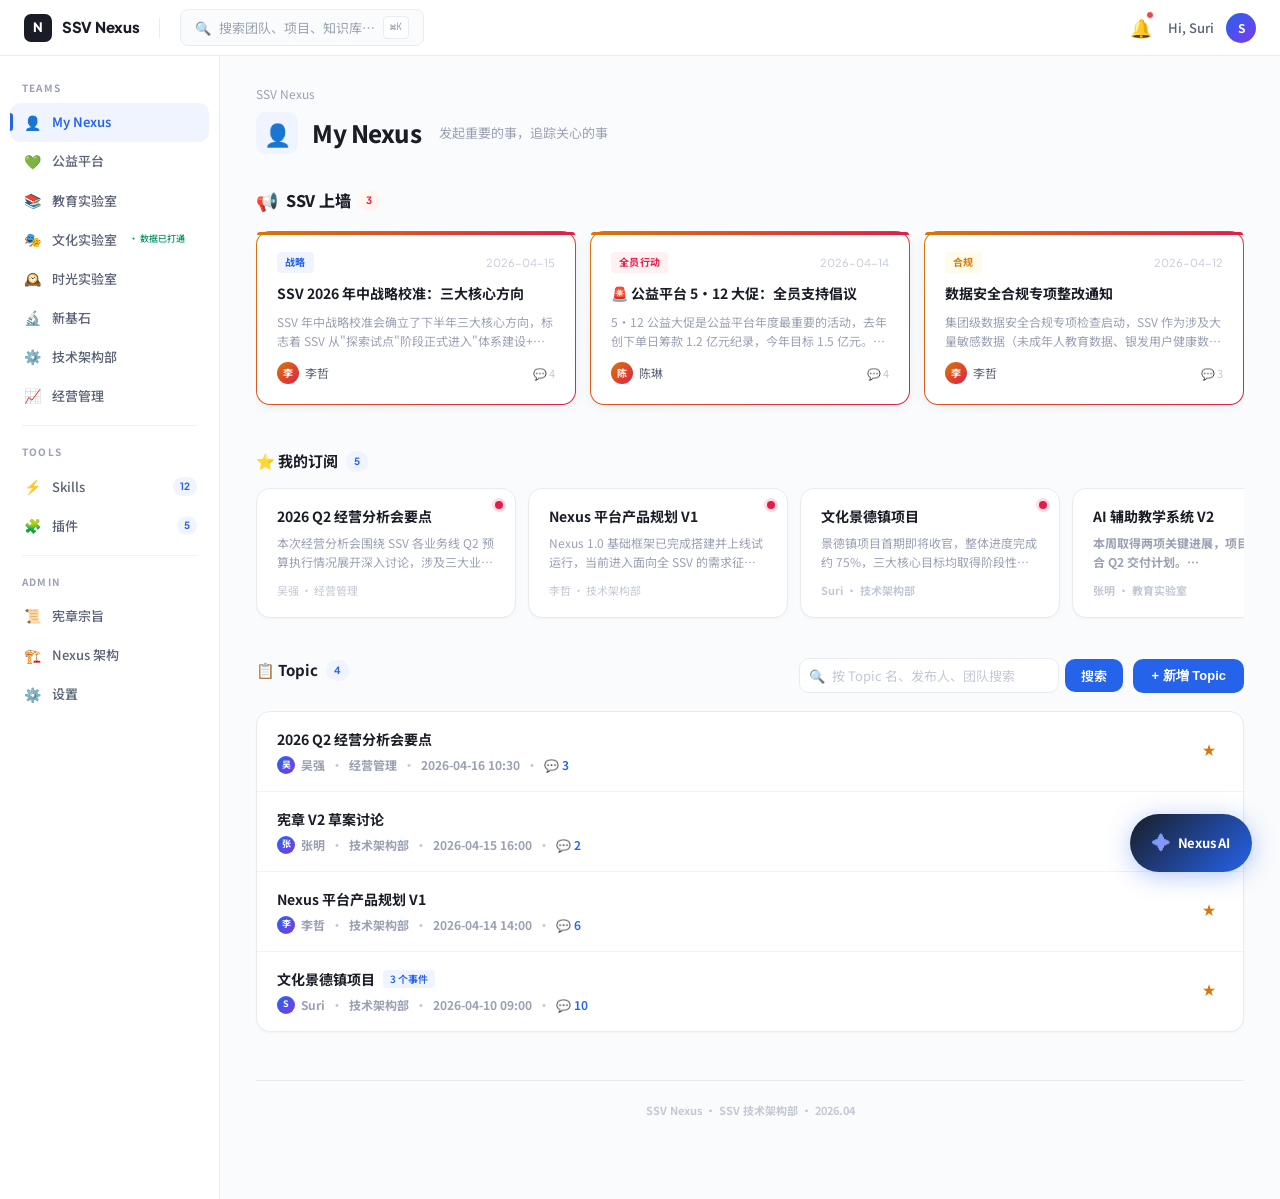
<file: nexus.html>
<!DOCTYPE html>
<html lang="zh-CN">
<head>
<meta charset="UTF-8">
<meta name="viewport" content="width=device-width, initial-scale=1.0">
<title>SSV Nexus</title>
<link rel="preconnect" href="https://fonts.googleapis.com">
<link rel="preconnect" href="https://fonts.gstatic.com" crossorigin>
<link href="https://fonts.googleapis.com/css2?family=Noto+Sans+SC:wght@300;400;500;700;900&family=Plus+Jakarta+Sans:ital,wght@0,300;0,400;0,500;0,600;0,700;0,800&family=JetBrains+Mono:wght@400;500;600&display=swap" rel="stylesheet">
<link rel="stylesheet" href="nexus1.0.css">
</head>
<body>

<!-- TOP NAV -->
<nav class="top-nav">
  <div class="nav-left">
    <div class="nav-brand">
      <div class="nav-logo">N</div>
      <div class="nav-title">SSV Nexus</div>
    </div>
    <div class="nav-sep"></div>
    <div class="nav-search">
      <span>🔍</span> 搜索团队、项目、知识库…
      <kbd>⌘K</kbd>
    </div>
  </div>
  <div class="nav-right">
    <div class="nav-notification" id="navNotification" onclick="goTeam('notifications')" style="cursor:pointer">
      <span class="nav-bell">🔔</span>
      <span class="nav-bell-dot" id="navBellDot"></span>
    </div>
    <div class="nav-user-name">Hi, Suri</div>
    <div class="nav-avatar" onclick="goTeam('my-profile')" style="cursor:pointer" title="我的">S</div>
  </div>
</nav>

<!-- APP LAYOUT -->
<div class="app-layout">

<!-- SIDEBAR 纵轴 -->
<aside class="sidebar">
  <div class="sidebar-group">
    <div class="sidebar-group-label">Teams</div>
    <div class="sidebar-item active" data-team="ssver">
      <span class="sidebar-icon">👤</span> My Nexus
    </div>
    <div class="sidebar-item" data-team="gongyipingtai">
      <span class="sidebar-icon">💚</span> 公益平台
    </div>
    <div class="sidebar-item" data-team="jiaoyu">
      <span class="sidebar-icon">📚</span> 教育实验室
    </div>
    <div class="sidebar-item" data-team="wenhua">
      <span class="sidebar-icon">🎭</span> 文化实验室 <span style="font-size:9px;color:#059669;margin-left:2px">· 数据已打通</span>
    </div>
    <div class="sidebar-item" data-team="shiguang">
      <span class="sidebar-icon">🕰️</span> 时光实验室
    </div>
    <div class="sidebar-item" data-team="xinjishi">
      <span class="sidebar-icon">🔬</span> 新基石
    </div>
    <div class="sidebar-item" data-team="jishujiagou">
      <span class="sidebar-icon">⚙️</span> 技术架构部
    </div>
    <div class="sidebar-item" data-team="jingyingguanli">
      <span class="sidebar-icon">📈</span> 经营管理
    </div>
  </div>

  <div class="sidebar-divider"></div>

  <div class="sidebar-group">
    <div class="sidebar-group-label">Tools</div>
    <div class="sidebar-item" data-team="skills">
      <span class="sidebar-icon">⚡</span> Skills
      <span class="sidebar-badge">12</span>
    </div>
    <div class="sidebar-item" data-team="plugins">
      <span class="sidebar-icon">🧩</span> 插件
      <span class="sidebar-badge">5</span>
    </div>
  </div>

  <div class="sidebar-divider"></div>

  <div class="sidebar-group">
    <div class="sidebar-group-label">Admin</div>
    <div class="sidebar-item" data-team="charter">
      <span class="sidebar-icon">📜</span> 宪章宗旨
    </div>
    <div class="sidebar-item" data-team="architecture">
      <span class="sidebar-icon">🏗️</span> Nexus 架构
    </div>
    <div class="sidebar-item" data-team="settings">
      <span class="sidebar-icon">⚙️</span> 设置
    </div>
  </div>
</aside>

<!-- MAIN AREA -->
<main class="main-area" id="mainArea"></main>

</div>

<!-- Nexus AI 悬浮助手 -->
<div id="nexusAiFab" class="nexus-ai-fab" onclick="toggleNexusAi()">
  <span class="nexus-ai-fab-icon">✦</span>
  <span class="nexus-ai-fab-label">Nexus AI</span>
</div>

<div id="nexusAiPanel" class="nexus-ai-panel hidden">
  <div class="nexus-ai-header">
    <div class="nexus-ai-header-left">
      <span class="nexus-ai-logo">✦</span>
      <span class="nexus-ai-title">Nexus AI</span>
      <span class="nexus-ai-badge">Beta</span>
    </div>
    <div class="nexus-ai-header-right">
      <button class="nexus-ai-clear-btn" onclick="clearNexusAiChat()" title="清空对话">🗑️</button>
      <button class="nexus-ai-close-btn" onclick="toggleNexusAi()">✕</button>
    </div>
  </div>
  <div class="nexus-ai-messages" id="nexusAiMessages">
    <div class="nexus-ai-welcome">
      <div class="nexus-ai-welcome-icon">✦</div>
      <div class="nexus-ai-welcome-title">你好，我是 Nexus AI</div>
      <div class="nexus-ai-welcome-desc">我了解 SSV 所有 Topics、项目进展和组织信息。试试问我：</div>
      <div class="nexus-ai-suggestions">
        <button class="nexus-ai-suggest-btn" onclick="askNexusAi('景德镇项目目前进展如何？')">景德镇项目目前进展如何？</button>
        <button class="nexus-ai-suggest-btn" onclick="askNexusAi('教育实验室 Q2 有哪些风险点？')">教育实验室 Q2 有哪些风险点？</button>
        <button class="nexus-ai-suggest-btn" onclick="askNexusAi('哪些 Topic 和 Suri 相关？')">哪些 Topic 和 Suri 相关？</button>
        <button class="nexus-ai-suggest-btn" onclick="askNexusAi('SSV 各团队的 OKR 完成情况怎么样？')">SSV 各团队的 OKR 完成情况</button>
      </div>
    </div>
  </div>
  <div class="nexus-ai-input-area">
    <input type="text" class="nexus-ai-input" id="nexusAiInput" placeholder="问问 Nexus AI…" onkeydown="if(event.key==='Enter')sendNexusAi()">
    <button class="nexus-ai-send-btn" onclick="sendNexusAi()">→</button>
  </div>
</div>


<script src="nexus1.0.js"></script>
</body>
</html>
</file>
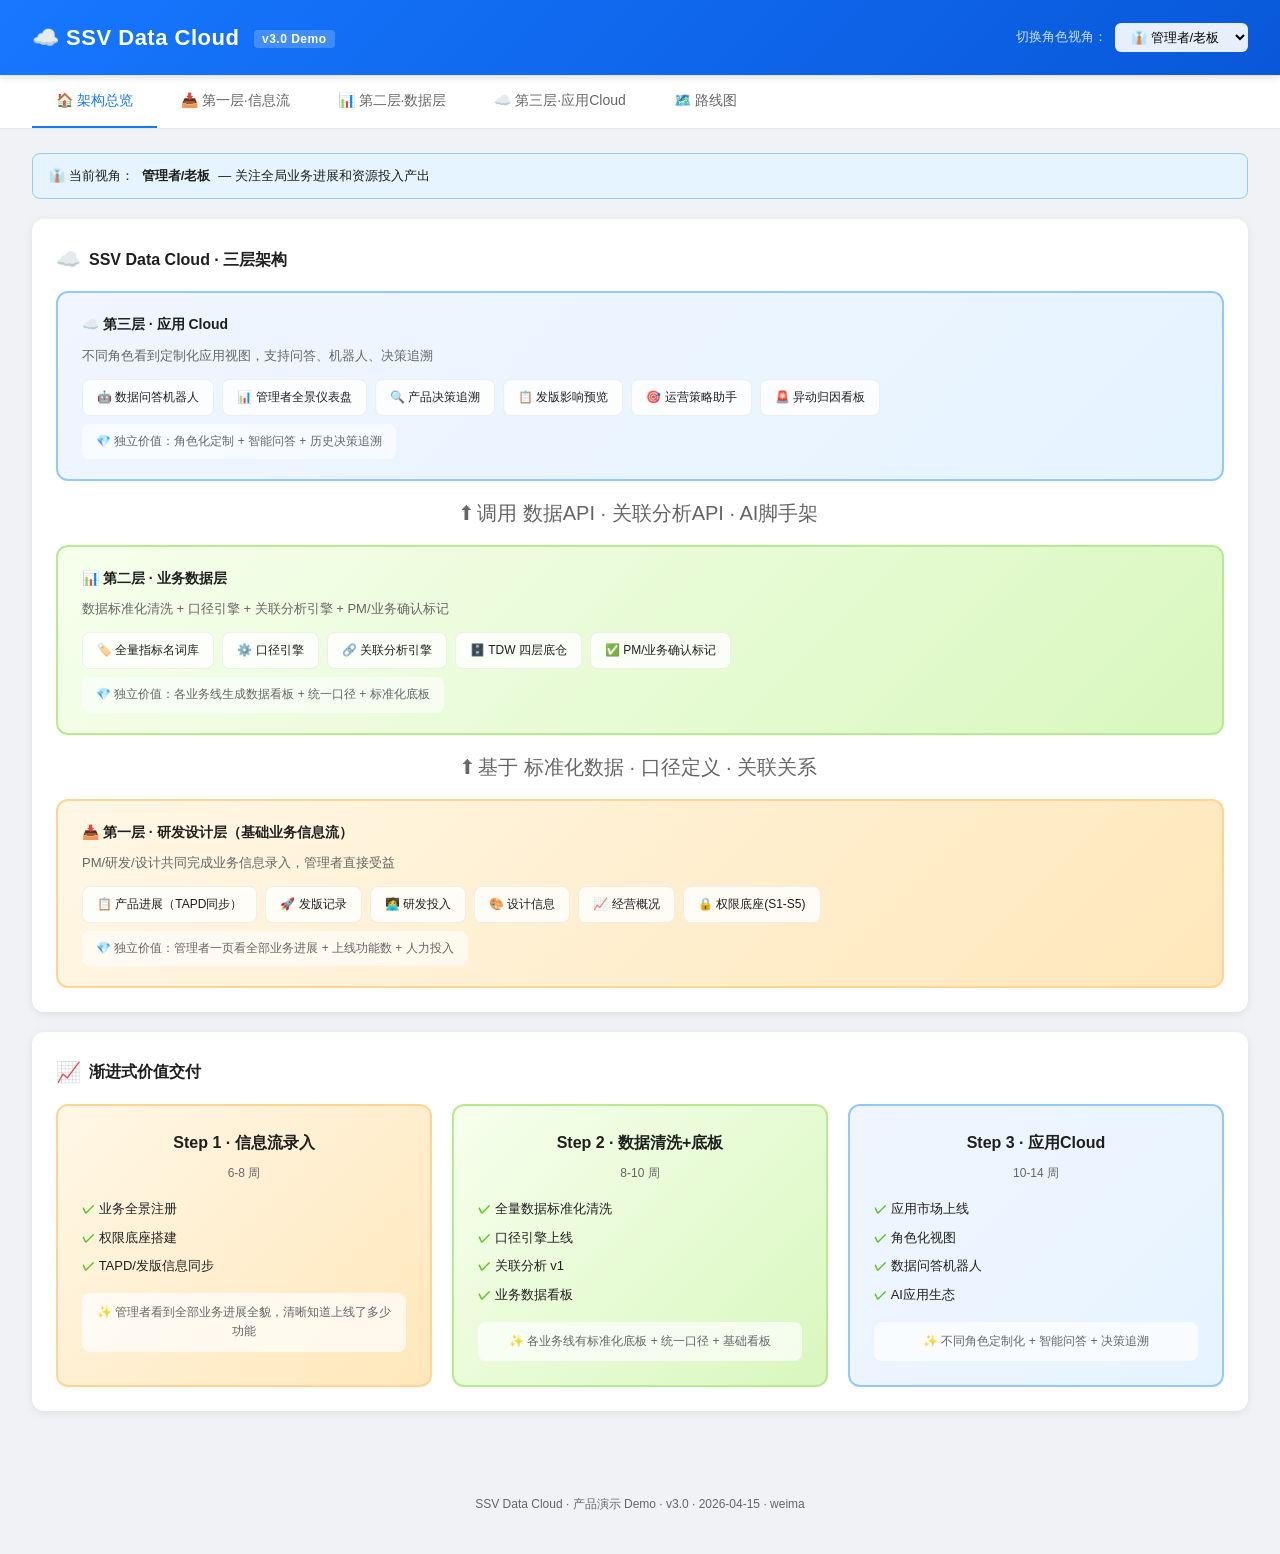
<file: ssv-data-cloud-demo.html>
<!DOCTYPE html>
<html lang="zh-CN">
<head>
<meta charset="UTF-8">
<meta name="viewport" content="width=device-width, initial-scale=1.0">
<title>SSV Data Cloud · 产品演示</title>
<style>
  :root {
    --primary: #1677ff;
    --primary-light: #e6f4ff;
    --bg: #f0f2f5;
    --card-bg: #fff;
    --text: #1f1f1f;
    --text-secondary: #666;
    --border: #e8e8e8;
    --success: #52c41a;
    --warning: #faad14;
    --danger: #ff4d4f;
    --info: #1677ff;
    --radius: 12px;
    --shadow: 0 2px 8px rgba(0,0,0,0.08);
    --shadow-hover: 0 4px 16px rgba(0,0,0,0.12);
  }
  * { margin:0; padding:0; box-sizing:border-box; }
  body { font-family: -apple-system, BlinkMacSystemFont, "Segoe UI", Roboto, "PingFang SC", "Microsoft YaHei", sans-serif; background:var(--bg); color:var(--text); line-height:1.6; }

  /* Header */
  .header { background: linear-gradient(135deg, #1677ff 0%, #0958d9 100%); color:#fff; padding:20px 32px; position:sticky; top:0; z-index:100; box-shadow:0 2px 8px rgba(0,0,0,0.15); }
  .header-inner { max-width:1400px; margin:0 auto; display:flex; justify-content:space-between; align-items:center; }
  .header h1 { font-size:22px; font-weight:600; letter-spacing:0.5px; }
  .header h1 span { font-size:12px; background:rgba(255,255,255,0.2); padding:2px 8px; border-radius:4px; margin-left:8px; vertical-align:middle; }
  .role-switcher { display:flex; gap:8px; align-items:center; }
  .role-switcher label { font-size:13px; opacity:0.8; }
  .role-switcher select { padding:6px 12px; border-radius:6px; border:none; font-size:13px; background:rgba(255,255,255,0.9); cursor:pointer; }

  /* Nav */
  .nav { background:#fff; border-bottom:1px solid var(--border); padding:0 32px; }
  .nav-inner { max-width:1400px; margin:0 auto; display:flex; gap:0; }
  .nav-tab { padding:14px 24px; font-size:14px; color:var(--text-secondary); cursor:pointer; border-bottom:2px solid transparent; transition:all 0.2s; font-weight:500; }
  .nav-tab:hover { color:var(--primary); }
  .nav-tab.active { color:var(--primary); border-bottom-color:var(--primary); }

  /* Main */
  .main { max-width:1400px; margin:0 auto; padding:24px 32px; }
  .section { display:none; }
  .section.active { display:block; }

  /* Cards */
  .card { background:var(--card-bg); border-radius:var(--radius); padding:24px; box-shadow:var(--shadow); margin-bottom:20px; }
  .card-title { font-size:16px; font-weight:600; margin-bottom:16px; display:flex; align-items:center; gap:8px; }
  .card-title .icon { font-size:20px; }

  /* Architecture diagram */
  .arch-diagram { display:flex; flex-direction:column; gap:16px; }
  .arch-layer { border-radius:var(--radius); padding:20px 24px; position:relative; }
  .arch-layer.layer3 { background:linear-gradient(135deg, #f0f5ff 0%, #e6f4ff 100%); border:2px solid #91caff; }
  .arch-layer.layer2 { background:linear-gradient(135deg, #f6ffed 0%, #d9f7be 100%); border:2px solid #b7eb8f; }
  .arch-layer.layer1 { background:linear-gradient(135deg, #fff7e6 0%, #ffe7ba 100%); border:2px solid #ffd591; }
  .arch-layer-label { font-size:14px; font-weight:700; margin-bottom:10px; }
  .arch-layer-desc { font-size:13px; color:var(--text-secondary); margin-bottom:12px; }
  .arch-modules { display:flex; flex-wrap:wrap; gap:8px; }
  .arch-module { background:rgba(255,255,255,0.8); border-radius:8px; padding:8px 14px; font-size:12px; border:1px solid rgba(0,0,0,0.06); }
  .arch-arrow { text-align:center; font-size:20px; color:var(--text-secondary); }
  .arch-value { background:rgba(255,255,255,0.6); border-radius:8px; padding:8px 14px; font-size:12px; color:var(--text-secondary); margin-top:8px; display:inline-block; }

  /* Stats grid */
  .stats-grid { display:grid; grid-template-columns:repeat(auto-fit, minmax(200px, 1fr)); gap:16px; margin-bottom:20px; }
  .stat-card { background:var(--card-bg); border-radius:var(--radius); padding:20px; box-shadow:var(--shadow); text-align:center; }
  .stat-value { font-size:28px; font-weight:700; color:var(--primary); }
  .stat-label { font-size:13px; color:var(--text-secondary); margin-top:4px; }
  .stat-change { font-size:12px; margin-top:4px; }
  .stat-change.up { color:var(--success); }
  .stat-change.down { color:var(--danger); }

  /* Table */
  .data-table { width:100%; border-collapse:collapse; font-size:13px; }
  .data-table th { background:#fafafa; text-align:left; padding:12px 16px; font-weight:600; border-bottom:2px solid var(--border); }
  .data-table td { padding:12px 16px; border-bottom:1px solid var(--border); }
  .data-table tr:hover td { background:#fafafa; }
  .badge { display:inline-block; padding:2px 8px; border-radius:4px; font-size:11px; font-weight:500; }
  .badge-blue { background:#e6f4ff; color:#1677ff; }
  .badge-green { background:#f6ffed; color:#52c41a; }
  .badge-orange { background:#fff7e6; color:#fa8c16; }
  .badge-red { background:#fff2f0; color:#ff4d4f; }
  .badge-purple { background:#f9f0ff; color:#722ed1; }

  /* Chat demo */
  .chat-container { max-width:700px; background:#f5f5f5; border-radius:var(--radius); padding:20px; }
  .chat-msg { margin-bottom:16px; }
  .chat-msg.user { text-align:right; }
  .chat-msg .bubble { display:inline-block; max-width:85%; padding:12px 16px; border-radius:12px; font-size:13px; line-height:1.6; text-align:left; }
  .chat-msg.user .bubble { background:var(--primary); color:#fff; border-bottom-right-radius:4px; }
  .chat-msg.bot .bubble { background:#fff; border:1px solid var(--border); border-bottom-left-radius:4px; }
  .chat-msg .name { font-size:11px; color:var(--text-secondary); margin-bottom:4px; }
  .chat-result { background:#fafafa; border-radius:8px; padding:12px; margin-top:8px; font-family:monospace; font-size:12px; white-space:pre-wrap; line-height:1.5; border:1px solid #eee; }

  /* App market cards */
  .app-grid { display:grid; grid-template-columns:repeat(auto-fill, minmax(280px, 1fr)); gap:20px; }
  .app-card { background:var(--card-bg); border-radius:var(--radius); overflow:hidden; box-shadow:var(--shadow); transition:transform 0.2s, box-shadow 0.2s; cursor:pointer; }
  .app-card:hover { transform:translateY(-4px); box-shadow:var(--shadow-hover); }
  .app-cover { height:140px; display:flex; align-items:center; justify-content:center; font-size:48px; }
  .app-cover.c1 { background:linear-gradient(135deg, #1677ff, #69b1ff); }
  .app-cover.c2 { background:linear-gradient(135deg, #52c41a, #95de64); }
  .app-cover.c3 { background:linear-gradient(135deg, #722ed1, #b37feb); }
  .app-cover.c4 { background:linear-gradient(135deg, #fa8c16, #ffc53d); }
  .app-cover.c5 { background:linear-gradient(135deg, #eb2f96, #ff85c0); }
  .app-cover.c6 { background:linear-gradient(135deg, #13c2c2, #5cdbd3); }
  .app-body { padding:16px; }
  .app-body h3 { font-size:15px; margin-bottom:6px; }
  .app-body p { font-size:12px; color:var(--text-secondary); margin-bottom:10px; line-height:1.5; }
  .app-meta { display:flex; justify-content:space-between; align-items:center; font-size:11px; color:var(--text-secondary); }
  .app-tags { display:flex; gap:6px; margin-bottom:10px; }

  /* Timeline */
  .timeline { position:relative; padding-left:24px; }
  .timeline::before { content:''; position:absolute; left:8px; top:4px; bottom:4px; width:2px; background:#e8e8e8; }
  .timeline-item { position:relative; margin-bottom:20px; }
  .timeline-item::before { content:''; position:absolute; left:-20px; top:6px; width:12px; height:12px; border-radius:50%; background:var(--primary); border:2px solid #fff; box-shadow:0 0 0 2px var(--primary); }
  .timeline-item.done::before { background:var(--success); box-shadow:0 0 0 2px var(--success); }
  .timeline-item.pending::before { background:#d9d9d9; box-shadow:0 0 0 2px #d9d9d9; }
  .timeline-title { font-size:14px; font-weight:600; }
  .timeline-desc { font-size:12px; color:var(--text-secondary); margin-top:4px; }

  /* Role-specific notice */
  .role-notice { background:var(--primary-light); border:1px solid #91caff; border-radius:8px; padding:12px 16px; margin-bottom:20px; font-size:13px; display:flex; align-items:center; gap:8px; }

  /* Chart placeholder */
  .chart-placeholder { display:flex; align-items:flex-end; gap:6px; height:160px; padding:16px 0; }
  .chart-bar { flex:1; border-radius:4px 4px 0 0; transition:height 0.5s; position:relative; }
  .chart-bar .label { position:absolute; bottom:-20px; left:50%; transform:translateX(-50%); font-size:10px; color:var(--text-secondary); white-space:nowrap; }
  .chart-bar .val { position:absolute; top:-18px; left:50%; transform:translateX(-50%); font-size:10px; font-weight:600; }

  /* Phase cards */
  .phase-cards { display:grid; grid-template-columns:repeat(3, 1fr); gap:20px; }
  .phase-card { border-radius:var(--radius); padding:24px; text-align:center; }
  .phase-card.p1 { background:linear-gradient(135deg, #fff7e6, #ffe7ba); border:2px solid #ffd591; }
  .phase-card.p2 { background:linear-gradient(135deg, #f6ffed, #d9f7be); border:2px solid #b7eb8f; }
  .phase-card.p3 { background:linear-gradient(135deg, #f0f5ff, #e6f4ff); border:2px solid #91caff; }
  .phase-card h3 { font-size:16px; margin-bottom:8px; }
  .phase-card .phase-time { font-size:12px; color:var(--text-secondary); margin-bottom:12px; }
  .phase-card ul { text-align:left; font-size:13px; list-style:none; }
  .phase-card ul li { padding:4px 0; }
  .phase-card ul li::before { content:'✓ '; color:var(--success); font-weight:bold; }
  .phase-value { background:rgba(255,255,255,0.7); border-radius:8px; padding:10px; margin-top:12px; font-size:12px; color:var(--text-secondary); }

  /* Footer */
  .footer { text-align:center; padding:40px 32px; color:var(--text-secondary); font-size:12px; }
</style>
</head>
<body>

<div class="header">
  <div class="header-inner">
    <h1>☁️ SSV Data Cloud <span>v3.0 Demo</span></h1>
    <div class="role-switcher">
      <label>切换角色视角：</label>
      <select id="roleSwitcher" onchange="switchRole(this.value)">
        <option value="boss">👔 管理者/老板</option>
        <option value="pm">📋 产品经理</option>
        <option value="data">📊 数据同学</option>
        <option value="ops">🎯 运营</option>
      </select>
    </div>
  </div>
</div>

<div class="nav">
  <div class="nav-inner">
    <div class="nav-tab active" onclick="switchTab('overview')">🏠 架构总览</div>
    <div class="nav-tab" onclick="switchTab('layer1')">📥 第一层·信息流</div>
    <div class="nav-tab" onclick="switchTab('layer2')">📊 第二层·数据层</div>
    <div class="nav-tab" onclick="switchTab('layer3')">☁️ 第三层·应用Cloud</div>
    <div class="nav-tab" onclick="switchTab('roadmap')">🗺️ 路线图</div>
  </div>
</div>

<div class="main">

  <!-- ============ 架构总览 ============ -->
  <div class="section active" id="sec-overview">
    <div class="role-notice" id="roleNotice">
      👔 当前视角：<strong>管理者/老板</strong> — 关注全局业务进展和资源投入产出
    </div>

    <div class="card">
      <div class="card-title"><span class="icon">☁️</span> SSV Data Cloud · 三层架构</div>
      <div class="arch-diagram">
        <div class="arch-layer layer3">
          <div class="arch-layer-label">☁️ 第三层 · 应用 Cloud</div>
          <div class="arch-layer-desc">不同角色看到定制化应用视图，支持问答、机器人、决策追溯</div>
          <div class="arch-modules">
            <div class="arch-module">🤖 数据问答机器人</div>
            <div class="arch-module">📊 管理者全景仪表盘</div>
            <div class="arch-module">🔍 产品决策追溯</div>
            <div class="arch-module">📋 发版影响预览</div>
            <div class="arch-module">🎯 运营策略助手</div>
            <div class="arch-module">🚨 异动归因看板</div>
          </div>
          <div class="arch-value">💎 独立价值：角色化定制 + 智能问答 + 历史决策追溯</div>
        </div>
        <div class="arch-arrow">⬆ 调用 数据API · 关联分析API · AI脚手架</div>
        <div class="arch-layer layer2">
          <div class="arch-layer-label">📊 第二层 · 业务数据层</div>
          <div class="arch-layer-desc">数据标准化清洗 + 口径引擎 + 关联分析引擎 + PM/业务确认标记</div>
          <div class="arch-modules">
            <div class="arch-module">🏷️ 全量指标名词库</div>
            <div class="arch-module">⚙️ 口径引擎</div>
            <div class="arch-module">🔗 关联分析引擎</div>
            <div class="arch-module">🗄️ TDW 四层底仓</div>
            <div class="arch-module">✅ PM/业务确认标记</div>
          </div>
          <div class="arch-value">💎 独立价值：各业务线生成数据看板 + 统一口径 + 标准化底板</div>
        </div>
        <div class="arch-arrow">⬆ 基于 标准化数据 · 口径定义 · 关联关系</div>
        <div class="arch-layer layer1">
          <div class="arch-layer-label">📥 第一层 · 研发设计层（基础业务信息流）</div>
          <div class="arch-layer-desc">PM/研发/设计共同完成业务信息录入，管理者直接受益</div>
          <div class="arch-modules">
            <div class="arch-module">📋 产品进展（TAPD同步）</div>
            <div class="arch-module">🚀 发版记录</div>
            <div class="arch-module">🧑‍💻 研发投入</div>
            <div class="arch-module">🎨 设计信息</div>
            <div class="arch-module">📈 经营概况</div>
            <div class="arch-module">🔒 权限底座(S1-S5)</div>
          </div>
          <div class="arch-value">💎 独立价值：管理者一页看全部业务进展 + 上线功能数 + 人力投入</div>
        </div>
      </div>
    </div>

    <!-- 渐进式价值 -->
    <div class="card">
      <div class="card-title"><span class="icon">📈</span> 渐进式价值交付</div>
      <div class="phase-cards">
        <div class="phase-card p1">
          <h3>Step 1 · 信息流录入</h3>
          <div class="phase-time">6-8 周</div>
          <ul>
            <li>业务全景注册</li>
            <li>权限底座搭建</li>
            <li>TAPD/发版信息同步</li>
          </ul>
          <div class="phase-value">✨ 管理者看到全部业务进展全貌，清晰知道上线了多少功能</div>
        </div>
        <div class="phase-card p2">
          <h3>Step 2 · 数据清洗+底板</h3>
          <div class="phase-time">8-10 周</div>
          <ul>
            <li>全量数据标准化清洗</li>
            <li>口径引擎上线</li>
            <li>关联分析 v1</li>
            <li>业务数据看板</li>
          </ul>
          <div class="phase-value">✨ 各业务线有标准化底板 + 统一口径 + 基础看板</div>
        </div>
        <div class="phase-card p3">
          <h3>Step 3 · 应用Cloud</h3>
          <div class="phase-time">10-14 周</div>
          <ul>
            <li>应用市场上线</li>
            <li>角色化视图</li>
            <li>数据问答机器人</li>
            <li>AI应用生态</li>
          </ul>
          <div class="phase-value">✨ 不同角色定制化 + 智能问答 + 决策追溯</div>
        </div>
      </div>
    </div>
  </div>

  <!-- ============ 第一层·信息流 ============ -->
  <div class="section" id="sec-layer1">
    <div class="role-notice" id="roleNotice1">
      👔 当前视角：<strong>管理者</strong> — 信息流让您一页看到全部业务进展
    </div>

    <div class="stats-grid">
      <div class="stat-card">
        <div class="stat-value">7</div>
        <div class="stat-label">已注册业务线</div>
      </div>
      <div class="stat-card">
        <div class="stat-value">42</div>
        <div class="stat-label">本月上线功能数</div>
        <div class="stat-change up">↑ 比上月 +12</div>
      </div>
      <div class="stat-card">
        <div class="stat-value">12 次</div>
        <div class="stat-label">本月发版次数</div>
        <div class="stat-change up">↑ +3</div>
      </div>
      <div class="stat-card">
        <div class="stat-value">42 人·月</div>
        <div class="stat-label">研发资源投入</div>
        <div class="stat-change down">↓ -2 人·月</div>
      </div>
    </div>

    <div class="card">
      <div class="card-title"><span class="icon">📋</span> 各业务线进展总览</div>
      <table class="data-table">
        <thead>
          <tr>
            <th>业务线</th>
            <th>本月需求数</th>
            <th>已上线</th>
            <th>进行中</th>
            <th>发版次数</th>
            <th>人力投入</th>
            <th>DAU</th>
            <th>DAU 环比</th>
          </tr>
        </thead>
        <tbody>
          <tr>
            <td><strong>数字关爱平台</strong></td>
            <td>18</td>
            <td><span class="badge badge-green">14</span></td>
            <td><span class="badge badge-blue">4</span></td>
            <td>3</td>
            <td>18 人·月</td>
            <td>128,500</td>
            <td><span class="badge badge-green">+20.3%</span></td>
          </tr>
          <tr>
            <td><strong>善治美</strong></td>
            <td>12</td>
            <td><span class="badge badge-green">9</span></td>
            <td><span class="badge badge-blue">3</span></td>
            <td>2</td>
            <td>12 人·月</td>
            <td>45,200</td>
            <td><span class="badge badge-green">+8.1%</span></td>
          </tr>
          <tr>
            <td><strong>文化实验室</strong></td>
            <td>6</td>
            <td><span class="badge badge-green">5</span></td>
            <td><span class="badge badge-blue">1</span></td>
            <td>1</td>
            <td>5 人·月</td>
            <td>12,800</td>
            <td><span class="badge badge-red">-2.3%</span></td>
          </tr>
          <tr>
            <td><strong>公益补贴</strong></td>
            <td>8</td>
            <td><span class="badge badge-green">7</span></td>
            <td><span class="badge badge-blue">1</span></td>
            <td>2</td>
            <td>4 人·月</td>
            <td>38,900</td>
            <td><span class="badge badge-green">+5.7%</span></td>
          </tr>
          <tr>
            <td><strong>帮帮卡</strong></td>
            <td>4</td>
            <td><span class="badge badge-green">3</span></td>
            <td><span class="badge badge-blue">1</span></td>
            <td>2</td>
            <td>2 人·月</td>
            <td>8,500</td>
            <td><span class="badge badge-green">+3.2%</span></td>
          </tr>
          <tr>
            <td><strong>关爱礼物</strong></td>
            <td>3</td>
            <td><span class="badge badge-green">3</span></td>
            <td><span class="badge badge-blue">0</span></td>
            <td>1</td>
            <td>1 人·月</td>
            <td>5,200</td>
            <td><span class="badge badge-green">+1.1%</span></td>
          </tr>
        </tbody>
      </table>
    </div>

    <div class="card">
      <div class="card-title"><span class="icon">📈</span> 各业务线 DAU 对比</div>
      <div class="chart-placeholder">
        <div class="chart-bar" style="height:90%;background:linear-gradient(180deg,#1677ff,#69b1ff)"><div class="val" style="color:#1677ff">128.5K</div><div class="label">关爱平台</div></div>
        <div class="chart-bar" style="height:35%;background:linear-gradient(180deg,#52c41a,#95de64)"><div class="val" style="color:#52c41a">45.2K</div><div class="label">善治美</div></div>
        <div class="chart-bar" style="height:30%;background:linear-gradient(180deg,#fa8c16,#ffc53d)"><div class="val" style="color:#fa8c16">38.9K</div><div class="label">公益补贴</div></div>
        <div class="chart-bar" style="height:10%;background:linear-gradient(180deg,#722ed1,#b37feb)"><div class="val" style="color:#722ed1">12.8K</div><div class="label">文化实验室</div></div>
        <div class="chart-bar" style="height:7%;background:linear-gradient(180deg,#eb2f96,#ff85c0)"><div class="val" style="color:#eb2f96">8.5K</div><div class="label">帮帮卡</div></div>
        <div class="chart-bar" style="height:4%;background:linear-gradient(180deg,#13c2c2,#5cdbd3)"><div class="val" style="color:#13c2c2">5.2K</div><div class="label">关爱礼物</div></div>
      </div>
    </div>

    <div class="card">
      <div class="card-title"><span class="icon">🚨</span> 需要关注</div>
      <div style="display:flex;flex-direction:column;gap:12px;">
        <div style="padding:12px 16px;background:#fff2f0;border-radius:8px;border-left:4px solid #ff4d4f;font-size:13px;">
          <strong>⚠️ 文化实验室 DAU 连续 2 周下降</strong><br>
          <span style="color:#666">当前 12,800（-2.3%），建议排查近期变更</span>
        </div>
        <div style="padding:12px 16px;background:#fff7e6;border-radius:8px;border-left:4px solid #faad14;font-size:13px;">
          <strong>📌 核销商户关联率仍为 41.4%</strong><br>
          <span style="color:#666">58.6% 核销发生在未入驻的外部商户，数据追踪存在盲区</span>
        </div>
      </div>
    </div>
  </div>

  <!-- ============ 第二层·数据层 ============ -->
  <div class="section" id="sec-layer2">
    <div class="role-notice" id="roleNotice2">
      👔 当前视角：<strong>管理者</strong> — 数据层为您提供标准化底板和统一口径
    </div>

    <div class="stats-grid">
      <div class="stat-card">
        <div class="stat-value">156</div>
        <div class="stat-label">已定义指标数</div>
      </div>
      <div class="stat-card">
        <div class="stat-value">89%</div>
        <div class="stat-label">口径确认率</div>
        <div class="stat-change up">↑ 本周 +4%</div>
      </div>
      <div class="stat-card">
        <div class="stat-value">1,247</div>
        <div class="stat-label">TAPD-指标关联数</div>
      </div>
      <div class="stat-card">
        <div class="stat-value">3</div>
        <div class="stat-label">口径冲突待解决</div>
        <div class="stat-change down">需处理</div>
      </div>
    </div>

    <div class="card">
      <div class="card-title"><span class="icon">🏷️</span> 指标名词库 · 部分示例</div>
      <table class="data-table">
        <thead>
          <tr><th>指标名称</th><th>业务线</th><th>口径状态</th><th>敏感等级</th><th>负责人</th><th>最近更新</th></tr>
        </thead>
        <tbody>
          <tr><td><strong>DAU</strong></td><td><span class="badge badge-blue">数字关爱平台</span></td><td><span class="badge badge-green">已确认</span></td><td><span class="badge badge-blue">S2 内部</span></td><td>数据团队</td><td>04-10</td></tr>
          <tr><td><strong>领券率</strong></td><td><span class="badge badge-blue">数字关爱平台</span></td><td><span class="badge badge-green">已确认</span></td><td><span class="badge badge-blue">S2 内部</span></td><td>数据团队</td><td>04-08</td></tr>
          <tr><td><strong>核销率</strong></td><td><span class="badge badge-blue">数字关爱平台</span></td><td><span class="badge badge-green">已确认</span></td><td><span class="badge badge-orange">S3 敏感</span></td><td>数据团队</td><td>04-10</td></tr>
          <tr><td><strong>自领率</strong></td><td><span class="badge badge-blue">数字关爱平台</span></td><td><span class="badge badge-green">已确认</span></td><td><span class="badge badge-orange">S3 敏感</span></td><td>weima</td><td>04-10</td></tr>
          <tr><td><strong>商户覆盖率</strong></td><td><span class="badge badge-blue">数字关爱平台</span></td><td><span class="badge badge-orange">待确认</span></td><td><span class="badge badge-blue">S2 内部</span></td><td>数据团队</td><td>04-05</td></tr>
          <tr><td><strong>开村数</strong></td><td><span class="badge badge-green">善治美</span></td><td><span class="badge badge-green">已确认</span></td><td><span class="badge badge-blue">S2 内部</span></td><td>coffeezhong</td><td>04-12</td></tr>
          <tr><td><strong>非遗项目覆盖数</strong></td><td><span class="badge badge-purple">文化实验室</span></td><td><span class="badge badge-red">口径冲突</span></td><td><span class="badge badge-blue">S2 内部</span></td><td>—</td><td>04-01</td></tr>
        </tbody>
      </table>
    </div>

    <div class="card">
      <div class="card-title"><span class="icon">🔗</span> 关联分析 · 最近发版影响</div>
      <table class="data-table">
        <thead>
          <tr><th>发版</th><th>日期</th><th>包含需求</th><th>关联指标</th><th>实际影响</th></tr>
        </thead>
        <tbody>
          <tr>
            <td><strong>v2.7.0</strong></td><td>04-14</td>
            <td>TAPD#12345 公益首页改版<br><span style="color:#999">TAPD#12360 推荐算法优化</span></td>
            <td>DAU <span class="badge badge-red">强</span><br>领券率 <span class="badge badge-orange">中</span></td>
            <td><span class="badge badge-green">DAU +20.3%</span><br><span class="badge badge-orange">领券率 -6.3pp（待排查）</span></td>
          </tr>
          <tr>
            <td><strong>v2.6.9</strong></td><td>04-07</td>
            <td>TAPD#12200 乡村公示灰度</td>
            <td>善治美DAU <span class="badge badge-red">强</span></td>
            <td><span class="badge badge-green">善治美DAU +8.1%</span></td>
          </tr>
          <tr>
            <td><strong>v2.6.8</strong></td><td>03-31</td>
            <td>TAPD#12100 版权字体替换</td>
            <td>无指标关联</td>
            <td>无显著变化</td>
          </tr>
        </tbody>
      </table>
    </div>
  </div>

  <!-- ============ 第三层·应用Cloud ============ -->
  <div class="section" id="sec-layer3">
    <div class="role-notice" id="roleNotice3">
      👔 当前视角：<strong>管理者</strong> — 以下是为您推荐的应用
    </div>

    <div class="card">
      <div class="card-title"><span class="icon">☁️</span> 应用市场</div>
      <div class="app-grid">
        <div class="app-card" onclick="showAppDemo('bot')">
          <div class="app-cover c1">🤖</div>
          <div class="app-body">
            <div class="app-tags"><span class="badge badge-blue">官方</span><span class="badge badge-green">S2 内部</span></div>
            <h3>数据问答机器人</h3>
            <p>在企微中 @机器人 即可查询数据异动、指标变化、归因分析。支持自然语言提问。</p>
            <div class="app-meta"><span>平台团队</span><span>👁 1,293 👤 366</span></div>
          </div>
        </div>
        <div class="app-card" onclick="showAppDemo('dashboard')">
          <div class="app-cover c2">📊</div>
          <div class="app-body">
            <div class="app-tags"><span class="badge badge-blue">官方</span><span class="badge badge-green">S2 内部</span></div>
            <h3>管理者全景仪表盘</h3>
            <p>一页查看全部业务线的核心指标、资源投入、发版影响。数据实时更新。</p>
            <div class="app-meta"><span>平台团队</span><span>👁 486 👤 128</span></div>
          </div>
        </div>
        <div class="app-card" onclick="showAppDemo('trace')">
          <div class="app-cover c3">🔍</div>
          <div class="app-body">
            <div class="app-tags"><span class="badge badge-blue">官方</span><span class="badge badge-orange">S3 敏感</span></div>
            <h3>产品决策追溯</h3>
            <p>搜索任意功能模块，查看历史需求、上线效果、决策点和经验教训，辅助新需求决策。</p>
            <div class="app-meta"><span>平台团队</span><span>👁 328 👤 89</span></div>
          </div>
        </div>
        <div class="app-card" onclick="showAppDemo('release')">
          <div class="app-cover c4">📋</div>
          <div class="app-body">
            <div class="app-tags"><span class="badge badge-blue">官方</span><span class="badge badge-green">S2 内部</span></div>
            <h3>发版影响预览</h3>
            <p>每次发版前自动分析关联指标和预估影响，附带历史同类参照和风险提示。</p>
            <div class="app-meta"><span>平台团队</span><span>👁 412 👤 156</span></div>
          </div>
        </div>
        <div class="app-card">
          <div class="app-cover c5">🎯</div>
          <div class="app-body">
            <div class="app-tags"><span class="badge badge-blue">官方</span><span class="badge badge-orange">S3 敏感</span></div>
            <h3>运营策略助手</h3>
            <p>基于地域/人群差异数据，自动诊断薄弱环节并推荐差异化运营策略。</p>
            <div class="app-meta"><span>平台团队</span><span>👁 256 👤 67</span></div>
          </div>
        </div>
        <div class="app-card">
          <div class="app-cover c6">🚨</div>
          <div class="app-body">
            <div class="app-tags"><span class="badge badge-blue">官方</span><span class="badge badge-green">S2 内部</span></div>
            <h3>异动归因看板</h3>
            <p>指标异动时自动告警，关联近期发版和TAPD变更，一键溯源到具体原因。</p>
            <div class="app-meta"><span>平台团队</span><span>👁 589 👤 201</span></div>
          </div>
        </div>
        <div class="app-card">
          <div class="app-cover c1" style="opacity:0.7">📝</div>
          <div class="app-body">
            <div class="app-tags"><span class="badge badge-purple">团队</span><span class="badge badge-green">S2 内部</span></div>
            <h3>关爱券运营周报</h3>
            <p>自动生成数字关爱平台每周运营数据报告，含核心指标、活动效果、商户动态。</p>
            <div class="app-meta"><span>coffeezhong</span><span>👁 189 👤 42</span></div>
          </div>
        </div>
        <div class="app-card">
          <div class="app-cover c2" style="opacity:0.7">🏘️</div>
          <div class="app-body">
            <div class="app-tags"><span class="badge badge-purple">团队</span><span class="badge badge-green">S2 内部</span></div>
            <h3>善治美开村追踪</h3>
            <p>追踪善治美项目开村进展、村支书认证情况、乡村公示效果。</p>
            <div class="app-meta"><span>bephenwang</span><span>👁 95 👤 28</span></div>
          </div>
        </div>
      </div>
    </div>

    <!-- App Demo Modal -->
    <div id="appDemoArea" style="display:none;">
      <div class="card" id="demoBot" style="display:none;">
        <div class="card-title"><span class="icon">🤖</span> 数据问答机器人 · 交互演示</div>
        <div class="chat-container">
          <div class="chat-msg user"><div class="name">weima</div><div class="bubble">今天 DAU 暴涨了，具体情况是什么？</div></div>
          <div class="chat-msg bot">
            <div class="name">📊 SSV 数据机器人</div>
            <div class="bubble">
              已为您分析 DAU 异动情况：
              <div class="chat-result">📊 DAU 异动分析
━━━━━━━━━━━━━━━━━━━━━━
今日 DAU: 128,500（+20.3%）

🔍 暴涨来源拆解：
├─ 数字关爱平台 +15.2% ← 主要贡献
│  └─ 原因：公益首页改版上线
│  └─ TAPD#12345 · PM: coffeezhong
├─ 善治美 +3.8%
│  └─ 乡村公示功能灰度放量
└─ 其他业务 +1.3%（正常波动）

💰 资金指标同步变化：
├─ 领券量 +18.7%
├─ 核销率 持平（32.1%）
└─ GMV +12.4%</div>
            </div>
          </div>
          <div class="chat-msg user"><div class="name">weima</div><div class="bubble">领券率为什么反而下降了？</div></div>
          <div class="chat-msg bot">
            <div class="name">📊 SSV 数据机器人</div>
            <div class="bubble">
              领券率下降的归因分析：
              <div class="chat-result">🔍 领券率下降归因
━━━━━━━━━━━━━━━━━━━━━━
领券率：18.2%（昨日 24.5%，-6.3pp）

关联变更：
① [强关联] v2.7.0 发版
   └─ TAPD#12980 领券页面重构
   └─ 可能原因：领券按钮位置变更
② [中关联] "春日关爱季"活动下线
   └─ 活动期间领券率偏高
   └─ 下线后回归基线属正常

💡 建议：
· 优先排查 TAPD#12980 按钮交互
· 扣除活动影响后基线约 20-21%</div>
            </div>
          </div>
        </div>
      </div>

      <div class="card" id="demoTrace" style="display:none;">
        <div class="card-title"><span class="icon">🔍</span> 产品决策追溯 · 交互演示</div>
        <div style="background:#f5f5f5;border-radius:8px;padding:16px;margin-bottom:16px;">
          <input type="text" value="核销流程 历史需求" style="width:100%;padding:10px 16px;border:1px solid #d9d9d9;border-radius:8px;font-size:14px;" readonly>
        </div>
        <div class="timeline">
          <div class="timeline-item done">
            <div class="timeline-title">TAPD#10455 扫码核销优化 <span class="badge badge-green">+效果显著</span></div>
            <div class="timeline-desc">
              2026-02 · PM: weima<br>
              效果：核销时长 8s → 3s · 决策：手动输入改为扫码<br>
              发现：老年用户扫码成功率较低（68%）
            </div>
          </div>
          <div class="timeline-item done">
            <div class="timeline-title">TAPD#9102 核销地图导航 <span class="badge badge-orange">效果一般</span></div>
            <div class="timeline-desc">
              2025-11 · PM: coffeezhong<br>
              效果：核销率无显著变化 · 决策：增加"附近核销点"<br>
              发现：使用率仅 4.2%，入口位置太深
            </div>
          </div>
          <div class="timeline-item done">
            <div class="timeline-title">TAPD#8801 核销流程简化 v1 <span class="badge badge-green">+效果显著</span></div>
            <div class="timeline-desc">
              2025-08 · PM: bephenwang<br>
              效果：核销率 28.5% → 32.1%（+3.6pp）· 决策：去掉二次确认弹窗<br>
              发现：商户端误核销率上升 0.3%
            </div>
          </div>
        </div>
        <div style="background:#f0f5ff;border-radius:8px;padding:12px 16px;margin-top:16px;font-size:13px;">
          💡 <strong>系统建议：</strong>核销率当前 32.1%（历史峰值 34.8%）。主要瓶颈：老年用户群体 + 商户端培训。
        </div>
      </div>

      <div class="card" id="demoDashboard" style="display:none;">
        <div class="card-title"><span class="icon">📊</span> 管理者全景仪表盘</div>
        <!-- KPI strip -->
        <div style="display:grid;grid-template-columns:repeat(3,1fr);gap:10px;margin-bottom:16px;">
          <div style="background:#f0f5ff;border-radius:8px;padding:12px 16px;text-align:center;">
            <div style="font-size:11px;color:#666;">全业务总 DAU</div>
            <div style="font-size:24px;font-weight:700;color:#1677ff;">239.1K</div>
            <div style="font-size:11px;color:#52c41a;">↑ 12.8%</div>
          </div>
          <div style="background:#f6ffed;border-radius:8px;padding:12px 16px;text-align:center;">
            <div style="font-size:11px;color:#666;">本月上线功能</div>
            <div style="font-size:24px;font-weight:700;color:#52c41a;">42</div>
            <div style="font-size:11px;color:#52c41a;">↑ +12</div>
          </div>
          <div style="background:#fff7e6;border-radius:8px;padding:12px 16px;text-align:center;">
            <div style="font-size:11px;color:#666;">研发资源投入</div>
            <div style="font-size:24px;font-weight:700;color:#fa8c16;">42 人·月</div>
            <div style="font-size:11px;color:#ff4d4f;">↓ -2</div>
          </div>
        </div>
        <!-- 业务表 -->
        <div style="font-size:14px;font-weight:600;margin-bottom:8px;">📈 各业务线概览</div>
        <table class="data-table">
          <thead><tr><th>业务线</th><th>DAU</th><th>环比</th><th>发版</th><th>人力</th><th>状态</th></tr></thead>
          <tbody>
            <tr><td><strong>数字关爱平台</strong></td><td>128,500</td><td><span class="badge badge-green">+20.3%</span></td><td>3次</td><td>18人·月</td><td>🟢 增长</td></tr>
            <tr><td><strong>善治美</strong></td><td>45,200</td><td><span class="badge badge-green">+8.1%</span></td><td>2次</td><td>12人·月</td><td>🟢 增长</td></tr>
            <tr><td><strong>公益补贴</strong></td><td>38,900</td><td><span class="badge badge-green">+5.7%</span></td><td>1次</td><td>4人·月</td><td>🔵 稳定</td></tr>
            <tr><td><strong>文化实验室</strong></td><td>12,800</td><td><span class="badge badge-red">-2.3%</span></td><td>1次</td><td>5人·月</td><td>🔴 下降</td></tr>
            <tr><td><strong>帮帮卡</strong></td><td>8,500</td><td><span class="badge badge-green">+3.2%</span></td><td>2次</td><td>2人·月</td><td>🔵 稳定</td></tr>
            <tr><td><strong>关爱礼物</strong></td><td>5,200</td><td><span class="badge badge-green">+1.1%</span></td><td>1次</td><td>1人·月</td><td>🔵 稳定</td></tr>
          </tbody>
        </table>
        <!-- 产品波动 -->
        <div style="font-size:14px;font-weight:600;margin:16px 0 8px;">📉 产品关键指标波动</div>
        <table class="data-table">
          <thead><tr><th>指标</th><th>业务线</th><th>本周</th><th>上周</th><th>变化</th><th>关联变更</th></tr></thead>
          <tbody>
            <tr><td><strong>DAU</strong></td><td>关爱平台</td><td>128,500</td><td>106,800</td><td><span class="badge badge-green">+20.3%</span></td><td>TAPD#12345 公益首页改版</td></tr>
            <tr><td><strong>领券率</strong></td><td>关爱平台</td><td>18.2%</td><td>24.5%</td><td><span class="badge badge-red">-6.3pp ⚠️</span></td><td>TAPD#12980 领券页面重构</td></tr>
            <tr><td><strong>核销率</strong></td><td>关爱平台</td><td>32.1%</td><td>31.8%</td><td><span class="badge badge-green">+0.3pp</span></td><td>无明显关联</td></tr>
            <tr><td><strong>DAU</strong></td><td>善治美</td><td>45,200</td><td>41,800</td><td><span class="badge badge-green">+8.1%</span></td><td>TAPD#12200 乡村公示灰度</td></tr>
            <tr><td><strong>DAU</strong></td><td>文化实验室</td><td>12,800</td><td>13,100</td><td><span class="badge badge-red">-2.3% ⚠️</span></td><td>连续2周下降，待排查</td></tr>
          </tbody>
        </table>
        <!-- 近期重点 -->
        <div style="font-size:14px;font-weight:600;margin:16px 0 8px;">🎯 近期重点优化</div>
        <div style="border-left:3px solid #52c41a;padding-left:12px;margin-bottom:10px;">
          <div style="font-size:13px;font-weight:600;">v2.7.0 · 公益首页改版 <span class="badge badge-green">DAU +20.3%</span></div>
          <div style="font-size:11px;color:#999;">04-14 · PM: coffeezhong · TAPD#12345</div>
        </div>
        <div style="border-left:3px solid #ff4d4f;padding-left:12px;margin-bottom:10px;">
          <div style="font-size:13px;font-weight:600;">v2.7.0 · 领券页面重构 <span class="badge badge-red">领券率 -6.3pp</span></div>
          <div style="font-size:11px;color:#999;">04-14 · PM: bephenwang · TAPD#12980 · 建议紧急排查</div>
        </div>
        <div style="border-left:3px solid #52c41a;padding-left:12px;margin-bottom:10px;">
          <div style="font-size:13px;font-weight:600;">v2.6.9 · 乡村公示灰度 <span class="badge badge-green">善治美 +8.1%</span></div>
          <div style="font-size:11px;color:#999;">04-07 · PM: weima · TAPD#12200 · 效果超预期</div>
        </div>
        <div style="border-left:3px solid #1677ff;padding-left:12px;margin-bottom:10px;">
          <div style="font-size:13px;font-weight:600;">即将发版 · v2.7.1 <span class="badge badge-blue">预计 04-16</span></div>
          <div style="font-size:11px;color:#999;">3个需求 · 预计影响 DAU/商户数/领券量</div>
        </div>
        <!-- 数据情况 -->
        <div style="font-size:14px;font-weight:600;margin:16px 0 8px;">💰 核心业务数据（数字关爱平台）</div>
        <div style="display:grid;grid-template-columns:repeat(2,1fr);gap:10px;margin-bottom:16px;">
          <div style="background:#f0f5ff;border-radius:8px;padding:10px 14px;">
            <div style="font-size:11px;color:#666;">本月 GMV</div>
            <div style="font-size:20px;font-weight:700;color:#1677ff;">¥2,847万</div>
            <div style="font-size:11px;color:#52c41a;">↑ +18.4%</div>
          </div>
          <div style="background:#f6ffed;border-radius:8px;padding:10px 14px;">
            <div style="font-size:11px;color:#666;">领券量</div>
            <div style="font-size:20px;font-weight:700;color:#52c41a;">89.2万张</div>
            <div style="font-size:11px;color:#52c41a;">↑ +15.7%</div>
          </div>
          <div style="background:#fff7e6;border-radius:8px;padding:10px 14px;">
            <div style="font-size:11px;color:#666;">核销率</div>
            <div style="font-size:20px;font-weight:700;color:#fa8c16;">32.1%</div>
            <div style="font-size:11px;color:#52c41a;">↑ +0.3pp</div>
          </div>
          <div style="background:#f9f0ff;border-radius:8px;padding:10px 14px;">
            <div style="font-size:11px;color:#666;">受益人数</div>
            <div style="font-size:20px;font-weight:700;color:#722ed1;">34.6万人</div>
            <div style="font-size:11px;color:#52c41a;">↑ +8.2%</div>
          </div>
        </div>
        <!-- 告警 -->
        <div style="font-size:14px;font-weight:600;margin-bottom:8px;">🚨 需要关注</div>
        <div style="padding:10px 14px;background:#fff2f0;border-radius:8px;border-left:4px solid #ff4d4f;font-size:12px;margin-bottom:8px;">
          <strong>🔴 领券率异常下降 -6.3pp</strong><br>关联 TAPD#12980 领券页面重构，建议紧急排查按钮交互
        </div>
        <div style="padding:10px 14px;background:#fff2f0;border-radius:8px;border-left:4px solid #ff4d4f;font-size:12px;margin-bottom:8px;">
          <strong>🔴 文化实验室 DAU 连续2周下降</strong><br>当前12,800（-2.3%），可能为内容运营不足
        </div>
        <div style="padding:10px 14px;background:#fff7e6;border-radius:8px;border-left:4px solid #faad14;font-size:12px;margin-bottom:8px;">
          <strong>🟡 核销商户关联率停滞 41.4%</strong><br>58.6%核销在未入驻外部商户，数据追踪盲区
        </div>
        <div style="padding:10px 14px;background:#f6ffed;border-radius:8px;border-left:4px solid #52c41a;font-size:12px;">
          <strong>🟢 乡村公示灰度效果超预期</strong><br>善治美DAU +8.1%，建议加速全量发布
        </div>
      </div>

      <div class="card" id="demoRelease" style="display:none;">
        <div class="card-title"><span class="icon">📋</span> 发版影响预览 · 交互演示</div>
        <div style="background:#f5f5f5;border-radius:8px;padding:16px;margin-bottom:16px;font-size:14px;font-weight:600;">
          📋 发版影响预览 · v2.7.1（即将发版：2026-04-16 14:00）
        </div>
        <table class="data-table">
          <thead><tr><th>TAPD</th><th>需求</th><th>关联指标</th><th>关联强度</th><th>历史参照</th></tr></thead>
          <tbody>
            <tr>
              <td>#13001</td><td>首页推荐优化</td>
              <td>DAU<br>留存率<br>领券率</td>
              <td><span class="badge badge-red">强</span><br><span class="badge badge-orange">中</span><br><span class="badge badge-blue">弱</span></td>
              <td>同类"首页优化"历史平均 DAU +5-12%</td>
            </tr>
            <tr>
              <td>#13002</td><td>商户入驻简化</td>
              <td>商户数<br>核销率</td>
              <td><span class="badge badge-red">强</span><br><span class="badge badge-orange">中</span></td>
              <td>同类需求平均新增 8-15 家/周</td>
            </tr>
            <tr>
              <td>#13003</td><td>修复领券bug</td>
              <td>领券量<br>投诉率</td>
              <td><span class="badge badge-red">强</span><br><span class="badge badge-orange">中</span></td>
              <td>bug修复后领券恢复率 95%+</td>
            </tr>
          </tbody>
        </table>
        <div style="background:#fff7e6;border-radius:8px;padding:12px 16px;margin-top:16px;font-size:13px;border-left:4px solid #faad14;">
          ⚠️ <strong>风险提示：</strong>#13001 影响首页核心链路，建议灰度发布。
        </div>
      </div>
    </div>
  </div>

  <!-- ============ 路线图 ============ -->
  <div class="section" id="sec-roadmap">
    <div class="card">
      <div class="card-title"><span class="icon">🗺️</span> SSV Data Cloud · 分阶段路线图</div>
      <div class="phase-cards">
        <div class="phase-card p1">
          <h3>🟡 Phase 1 · 信息流</h3>
          <div class="phase-time">6-8 周</div>
          <ul>
            <li>业务全景注册</li>
            <li>权限底座 + WA 对接</li>
            <li>TAPD/发版信息同步</li>
            <li>设计/产品信息录入</li>
          </ul>
          <div class="phase-value">
            <strong>做什么：</strong>全部业务信息归集到统一平台<br>
            <strong>产生的价值：</strong>管理者一页看全部业务进展 + 上线功能数 + 资源投入
          </div>
        </div>
        <div class="phase-card p2">
          <h3>🟢 Phase 2 · 数据层</h3>
          <div class="phase-time">8-10 周</div>
          <ul>
            <li>全量数据标准化清洗</li>
            <li>口径引擎上线</li>
            <li>关联分析引擎 v1</li>
            <li>各业务线数据看板</li>
            <li>核心指标标记确认</li>
          </ul>
          <div class="phase-value">
            <strong>做什么：</strong>形成标准化底板数据 + 统一口径 + TAPD↔指标关联<br>
            <strong>产生的价值：</strong>数据看板 + 发版关联预览 + 指标异动溯源
          </div>
        </div>
        <div class="phase-card p3">
          <h3>🔵 Phase 3 · 应用Cloud</h3>
          <div class="phase-time">10-14 周</div>
          <ul>
            <li>应用市场上线</li>
            <li>角色化视图</li>
            <li>数据问答机器人</li>
            <li>产品决策追溯</li>
            <li>AI 应用生态开放</li>
          </ul>
          <div class="phase-value">
            <strong>做什么：</strong>提供应用舞台，不同角色定制化使用<br>
            <strong>产生的价值：</strong>智能问答 + 历史决策追溯 + 机器人集成 + 团队自建应用
          </div>
        </div>
      </div>
    </div>

    <div class="card">
      <div class="card-title"><span class="icon">💎</span> 价值总结</div>
      <table class="data-table">
        <thead>
          <tr><th>受益角色</th><th>Phase 1 价值</th><th>Phase 2 价值</th><th>Phase 3 价值</th></tr>
        </thead>
        <tbody>
          <tr>
            <td><strong>👔 管理者</strong></td>
            <td>全业务进展全貌<br>资源投入清晰可见</td>
            <td>核心指标统一口径<br>发版→指标关联可见</td>
            <td>全景仪表盘<br>智能问答秒级响应</td>
          </tr>
          <tr>
            <td><strong>📋 PM</strong></td>
            <td>需求进展一页汇总</td>
            <td>口径字典随查随用<br>发版影响预览</td>
            <td>历史决策追溯<br>同类需求参照</td>
          </tr>
          <tr>
            <td><strong>📊 数据同学</strong></td>
            <td>数据资产登记规范化</td>
            <td>口径引擎工作台<br>校验+冲突检测</td>
            <td>异动归因自动化<br>数据质量看板</td>
          </tr>
          <tr>
            <td><strong>🎯 运营</strong></td>
            <td>活动进展可见</td>
            <td>运营效果数据看板</td>
            <td>策略推荐<br>转化漏斗分析</td>
          </tr>
        </tbody>
      </table>
    </div>
  </div>

</div>

<div class="footer">
  SSV Data Cloud · 产品演示 Demo · v3.0 · 2026-04-15 · weima
</div>

<script>
const roleTexts = {
  boss: { name: '管理者/老板', desc: '关注全局业务进展和资源投入产出', icon: '👔' },
  pm: { name: '产品经理', desc: '关注需求进展、功能效果、决策追溯', icon: '📋' },
  data: { name: '数据同学', desc: '关注指标定义、数据质量、异动归因', icon: '📊' },
  ops: { name: '运营', desc: '关注转化效果、地域差异、策略推荐', icon: '🎯' }
};

function switchRole(role) {
  const r = roleTexts[role];
  document.getElementById('roleNotice').innerHTML = `${r.icon} 当前视角：<strong>${r.name}</strong> — ${r.desc}`;
  document.getElementById('roleNotice1').innerHTML = `${r.icon} 当前视角：<strong>${r.name}</strong> — 信息流为您展示业务全貌`;
  document.getElementById('roleNotice2').innerHTML = `${r.icon} 当前视角：<strong>${r.name}</strong> — 数据层为您提供标准化底板`;
  document.getElementById('roleNotice3').innerHTML = `${r.icon} 当前视角：<strong>${r.name}</strong> — 以下是为您推荐的应用`;
}

function switchTab(tab) {
  document.querySelectorAll('.nav-tab').forEach(t => t.classList.remove('active'));
  document.querySelectorAll('.section').forEach(s => s.classList.remove('active'));
  event.target.classList.add('active');
  document.getElementById('sec-' + tab).classList.add('active');
}

function showAppDemo(type) {
  const area = document.getElementById('appDemoArea');
  area.style.display = 'block';
  document.getElementById('demoBot').style.display = type === 'bot' ? 'block' : 'none';
  document.getElementById('demoTrace').style.display = type === 'trace' ? 'block' : 'none';
  document.getElementById('demoDashboard').style.display = type === 'dashboard' ? 'block' : 'none';
  document.getElementById('demoRelease').style.display = type === 'release' ? 'block' : 'none';
  area.scrollIntoView({ behavior: 'smooth', block: 'start' });
}
</script>
</body>
</html>
</file>
<file: nexus1.0.css>
/* SSV Nexus — White Canvas, Swiss-editorial */
:root {
  --white: #ffffff;
  --bg: #fafbfc;
  --bg-hover: #f4f5f7;
  --bg-active: #eef1f5;
  --bg-subtle: #f8f9fb;
  --border: #e8ecf1;
  --border-light: #f0f2f5;
  --border-active: #c4cdd8;
  --ink-primary: #1a1d26;
  --ink-secondary: #5a6275;
  --ink-muted: #9aa1b3;
  --ink-faint: #c2c8d4;
  --blue: #2563eb;
  --blue-light: #eff4ff;
  --blue-mid: #dbeafe;
  --cyan: #0891b2;
  --cyan-light: #ecfeff;
  --emerald: #059669;
  --emerald-light: #ecfdf5;
  --violet: #7c3aed;
  --violet-light: #f5f3ff;
  --amber: #d97706;
  --amber-light: #fffbeb;
  --rose: #e11d48;
  --rose-light: #fff1f2;
  --slate: #64748b;
  --radius-sm: 6px;
  --radius-md: 10px;
  --radius-lg: 14px;
  --radius-xl: 18px;
  --shadow-sm: 0 1px 2px rgba(0,0,0,0.04);
  --shadow-md: 0 2px 8px rgba(0,0,0,0.06);
  --shadow-lg: 0 4px 20px rgba(0,0,0,0.08);
  --shadow-hover: 0 8px 30px rgba(0,0,0,0.1);
}
* { margin: 0; padding: 0; box-sizing: border-box; }
body {
  font-family: 'Noto Sans SC', 'Plus Jakarta Sans', -apple-system, sans-serif;
  background: var(--bg);
  color: var(--ink-primary);
  line-height: 1.65;
  -webkit-font-smoothing: antialiased;
  overflow-x: hidden;
}

/* TOP NAV */
.top-nav {
  position: fixed; top: 0; left: 0; right: 0; z-index: 100;
  background: rgba(255,255,255,0.92);
  backdrop-filter: blur(20px) saturate(1.2);
  border-bottom: 1px solid var(--border);
  height: 56px;
  display: flex; align-items: center; justify-content: space-between;
  padding: 0 24px;
}
.nav-left { display: flex; align-items: center; gap: 20px; }
.nav-brand { display: flex; align-items: center; gap: 10px; }
.nav-logo {
  width: 28px; height: 28px; background: var(--ink-primary);
  border-radius: 7px; display: flex; align-items: center; justify-content: center;
  font-size: 13px; font-weight: 800; color: white;
  font-family: 'Plus Jakarta Sans', sans-serif; letter-spacing: -0.5px;
}
.nav-title { font-size: 15px; font-weight: 800; color: var(--ink-primary); letter-spacing: -0.3px; font-family: 'Plus Jakarta Sans', 'Noto Sans SC', sans-serif; }
.nav-sep { width: 1px; height: 20px; background: var(--border); }
.nav-search {
  display: flex; align-items: center; gap: 8px;
  background: var(--bg); border: 1px solid var(--border); border-radius: 8px;
  padding: 6px 14px; font-size: 13px; color: var(--ink-muted);
  cursor: pointer; transition: all 0.2s; min-width: 240px;
}
.nav-search:hover { border-color: var(--border-active); background: var(--white); }
.nav-search kbd {
  margin-left: auto; font-family: 'JetBrains Mono', monospace; font-size: 10px;
  padding: 2px 6px; border-radius: 4px; background: var(--white);
  border: 1px solid var(--border); color: var(--ink-muted);
}
.nav-right { display: flex; align-items: center; gap: 12px; }
.nav-notification { position: relative; cursor: pointer; padding: 4px; border-radius: 8px; transition: background 0.15s; }
.nav-notification:hover { background: var(--white); }
.nav-bell { font-size: 18px; }
.nav-bell-dot {
  position: absolute; top: 2px; right: 2px; width: 8px; height: 8px;
  background: #ef4444; border-radius: 50%; border: 1.5px solid var(--bg);
  display: none;
}
.nav-avatar {
  width: 30px; height: 30px; border-radius: 50%;
  background: linear-gradient(135deg, var(--blue), var(--violet));
  display: flex; align-items: center; justify-content: center;
  font-size: 12px; font-weight: 700; color: white;
}
.nav-user-name { font-size: 13px; font-weight: 500; color: var(--ink-secondary); }

/* 消息中心页面 */
.notifications-page { max-width: 800px; }
.notif-page-header {
  display: flex; justify-content: space-between; align-items: center; margin-bottom: 20px;
}
.notif-page-title { font-size: 20px; font-weight: 700; color: var(--ink-primary); }
.notif-page-actions { display: flex; align-items: center; gap: 12px; }
.notif-unread-count { font-size: 13px; color: #ef4444; font-weight: 600; }
.notif-all-read-text { font-size: 13px; color: var(--ink-muted); }
.notif-mark-all-btn {
  padding: 6px 14px; font-size: 12px; font-weight: 600; border: 1px solid var(--border);
  border-radius: var(--radius-md); background: var(--bg); color: var(--ink-secondary);
  cursor: pointer; transition: all 0.15s;
}
.notif-mark-all-btn:hover { border-color: var(--blue); color: var(--blue); }
.notif-page-tabs {
  display: flex; gap: 0; border-bottom: 2px solid var(--border); margin-bottom: 16px;
}
.notif-page-tab {
  background: none; border: none; padding: 10px 20px; font-size: 14px; font-weight: 500;
  color: var(--ink-muted); cursor: pointer; border-bottom: 2px solid transparent;
  margin-bottom: -2px; transition: all 0.15s;
}
.notif-page-tab:hover { color: var(--ink-primary); }
.notif-page-tab.active { color: var(--blue); border-bottom-color: var(--blue); font-weight: 700; }
.notif-tab-num {
  font-size: 11px; background: var(--bg-secondary); padding: 1px 6px;
  border-radius: 99px; margin-left: 4px;
}
.notif-page-list { display: flex; flex-direction: column; gap: 1px; }
.notif-page-item {
  display: flex; align-items: flex-start; gap: 12px; padding: 16px;
  background: var(--bg); border: 1px solid var(--border); border-radius: var(--radius-md);
  cursor: pointer; transition: all 0.12s; margin-bottom: 8px;
}
.notif-page-item:hover { border-color: var(--blue); box-shadow: 0 2px 8px rgba(0,0,0,0.04); transform: translateY(-1px); }
.notif-page-unread { background: #eff6ff; border-color: #bfdbfe; }
.notif-page-unread:hover { background: #dbeafe; }
.notif-page-icon { font-size: 20px; flex-shrink: 0; margin-top: 2px; }
.notif-page-body { flex: 1; min-width: 0; }
.notif-page-item-title { font-size: 14px; color: var(--ink-primary); line-height: 1.5; }
.notif-page-item-desc { font-size: 13px; color: var(--ink-muted); line-height: 1.5; margin-top: 4px; }
.notif-page-right { flex-shrink: 0; display: flex; flex-direction: column; align-items: flex-end; gap: 8px; }
.notif-page-time { font-size: 12px; color: var(--ink-faint); white-space: nowrap; }
.notif-page-dot { width: 8px; height: 8px; border-radius: 50%; background: var(--blue); }
.notif-page-empty { text-align: center; padding: 60px 16px; font-size: 14px; color: var(--ink-muted); }

/* 我的页面 */
.my-profile-page { max-width: 800px; }
.my-profile-header {
  display: flex; align-items: center; gap: 16px; margin-bottom: 24px;
  padding: 24px; background: linear-gradient(135deg, #667eea15, #764ba215);
  border-radius: var(--radius-lg); border: 1px solid var(--border);
}
.my-profile-avatar {
  width: 56px; height: 56px; border-radius: 50%;
  background: linear-gradient(135deg, var(--blue), var(--violet));
  display: flex; align-items: center; justify-content: center;
  font-size: 22px; font-weight: 700; color: white;
}
.my-profile-name { font-size: 20px; font-weight: 700; color: var(--ink-primary); }
.my-profile-dept { font-size: 13px; color: var(--ink-muted); margin-top: 4px; }
.my-profile-stats {
  display: grid; grid-template-columns: repeat(3, 1fr); gap: 12px; margin-bottom: 24px;
}
.my-stat-card {
  background: var(--bg); border: 1px solid var(--border); border-radius: var(--radius-md);
  padding: 16px; text-align: center; cursor: pointer; transition: all 0.15s;
}
.my-stat-card:hover { border-color: var(--blue); box-shadow: 0 2px 8px rgba(102,126,234,0.12); }
.my-stat-num { font-size: 24px; font-weight: 800; color: var(--ink-primary); }
.my-stat-label { font-size: 12px; color: var(--ink-muted); margin-top: 4px; }
.my-profile-tabs {
  display: flex; gap: 0; border-bottom: 2px solid var(--border); margin-bottom: 16px;
}
.my-tab {
  background: none; border: none; padding: 10px 20px; font-size: 14px; font-weight: 500;
  color: var(--ink-muted); cursor: pointer; border-bottom: 2px solid transparent;
  margin-bottom: -2px; transition: all 0.15s;
}
.my-tab:hover { color: var(--ink-primary); }
.my-tab.active { color: var(--blue); border-bottom-color: var(--blue); font-weight: 700; }
.my-tab-count {
  font-size: 11px; background: var(--bg-secondary); padding: 1px 6px;
  border-radius: 99px; margin-left: 4px;
}
.my-topic-list { display: flex; flex-direction: column; gap: 1px; }
.my-topic-item {
  display: flex; justify-content: space-between; align-items: center;
  padding: 14px 16px; background: var(--bg); border: 1px solid var(--border);
  border-radius: var(--radius-md); cursor: pointer; transition: all 0.12s;
}
.my-topic-item:hover { border-color: var(--blue); box-shadow: 0 2px 8px rgba(0,0,0,0.04); transform: translateY(-1px); }
.my-topic-main { flex: 1; min-width: 0; }
.my-topic-title { font-size: 14px; font-weight: 600; color: var(--ink-primary); margin-bottom: 4px; }
.my-topic-meta { font-size: 12px; color: var(--ink-muted); display: flex; align-items: center; gap: 4px; flex-wrap: wrap; }
.my-topic-tag { font-size: 11px; background: var(--bg-secondary); padding: 1px 8px; border-radius: 99px; }
.my-empty { text-align: center; padding: 48px 16px; font-size: 14px; color: var(--ink-muted); }

/* LAYOUT */
.app-layout { margin-top: 56px; display: flex; min-height: calc(100vh - 56px); }

/* SIDEBAR */
.sidebar {
  width: 220px; flex-shrink: 0; background: var(--white);
  border-right: 1px solid var(--border); padding: 16px 10px; overflow-y: auto;
}
.sidebar-group { margin-bottom: 8px; }
.sidebar-group-label {
  font-size: 10px; font-weight: 700; text-transform: uppercase;
  letter-spacing: 1.2px; color: var(--ink-muted); padding: 8px 12px 6px; user-select: none;
}
.sidebar-item {
  display: flex; align-items: center; gap: 10px; padding: 8px 12px;
  border-radius: var(--radius-md); font-size: 13px; font-weight: 500;
  color: var(--ink-secondary); cursor: pointer; transition: all 0.15s; position: relative;
}
.sidebar-item:hover { background: var(--bg-hover); color: var(--ink-primary); }
.sidebar-item.active { background: var(--blue-light); color: var(--blue); font-weight: 600; }
.sidebar-item.active::before {
  content: ''; position: absolute; left: 0; top: 50%; transform: translateY(-50%);
  width: 3px; height: 18px; background: var(--blue); border-radius: 0 3px 3px 0;
}
.sidebar-icon { width: 20px; text-align: center; font-size: 14px; flex-shrink: 0; }
.sidebar-badge {
  margin-left: auto; font-size: 10px; font-weight: 700;
  font-family: 'Plus Jakarta Sans', sans-serif; padding: 1px 7px;
  border-radius: 10px; background: var(--blue-light); color: var(--blue);
}
.sidebar-divider { height: 1px; background: var(--border-light); margin: 10px 12px; }

/* MAIN */
.main-area { flex: 1; padding: 28px 36px 60px; max-width: calc(100% - 220px); overflow-y: auto; }

/* BACK BUTTON */
.back-btn {
  display: inline-flex; align-items: center; gap: 6px; font-size: 13px;
  color: var(--ink-muted); cursor: pointer; padding: 6px 12px; border-radius: var(--radius-sm);
  border: none; background: none; transition: all 0.15s; margin-bottom: 16px;
}
.back-btn:hover { background: var(--bg-hover); color: var(--blue); }

/* TEAM HEADER */
.team-header { margin-bottom: 32px; }
.team-breadcrumb { font-size: 12px; color: var(--ink-muted); margin-bottom: 8px; display: flex; align-items: center; gap: 6px; }
.team-breadcrumb a, .team-breadcrumb span.link { color: var(--ink-muted); text-decoration: none; cursor: pointer; transition: color 0.15s; }
.team-breadcrumb a:hover, .team-breadcrumb span.link:hover { color: var(--blue); }
.team-title-row { display: flex; align-items: center; gap: 14px; margin-bottom: 6px; flex-wrap: wrap; }
.team-emoji { width: 42px; height: 42px; border-radius: var(--radius-md); background: var(--blue-light); display: flex; align-items: center; justify-content: center; font-size: 22px; }
.team-name { font-size: 24px; font-weight: 800; letter-spacing: -0.5px; }
.team-desc-inline { font-size: 13px; color: var(--ink-muted); margin-left: 4px; font-weight: 400; }
.team-desc { font-size: 14px; color: var(--ink-secondary); margin-left: 56px; max-width: 560px; }

/* MODULE TABS */
.module-tabs { display: flex; gap: 2px; border-bottom: 1px solid var(--border); margin-bottom: 28px; }
.module-tab {
  padding: 12px 20px; font-size: 13px; font-weight: 600; color: var(--ink-muted);
  cursor: pointer; border-bottom: 2px solid transparent; transition: all 0.2s;
  background: none; border-top: none; border-left: none; border-right: none;
}
.module-tab:hover { color: var(--ink-primary); }
.module-tab.active { color: var(--blue); border-bottom-color: var(--blue); }
.tab-count {
  font-size: 10px; font-weight: 700; font-family: 'Plus Jakarta Sans', sans-serif;
  margin-left: 6px; padding: 1px 6px; border-radius: 8px; background: var(--bg); color: var(--ink-muted);
}
.module-tab.active .tab-count { background: var(--blue-light); color: var(--blue); }

/* OKR — compact layout */
.pulse-section { margin-bottom: 24px; }
.pulse-header { display: flex; align-items: center; justify-content: space-between; margin-bottom: 12px; }
.pulse-header h2 { font-size: 16px; font-weight: 700; display: flex; align-items: center; gap: 8px; }
.pulse-header h2 .dot { width: 8px; height: 8px; border-radius: 50%; background: var(--emerald); box-shadow: 0 0 0 3px rgba(5,150,105,0.15); }
.pulse-meta { font-size: 12px; color: var(--ink-muted); }
.okr-card { background: var(--white); border: 1px solid var(--border); border-radius: var(--radius-lg); padding: 14px 20px; margin-bottom: 10px; box-shadow: var(--shadow-sm); }
.okr-period { display: inline-flex; align-items: center; gap: 6px; font-size: 11px; font-weight: 700; text-transform: uppercase; letter-spacing: 0.8px; color: var(--blue); background: var(--blue-light); padding: 2px 8px; border-radius: 4px; margin-bottom: 6px; }
.okr-objective { font-size: 14px; font-weight: 700; line-height: 1.4; }
.okr-krs { list-style: none; margin-top: 6px; }
.okr-kr { display: flex; align-items: center; gap: 10px; padding: 4px 0; font-size: 12px; color: var(--ink-secondary); border-bottom: 1px solid var(--border-light); }
.okr-kr:last-child { border-bottom: none; }

/* PROJECT CARDS */
.projects-grid { display: grid; grid-template-columns: repeat(auto-fill, minmax(280px, 1fr)); gap: 12px; margin-top: 14px; }
.project-card {
  background: var(--white); border: 1px solid var(--border); border-radius: var(--radius-lg);
  padding: 20px 22px; cursor: pointer; transition: all 0.2s; box-shadow: var(--shadow-sm);
}
.project-card:hover { border-color: var(--border-active); box-shadow: var(--shadow-md); transform: translateY(-1px); }
.project-card-top { display: flex; align-items: flex-start; justify-content: space-between; margin-bottom: 10px; }
.project-name { font-size: 14px; font-weight: 700; line-height: 1.4; }
.project-status { display: inline-flex; align-items: center; gap: 5px; font-size: 11px; font-weight: 600; padding: 3px 9px; border-radius: 12px; white-space: nowrap; flex-shrink: 0; }
.project-status.on-track { background: var(--emerald-light); color: var(--emerald); }
.project-status.at-risk { background: var(--amber-light); color: var(--amber); }
.project-status.delayed { background: var(--rose-light); color: var(--rose); }
.project-desc { font-size: 12px; color: var(--ink-muted); line-height: 1.6; margin-bottom: 14px; }

.project-footer { display: flex; align-items: center; justify-content: space-between; margin-top: 12px; padding-top: 10px; border-top: 1px solid var(--border-light); }
.project-owner { display: flex; align-items: center; gap: 6px; font-size: 11px; color: var(--ink-muted); }
.project-owner-dot { width: 18px; height: 18px; border-radius: 50%; background: var(--bg-active); display: flex; align-items: center; justify-content: center; font-size: 9px; font-weight: 700; color: var(--ink-secondary); }
.ai-tag { font-size: 9px; font-weight: 700; padding: 1px 5px; border-radius: 3px; background: var(--violet-light); color: var(--violet); letter-spacing: 0.3px; }

/* KB TABLE */
.workshop-subsection { margin-bottom: 32px; }
.workshop-subtitle { font-size: 14px; font-weight: 700; margin-bottom: 14px; display: flex; align-items: center; gap: 8px; }
.kb-stats-row { display: grid; grid-template-columns: repeat(4, 1fr); gap: 12px; margin-bottom: 16px; }
.kb-stat-card { background: var(--white); border: 1px solid var(--border); border-radius: var(--radius-md); padding: 16px 18px; box-shadow: var(--shadow-sm); }
.kb-stat-val { font-size: 26px; font-weight: 800; font-family: 'Plus Jakarta Sans', sans-serif; letter-spacing: -0.5px; }
.kb-stat-val.blue { color: var(--blue); }
.kb-stat-val.emerald { color: var(--emerald); }
.kb-stat-val.violet { color: var(--violet); }
.kb-stat-val.amber { color: var(--amber); }
.kb-stat-label { font-size: 12px; color: var(--ink-muted); margin-top: 2px; }
.kb-table-compact { width: 100%; border-collapse: collapse; background: var(--white); border: 1px solid var(--border); border-radius: var(--radius-lg); overflow: hidden; box-shadow: var(--shadow-sm); }
.kb-table-compact th { text-align: left; padding: 10px 16px; font-size: 11px; font-weight: 700; text-transform: uppercase; letter-spacing: 0.8px; color: var(--ink-muted); background: var(--bg-subtle); border-bottom: 1px solid var(--border); }
.kb-table-compact td { padding: 10px 16px; font-size: 13px; color: var(--ink-secondary); border-bottom: 1px solid var(--border-light); }
.kb-table-compact tr:last-child td { border-bottom: none; }
.kb-table-compact tr:hover td { background: var(--bg-hover); }
.kb-table-compact tr[onclick] { cursor: pointer; }
.kb-name-cell { display: flex; align-items: center; gap: 8px; font-weight: 600; color: var(--ink-primary); }
.kb-dot { width: 8px; height: 8px; border-radius: 2px; }
.tag-sm { display: inline-block; padding: 2px 8px; border-radius: 10px; font-size: 11px; font-weight: 600; }
.tag-sm.active { background: var(--emerald-light); color: var(--emerald); }
.tag-sm.building { background: var(--amber-light); color: var(--amber); }

/* SKILL/APP CARDS */
.skill-app-grid { display: grid; grid-template-columns: repeat(auto-fill, minmax(250px, 1fr)); gap: 12px; }
.skill-card { background: var(--white); border: 1px solid var(--border); border-radius: var(--radius-md); padding: 18px 20px; cursor: pointer; transition: all 0.2s; box-shadow: var(--shadow-sm); }
.skill-card:hover { border-color: var(--border-active); box-shadow: var(--shadow-md); }
.skill-card-top { display: flex; align-items: center; gap: 10px; margin-bottom: 8px; }
.skill-icon { width: 34px; height: 34px; border-radius: var(--radius-sm); display: flex; align-items: center; justify-content: center; font-size: 16px; flex-shrink: 0; }
.skill-name { font-size: 14px; font-weight: 700; }
.skill-type-badge { margin-left: auto; font-size: 10px; font-weight: 700; padding: 2px 7px; border-radius: 4px; text-transform: uppercase; letter-spacing: 0.5px; }
.badge-skill { background: var(--cyan-light); color: var(--cyan); }
.badge-plugin { background: var(--violet-light); color: var(--violet); }
.badge-app { background: var(--emerald-light); color: var(--emerald); }
.skill-desc { font-size: 12px; color: var(--ink-muted); line-height: 1.6; margin-bottom: 10px; }
.skill-footer { display: flex; align-items: center; justify-content: space-between; font-size: 11px; color: var(--ink-faint); }
.skill-version { font-family: 'JetBrains Mono', monospace; font-size: 10px; }

/* DETAIL PAGE COMMON */
.detail-page { animation: fadeIn 0.25s ease; }
@keyframes fadeIn { from { opacity: 0; transform: translateY(6px); } to { opacity: 1; transform: translateY(0); } }
.detail-section { margin-bottom: 28px; }
.detail-section-label { font-size: 11px; font-weight: 700; text-transform: uppercase; letter-spacing: 0.8px; color: var(--ink-muted); margin-bottom: 10px; }
.detail-card { background: var(--white); border: 1px solid var(--border); border-radius: var(--radius-lg); padding: 24px 28px; box-shadow: var(--shadow-sm); margin-bottom: 16px; }
.detail-card h3 { font-size: 15px; font-weight: 700; margin-bottom: 6px; }
.detail-card p { font-size: 13px; color: var(--ink-secondary); line-height: 1.7; }
.detail-ai-note { display: flex; align-items: flex-start; gap: 8px; padding: 12px 14px; background: var(--violet-light); border-radius: var(--radius-md); font-size: 12px; color: var(--violet); line-height: 1.6; }
.detail-ai-note .ai-label { font-weight: 700; font-size: 10px; padding: 1px 5px; border-radius: 3px; background: var(--violet); color: white; white-space: nowrap; flex-shrink: 0; margin-top: 2px; }

/* TIMELINE */
.timeline { position: relative; padding-left: 24px; }
.timeline::before { content: ''; position: absolute; left: 8px; top: 4px; bottom: 4px; width: 2px; background: var(--border); }
.timeline-item { position: relative; margin-bottom: 20px; }
.timeline-item::before { content: ''; position: absolute; left: -20px; top: 6px; width: 10px; height: 10px; border-radius: 50%; background: var(--blue); border: 2px solid var(--white); }
.timeline-date { font-size: 11px; font-weight: 700; color: var(--ink-muted); margin-bottom: 4px; }
.timeline-text { font-size: 13px; color: var(--ink-secondary); line-height: 1.7; }
.timeline-source { font-size: 11px; color: var(--ink-faint); margin-top: 4px; display: flex; align-items: center; gap: 6px; }

/* SSV OVERVIEW */
.ssv-overview-banner { background: var(--white); border: 1px solid var(--border); border-radius: var(--radius-xl); padding: 32px 36px; margin-bottom: 28px; box-shadow: var(--shadow-sm); }
.ssv-overview-title { font-size: 22px; font-weight: 800; letter-spacing: -0.5px; margin-bottom: 6px; }
.ssv-overview-subtitle { font-size: 14px; color: var(--ink-secondary); margin-bottom: 22px; max-width: 600px; }
.ssv-stats-row { display: grid; grid-template-columns: repeat(5, 1fr); gap: 14px; }
.ssv-stat { text-align: center; padding: 14px; border-radius: var(--radius-md); background: var(--bg-subtle); }
.ssv-stat-num { font-size: 28px; font-weight: 800; font-family: 'Plus Jakarta Sans', sans-serif; letter-spacing: -0.5px; }
.ssv-stat-label { font-size: 11px; color: var(--ink-muted); margin-top: 2px; }

/* TEAM OVERVIEW GRID */
.team-overview-grid { display: grid; grid-template-columns: repeat(auto-fill, minmax(300px, 1fr)); gap: 16px; margin-top: 20px; }
.team-overview-card { background: var(--white); border: 1px solid var(--border); border-radius: var(--radius-lg); padding: 22px 24px; cursor: pointer; transition: all 0.2s; box-shadow: var(--shadow-sm); }
.team-overview-card:hover { border-color: var(--border-active); box-shadow: var(--shadow-md); transform: translateY(-1px); }
.team-overview-card h3 { font-size: 16px; font-weight: 700; margin-bottom: 6px; display: flex; align-items: center; gap: 8px; }
.team-overview-card p { font-size: 12px; color: var(--ink-muted); line-height: 1.6; margin-bottom: 12px; }
.team-mini-stats { display: flex; gap: 16px; }
.team-mini-stat { font-size: 12px; color: var(--ink-secondary); }
.team-mini-stat strong { font-family: 'Plus Jakarta Sans', sans-serif; font-weight: 800; color: var(--ink-primary); }

/* VERSION TABLE */
.version-table { width: 100%; border-collapse: collapse; background: var(--white); border: 1px solid var(--border); border-radius: var(--radius-md); overflow: hidden; }
.version-table th { text-align: left; padding: 8px 14px; font-size: 11px; font-weight: 700; text-transform: uppercase; letter-spacing: 0.8px; color: var(--ink-muted); background: var(--bg-subtle); border-bottom: 1px solid var(--border); }
.version-table td { padding: 8px 14px; font-size: 13px; color: var(--ink-secondary); border-bottom: 1px solid var(--border-light); }
.version-table tr:last-child td { border-bottom: none; }

/* CHARTER */
.charter-section { margin-bottom: 24px; }
.charter-section h3 { font-size: 16px; font-weight: 700; margin-bottom: 10px; display: flex; align-items: center; gap: 8px; }
.charter-section p, .charter-section li { font-size: 14px; color: var(--ink-secondary); line-height: 1.8; }
.charter-section ul { padding-left: 18px; margin-top: 8px; }
.charter-section li { margin-bottom: 6px; }
.charter-highlight { background: var(--violet-light); border-left: 3px solid var(--violet); padding: 16px 20px; border-radius: 0 var(--radius-md) var(--radius-md) 0; margin: 16px 0; }
.charter-highlight p { color: var(--violet); font-weight: 500; }

/* SETTINGS */
.settings-group { margin-bottom: 28px; }
.settings-group h3 { font-size: 15px; font-weight: 700; margin-bottom: 14px; }
.settings-item { display: flex; align-items: center; justify-content: space-between; padding: 14px 18px; background: var(--white); border: 1px solid var(--border); border-radius: var(--radius-md); margin-bottom: 8px; }
.settings-item-left h4 { font-size: 13px; font-weight: 600; margin-bottom: 2px; }
.settings-item-left p { font-size: 12px; color: var(--ink-muted); }
.toggle { width: 40px; height: 22px; border-radius: 11px; background: var(--border); position: relative; cursor: pointer; transition: background 0.2s; }
.toggle.on { background: var(--blue); }
.toggle::after { content: ''; position: absolute; top: 2px; left: 2px; width: 18px; height: 18px; border-radius: 50%; background: white; transition: transform 0.2s; box-shadow: var(--shadow-sm); }
.toggle.on::after { transform: translateX(18px); }

/* FOOTER */
.portal-footer { margin-top: 48px; padding: 20px 0; border-top: 1px solid var(--border); text-align: center; font-size: 11px; color: var(--ink-faint); }

/* SSVer PAGE */
.ssver-section { margin-bottom: 32px; }
.ssver-section-title { font-size: 15px; font-weight: 700; display: flex; align-items: center; gap: 8px; margin-bottom: 14px; }
.ssver-section-count { font-size: 10px; font-weight: 700; font-family: 'Plus Jakarta Sans', sans-serif; padding: 2px 8px; border-radius: 10px; background: var(--blue-light); color: var(--blue); }
.ssver-section-header { display: flex; align-items: flex-start; justify-content: space-between; margin-bottom: 14px; gap: 12px; flex-wrap: wrap; }

/* ===== SSV 上墙 ===== */
.wall-section { margin-bottom: 36px; }
.wall-section-header { margin-bottom: 16px; }
.wall-section-title-row { display: flex; align-items: center; gap: 8px; margin-bottom: 4px; }
.wall-icon { font-size: 18px; }
.wall-title { font-size: 16px; font-weight: 800; letter-spacing: -0.3px; color: var(--ink-primary); }
.wall-count { font-size: 10px; font-weight: 700; font-family: 'Plus Jakarta Sans', sans-serif; padding: 2px 8px; border-radius: 10px; background: linear-gradient(135deg, var(--amber-light), var(--rose-light)); color: var(--rose); }
.wall-subtitle { font-size: 12px; color: var(--ink-muted); margin-left: 26px; }

.wall-cards { display: flex; gap: 14px; overflow-x: auto; padding-bottom: 8px; scroll-snap-type: x mandatory; }
.wall-cards::-webkit-scrollbar { height: 4px; }
.wall-cards::-webkit-scrollbar-thumb { background: var(--border); border-radius: 2px; }

.wall-card {
  position: relative; min-width: 280px; max-width: 320px; flex-shrink: 0;
  background: var(--white); border-radius: var(--radius-lg); padding: 20px;
  border: 1.5px solid transparent; cursor: pointer; transition: all 0.25s;
  box-shadow: 0 2px 12px rgba(0,0,0,0.06);
  background-image: linear-gradient(var(--white), var(--white)), linear-gradient(135deg, var(--amber), var(--rose));
  background-origin: border-box; background-clip: padding-box, border-box;
  scroll-snap-align: start;
}
.wall-card:hover { transform: translateY(-2px); box-shadow: 0 6px 24px rgba(0,0,0,0.1); }
.wall-card::before {
  content: ''; position: absolute; top: 0; left: 0; right: 0; height: 3px;
  border-radius: var(--radius-lg) var(--radius-lg) 0 0;
  background: linear-gradient(90deg, var(--amber), var(--rose));
}

.wall-card-top { display: flex; align-items: center; justify-content: space-between; margin-bottom: 10px; }
.wall-tag {
  font-size: 10px; font-weight: 700; padding: 2px 8px; border-radius: 4px;
  letter-spacing: 0.3px; text-transform: uppercase;
}
.wall-tag-strategy { background: var(--blue-light); color: var(--blue); }
.wall-tag-action { background: var(--rose-light); color: var(--rose); }
.wall-tag-compliance { background: var(--amber-light); color: var(--amber); }
.wall-card-time { font-size: 11px; color: var(--ink-faint); font-family: 'Plus Jakarta Sans', sans-serif; }

.wall-card-title { font-size: 14px; font-weight: 700; line-height: 1.5; margin-bottom: 8px; color: var(--ink-primary); }
.wall-card-summary { font-size: 12px; color: var(--ink-muted); line-height: 1.6; margin-bottom: 12px; display: -webkit-box; -webkit-line-clamp: 2; -webkit-box-orient: vertical; overflow: hidden; }

.wall-card-footer { display: flex; align-items: center; justify-content: space-between; }
.wall-card-author { display: flex; align-items: center; gap: 6px; font-size: 12px; color: var(--ink-secondary); }
.wall-author-dot {
  width: 22px; height: 22px; border-radius: 50%; flex-shrink: 0;
  background: linear-gradient(135deg, var(--amber), var(--rose)); color: white;
  display: flex; align-items: center; justify-content: center; font-size: 10px; font-weight: 700;
}
.wall-role-badge {
  font-size: 9px; font-weight: 700; padding: 1px 6px; border-radius: 3px;
  background: var(--amber-light); color: var(--amber); margin-left: 2px;
}
.wall-card-comments { font-size: 11px; color: var(--ink-faint); }

/* 上墙 Topic 详情页标识 */
.wall-detail-badge {
  display: inline-flex; align-items: center; gap: 4px;
  font-size: 11px; font-weight: 700; padding: 3px 10px; border-radius: 6px;
  background: linear-gradient(135deg, var(--amber-light), var(--rose-light));
  color: var(--rose); margin-left: 8px;
}
.wall-role-badge-detail {
  font-size: 10px; font-weight: 600; padding: 1px 6px; border-radius: 3px;
  background: var(--amber-light); color: var(--amber); margin-left: 4px;
}

/* Topic header actions (search + new button) */
.topic-header-actions { display: flex; align-items: center; gap: 10px; flex-shrink: 0; }
.topic-search-bar { display: flex; align-items: center; gap: 6px; }
.topic-search-input-wrap {
  position: relative; display: flex; align-items: center;
}
.topic-search-icon {
  position: absolute; left: 10px; font-size: 13px; pointer-events: none; z-index: 1;
}
.topic-search-input {
  width: 260px; padding: 7px 30px 7px 32px; font-size: 13px;
  border: 1px solid var(--border); border-radius: var(--radius-md);
  background: var(--white); color: var(--ink-primary);
  outline: none; transition: all 0.2s;
  font-family: inherit;
}
.topic-search-input::placeholder { color: var(--ink-faint); }
.topic-search-input:focus { border-color: var(--blue); box-shadow: 0 0 0 3px rgba(37,99,235,0.08); width: 300px; }
.topic-search-clear {
  position: absolute; right: 6px; top: 50%; transform: translateY(-50%);
  width: 18px; height: 18px; display: flex; align-items: center; justify-content: center;
  font-size: 11px; color: var(--ink-muted); background: var(--bg-hover); border: none;
  border-radius: 50%; cursor: pointer; line-height: 1; padding: 0;
}
.topic-search-clear:hover { background: var(--border); color: var(--ink-primary); }
.topic-search-btn {
  padding: 7px 16px; font-size: 13px; font-weight: 600;
  color: var(--white); background: var(--blue); border: none;
  border-radius: var(--radius-md); cursor: pointer; transition: all 0.15s;
  white-space: nowrap; font-family: inherit;
}
.topic-search-btn:hover { background: var(--blue-dark, #1d4ed8); }
.topic-search-filters { display: flex; gap: 2px; }
.topic-filter-btn {
  padding: 5px 10px; font-size: 11px; font-weight: 600;
  color: var(--ink-muted); background: transparent; border: 1px solid transparent;
  border-radius: var(--radius-sm); cursor: pointer; transition: all 0.15s;
  white-space: nowrap; font-family: inherit;
}
.topic-filter-btn:hover { color: var(--ink-secondary); background: var(--bg-hover); }
.topic-filter-btn.active { color: var(--blue); background: var(--blue-light); border-color: rgba(37,99,235,0.15); }

/* Search highlight */
mark.search-highlight { background: #fef08a; color: var(--ink-primary); padding: 0 1px; border-radius: 2px; }

/* Search empty state */
.topic-search-empty {
  display: flex; flex-direction: column; align-items: center; padding: 48px 20px;
  text-align: center;
}
.topic-search-empty-icon { font-size: 36px; margin-bottom: 12px; opacity: 0.5; }
.topic-search-empty-text { font-size: 15px; font-weight: 600; color: var(--ink-secondary); margin-bottom: 6px; }
.topic-search-empty-hint { font-size: 12px; color: var(--ink-muted); margin-bottom: 16px; }
.topic-search-empty-btn {
  padding: 8px 20px; font-size: 13px; font-weight: 600;
  color: var(--blue); background: var(--blue-light); border: 1px solid transparent;
  border-radius: var(--radius-md); cursor: pointer; transition: all 0.15s;
}
.topic-search-empty-btn:hover { border-color: var(--blue); }

/* Subscribed cards */
.subscribed-cards-scroll { display: flex; gap: 12px; overflow-x: auto; padding-bottom: 8px; scroll-snap-type: x mandatory; }
.subscribed-cards-scroll::-webkit-scrollbar { height: 4px; }
.subscribed-cards-scroll::-webkit-scrollbar-thumb { background: var(--border); border-radius: 2px; }
.subscribed-card {
  position: relative; min-width: 220px; max-width: 260px; background: var(--white); border: 1px solid var(--border);
  border-radius: var(--radius-lg); padding: 18px 20px; cursor: pointer; transition: all 0.2s; box-shadow: var(--shadow-sm);
  scroll-snap-align: start; flex-shrink: 0;
}
.subscribed-card:hover { border-color: var(--border-active); box-shadow: var(--shadow-md); transform: translateY(-1px); }
.sub-card-title { font-size: 14px; font-weight: 700; margin-bottom: 6px; line-height: 1.4; }
.sub-card-summary { font-size: 12px; color: var(--ink-muted); line-height: 1.6; margin-bottom: 10px; display: -webkit-box; -webkit-line-clamp: 2; -webkit-box-orient: vertical; overflow: hidden; }
.sub-card-meta { font-size: 11px; color: var(--ink-faint); }
.new-dot { position: absolute; top: 12px; right: 12px; width: 8px; height: 8px; border-radius: 50%; background: var(--rose); box-shadow: 0 0 0 3px rgba(225,29,72,0.15); }

/* New Topic button */
.new-topic-btn {
  display: inline-flex; align-items: center; gap: 4px; padding: 8px 18px;
  font-size: 13px; font-weight: 600; color: white; background: var(--blue);
  border: none; border-radius: var(--radius-md); cursor: pointer; transition: all 0.2s;
}
.new-topic-btn:hover { background: #1d4ed8; box-shadow: var(--shadow-md); }

/* Topic list */
.topic-list { background: var(--white); border: 1px solid var(--border); border-radius: var(--radius-lg); overflow: hidden; box-shadow: var(--shadow-sm); }
.topic-list-item {
  display: flex; align-items: center; justify-content: space-between; padding: 16px 20px;
  border-bottom: 1px solid var(--border-light); cursor: pointer; transition: background 0.15s;
}
.topic-list-item:last-child { border-bottom: none; }
.topic-list-item:hover { background: var(--bg-hover); }
.topic-list-main { flex: 1; min-width: 0; }
.topic-list-title { font-size: 14px; font-weight: 700; margin-bottom: 4px; display: flex; align-items: center; gap: 8px; }
.topic-list-meta { display: flex; align-items: center; gap: 6px; font-size: 12px; color: var(--ink-muted); flex-wrap: wrap; }
.topic-author-avatar { width: 18px; height: 18px; border-radius: 50%; background: linear-gradient(135deg, var(--blue), var(--violet)); display: inline-flex; align-items: center; justify-content: center; font-size: 9px; font-weight: 700; color: white; flex-shrink: 0; }
.topic-meta-sep { color: var(--ink-faint); }
.topic-comment-count { color: var(--blue); font-weight: 600; }
.topic-type-tag { font-size: 10px; font-weight: 600; padding: 1px 7px; border-radius: 4px; }
.topic-type-tag.project { background: var(--amber-light); color: var(--amber); }

/* Subscribe buttons */
.subscribe-btn {
  display: inline-flex; align-items: center; gap: 3px; padding: 4px 10px;
  font-size: 11px; font-weight: 600; color: var(--ink-muted); background: var(--bg);
  border: 1px solid var(--border); border-radius: 14px; cursor: pointer; transition: all 0.2s; white-space: nowrap;
}
.subscribe-btn:hover { border-color: var(--amber); color: var(--amber); }
.subscribe-btn.subscribed { background: var(--amber-light); color: var(--amber); border-color: var(--amber); }
.subscribe-btn-sm {
  width: 28px; height: 28px; display: flex; align-items: center; justify-content: center;
  font-size: 14px; color: var(--ink-muted); background: none; border: none; border-radius: 50%;
  cursor: pointer; transition: all 0.15s; flex-shrink: 0;
}
.subscribe-btn-sm:hover { background: var(--bg-hover); color: var(--amber); }
.subscribe-btn-sm.subscribed { color: var(--amber); }

/* New Topic layout — 左右分栏 */
.new-topic-layout { display: grid; grid-template-columns: 1fr 320px; gap: 28px; align-items: start; }
.new-topic-form { min-width: 0; }

/* 右侧 AI Pilot 面板（发布页） */
.new-topic-ai-pilot {
  position: sticky; top: 24px; background: var(--bg); border: 1.5px solid var(--border);
  border-radius: var(--radius-lg); padding: 20px; box-shadow: 0 2px 12px rgba(0,0,0,0.04);
}
.ai-pilot-placeholder { text-align: center; padding: 40px 16px; }
.ai-pilot-empty-icon { font-size: 36px; margin-bottom: 12px; }
.ai-pilot-empty-text { font-size: 13px; color: var(--ink-muted); line-height: 1.7; }
.ai-pilot-result .ai-pilot-card { margin-bottom: 16px; }
.ai-pilot-result .ai-pilot-text { white-space: pre-wrap; }
.ai-import-btn {
  display: block; width: 100%; padding: 10px 0; font-size: 14px; font-weight: 700; border: none;
  border-radius: var(--radius-md); background: linear-gradient(135deg, #667eea 0%, #764ba2 100%);
  color: #fff; cursor: pointer; transition: all 0.2s; text-align: center;
  box-shadow: 0 2px 8px rgba(102,126,234,0.3);
}
.ai-import-btn:hover { transform: translateY(-1px); box-shadow: 0 4px 14px rgba(102,126,234,0.4); }
.ai-import-done { background: linear-gradient(135deg, #43e97b 0%, #38f9d7 100%) !important; }
@keyframes fadeSlideIn { from { opacity: 0; transform: translateY(8px); } to { opacity: 1; transform: translateY(0); } }
.form-group { margin-bottom: 24px; }
.form-label { display: block; font-size: 13px; font-weight: 700; color: var(--ink-primary); margin-bottom: 8px; }
.form-input {
  width: 100%; padding: 10px 14px; font-size: 14px; border: 1px solid var(--border);
  border-radius: var(--radius-md); background: var(--white); color: var(--ink-primary);
  transition: border-color 0.2s; outline: none; font-family: inherit;
}
.form-input:focus { border-color: var(--blue); box-shadow: 0 0 0 3px rgba(37,99,235,0.08); }
.form-textarea {
  width: 100%; padding: 12px 14px; font-size: 14px; border: 1px solid var(--border);
  border-radius: var(--radius-md); background: var(--white); color: var(--ink-primary);
  transition: border-color 0.2s; outline: none; font-family: inherit; resize: vertical; line-height: 1.7;
}
.form-textarea:focus { border-color: var(--blue); box-shadow: 0 0 0 3px rgba(37,99,235,0.08); }
.file-upload-area {
  border: 2px dashed var(--border); border-radius: var(--radius-lg); padding: 32px 24px;
  text-align: center; cursor: pointer; transition: all 0.2s; background: var(--bg-subtle);
}
.file-upload-area:hover { border-color: var(--blue); background: var(--blue-light); }
.upload-icon { font-size: 28px; margin-bottom: 8px; }
.upload-text { font-size: 14px; font-weight: 600; color: var(--ink-primary); margin-bottom: 4px; }
.upload-hint { font-size: 12px; color: var(--ink-muted); }
.uploaded-files { margin-top: 10px; }
.uploaded-file-item {
  display: flex; align-items: center; justify-content: space-between;
  padding: 8px 12px; background: var(--white); border: 1px solid var(--border);
  border-radius: var(--radius-sm); margin-bottom: 6px; font-size: 13px;
}
.remove-file { background: none; border: none; color: var(--ink-muted); cursor: pointer; font-size: 14px; }
.remove-file:hover { color: var(--rose); }
.visibility-input-row { display: flex; gap: 8px; }
.org-picker-btn {
  flex-shrink: 0; padding: 10px 16px; font-size: 13px; font-weight: 600;
  color: var(--ink-secondary); background: var(--white); border: 1px solid var(--border);
  border-radius: var(--radius-md); cursor: pointer; transition: all 0.2s; white-space: nowrap;
}
.org-picker-btn:hover { border-color: var(--blue); color: var(--blue); }
/* @ Mention input */
.mention-input-row { display: flex; align-items: center; gap: 0; }
.mention-at-icon {
  flex-shrink: 0; display: flex; align-items: center; justify-content: center;
  width: 38px; height: 38px; font-size: 16px; font-weight: 700; color: var(--blue);
  background: var(--blue-light); border: 1px solid var(--border); border-right: none;
  border-radius: var(--radius-md) 0 0 var(--radius-md);
}
.mention-input { border-radius: 0 var(--radius-md) var(--radius-md) 0 !important; }
.mention-hint { font-size: 11px; font-weight: 400; color: var(--ink-muted); margin-left: 4px; }
.mention-display { color: var(--blue); font-weight: 600; }

/* 共同维护人 */
.co-maintainer-hint { font-size: 11px; font-weight: 400; color: var(--ink-muted); margin-left: 4px; }
.co-maintainer-input-row { display: flex; align-items: center; gap: 8px; }
.co-maintainer-input { border: 1.5px solid var(--border); border-radius: var(--radius-md); padding: 8px 12px; font-size: 13px; }
.co-maintainer-display { display: inline-flex; align-items: center; gap: 4px; font-size: 12px; color: var(--ink-secondary); margin-top: 4px; }
.co-maintainer-tag {
  display: inline-flex; align-items: center; gap: 2px;
  font-size: 11px; font-weight: 600; padding: 2px 8px; border-radius: 10px;
  background: var(--blue-light); color: var(--blue); margin-left: 4px;
}

/* 标签选择器 */
.tag-selector { display: flex; flex-wrap: wrap; gap: 8px; align-items: center; }
.tag-option {
  display: inline-flex; align-items: center; padding: 5px 14px; border-radius: 16px;
  font-size: 13px; font-weight: 500; cursor: pointer; transition: all 0.15s;
  border: 1.5px solid var(--border); color: var(--ink-secondary); background: var(--bg);
  user-select: none;
}
.tag-option:hover { border-color: var(--blue); color: var(--blue); }
.tag-option.tag-selected {
  background: var(--blue); color: #fff; border-color: var(--blue); font-weight: 600;
}

/* AI 总结按钮 */
.ai-summarize-row {
  display: flex; justify-content: flex-end; margin-top: 8px;
}
.ai-summarize-btn {
  padding: 6px 18px; font-size: 13px; font-weight: 600; border: none; border-radius: var(--radius-md);
  background: linear-gradient(135deg, #667eea 0%, #764ba2 100%); color: #fff;
  cursor: pointer; transition: all 0.2s; box-shadow: 0 2px 8px rgba(102,126,234,0.3);
}
.ai-summarize-btn:hover { transform: translateY(-1px); box-shadow: 0 4px 12px rgba(102,126,234,0.4); }
.ai-summarize-btn:active { transform: translateY(0); }
.ai-summarize-btn:disabled { opacity: 0.7; cursor: not-allowed; transform: none; }
.ai-summarize-loading { animation: aiPulse 1s ease-in-out infinite; }
.ai-summarize-done { background: linear-gradient(135deg, #43e97b 0%, #38f9d7 100%); }
@keyframes aiPulse { 0%,100% { opacity: 1; } 50% { opacity: 0.6; } }

.form-actions { display: flex; gap: 12px; margin-top: 32px; }
.publish-btn {
  padding: 12px 32px; font-size: 14px; font-weight: 700; color: white;
  background: var(--blue); border: none; border-radius: var(--radius-md);
  cursor: pointer; transition: all 0.2s;
}
.publish-btn:hover { background: #1d4ed8; box-shadow: var(--shadow-md); }
.cancel-btn {
  padding: 12px 24px; font-size: 14px; font-weight: 600; color: var(--ink-muted);
  background: var(--bg); border: 1px solid var(--border); border-radius: var(--radius-md);
  cursor: pointer; transition: all 0.2s;
}
.cancel-btn:hover { background: var(--bg-hover); }

/* Org picker modal */
.modal-overlay { position: fixed; inset: 0; background: rgba(0,0,0,0.4); z-index: 200; display: flex; align-items: center; justify-content: center; animation: fadeIn 0.2s; }
.modal-box { background: var(--white); border-radius: var(--radius-xl); padding: 0; width: 400px; max-height: 80vh; overflow: hidden; box-shadow: var(--shadow-lg); }
.modal-header { display: flex; align-items: center; justify-content: space-between; padding: 18px 24px; border-bottom: 1px solid var(--border); }
.modal-header h3 { font-size: 16px; font-weight: 700; }
.modal-close { background: none; border: none; font-size: 18px; cursor: pointer; color: var(--ink-muted); padding: 4px 8px; border-radius: var(--radius-sm); }
.modal-close:hover { background: var(--bg-hover); }
.modal-body { padding: 20px 24px; overflow-y: auto; max-height: 50vh; }
.modal-footer { padding: 16px 24px; border-top: 1px solid var(--border); display: flex; justify-content: flex-end; }
.org-tree { font-size: 14px; }
.org-node label { display: flex; align-items: center; gap: 8px; padding: 6px 0; cursor: pointer; font-weight: 600; }
.org-children { padding-left: 24px; }
.org-leaf { display: flex; align-items: center; gap: 8px; padding: 5px 0; cursor: pointer; font-weight: 400; color: var(--ink-secondary); }
.org-tree input[type="checkbox"] { width: 16px; height: 16px; accent-color: var(--blue); }

/* Topic detail layout — 单栏（已移除 AI Pilot sidebar） */
.topic-detail-layout { display: block; max-width: 880px; }
.topic-detail-main { min-width: 0; }

/* Topic files */
.topic-files { display: flex; flex-wrap: wrap; gap: 8px; margin-top: 10px; }
.topic-file-item {
  display: inline-flex; align-items: center; gap: 6px; padding: 8px 14px;
  background: var(--bg); border: 1px solid var(--border); border-radius: var(--radius-md);
  font-size: 13px; color: var(--ink-secondary); cursor: pointer; transition: all 0.15s;
}
.topic-file-item:hover { border-color: var(--blue); color: var(--blue); }

/* Comments */
.comment-count-badge { font-size: 11px; font-weight: 600; padding: 1px 7px; border-radius: 8px; background: var(--blue-light); color: var(--blue); margin-left: 8px; }
.comments-list { margin: 14px 0; }
.comment-item { display: flex; gap: 10px; margin-bottom: 14px; }
.comment-avatar { width: 28px; height: 28px; border-radius: 50%; background: linear-gradient(135deg, var(--emerald), var(--cyan)); display: flex; align-items: center; justify-content: center; font-size: 11px; font-weight: 700; color: white; flex-shrink: 0; }
.comment-body { flex: 1; min-width: 0; }
.comment-header { display: flex; align-items: center; gap: 8px; margin-bottom: 3px; }
.comment-header strong { font-size: 13px; }
.comment-time { font-size: 11px; color: var(--ink-faint); }
.comment-text { font-size: 13px; color: var(--ink-secondary); line-height: 1.6; }
.no-comments { font-size: 13px; color: var(--ink-muted); padding: 16px 0; text-align: center; }
.comment-input-row { display: flex; gap: 8px; margin-top: 14px; padding-top: 14px; border-top: 1px solid var(--border-light); }
.comment-send-btn {
  flex-shrink: 0; padding: 10px 18px; font-size: 13px; font-weight: 600;
  color: white; background: var(--blue); border: none; border-radius: var(--radius-md);
  cursor: pointer; transition: all 0.2s;
}
.comment-send-btn:hover { background: #1d4ed8; }
/* Comment replies (indented) */
.comment-reply { margin-left: 38px; }
.comment-reply .reply-avatar { width: 22px; height: 22px; font-size: 10px; }
.comment-reply-btn { background: none; border: none; color: var(--ink-muted); font-size: 11px; cursor: pointer; padding: 2px 0; margin-top: 2px; transition: color 0.15s; }
.comment-reply-btn:hover { color: var(--blue); }
.comment-reply-input-row { display: flex; gap: 8px; margin-left: 38px; margin-bottom: 10px; }
.comment-reply-input-row .reply-input { font-size: 12px; padding: 6px 10px; }
.comment-reply-input-row .reply-send-btn { padding: 6px 14px; font-size: 12px; }

/* AI Pilot sidebar */
.topic-ai-sidebar {
  background: var(--white); border: 1px solid var(--border); border-radius: var(--radius-lg);
  padding: 20px; box-shadow: var(--shadow-sm); height: fit-content; position: sticky; top: 84px;
}
.ai-pilot-header {
  display: flex; align-items: center; gap: 8px; font-size: 15px; font-weight: 700;
  margin-bottom: 16px; padding-bottom: 12px; border-bottom: 1px solid var(--border-light);
}
.ai-pilot-icon { font-size: 18px; }
.ai-pilot-card { margin-bottom: 16px; }
.ai-pilot-label { font-size: 11px; font-weight: 700; text-transform: uppercase; letter-spacing: 0.8px; color: var(--ink-muted); margin-bottom: 8px; }
.ai-pilot-text { font-size: 13px; color: var(--ink-secondary); line-height: 1.7; }
.ai-todo-list { list-style: none; padding: 0; }
.ai-todo-list li { display: flex; align-items: flex-start; gap: 8px; font-size: 13px; color: var(--ink-secondary); margin-bottom: 8px; line-height: 1.6; }
.ai-todo-list input[type="checkbox"] { margin-top: 3px; accent-color: var(--blue); }
.ai-pilot-hint { font-size: 11px; color: var(--ink-faint); line-height: 1.5; padding-top: 12px; border-top: 1px solid var(--border-light); }

/* Event count tag in topic list */
.topic-type-tag.event-count { background: var(--blue-light); color: var(--blue); }

/* Event blocks in topic detail */
.event-block { background: var(--white); border: 1px solid var(--border); border-radius: var(--radius-lg); margin-bottom: 12px; overflow: hidden; transition: all 0.2s; box-shadow: var(--shadow-sm); }
.event-block.active-event { border-color: var(--blue); box-shadow: 0 0 0 2px rgba(37,99,235,0.1); }
.event-block.collapsed .event-header { border-bottom: none; }
.event-header {
  display: flex; align-items: center; justify-content: space-between; padding: 14px 20px;
  cursor: pointer; transition: background 0.15s; user-select: none;
}
.event-header:hover { background: var(--bg-hover); }
.event-header-left { display: flex; align-items: center; gap: 10px; min-width: 0; flex: 1; }
.event-toggle { font-size: 10px; color: var(--ink-muted); width: 14px; flex-shrink: 0; }
.event-num { font-size: 11px; font-weight: 700; color: var(--blue); background: var(--blue-light); padding: 2px 8px; border-radius: 4px; white-space: nowrap; flex-shrink: 0; font-family: 'Plus Jakarta Sans', sans-serif; }
.event-subtitle { font-size: 14px; font-weight: 600; color: var(--ink-primary); white-space: nowrap; overflow: hidden; text-overflow: ellipsis; }
.event-header-right { display: flex; align-items: center; gap: 10px; flex-shrink: 0; }
.event-time { font-size: 12px; color: var(--ink-muted); }
.event-comment-badge { font-size: 11px; color: var(--blue); font-weight: 600; }
.event-body { padding: 0 20px 20px; border-top: 1px solid var(--border-light); }
.event-subtitle-note { font-size: 11px; color: var(--ink-faint); margin: 12px 0 4px; font-style: italic; }
.event-visibility-row { display: flex; align-items: center; gap: 6px; font-size: 12px; color: var(--ink-muted); margin: 12px 0 4px; padding: 8px 12px; background: var(--bg-subtle); border-radius: var(--radius-sm); }
.event-visibility-label { font-weight: 600; color: var(--ink-secondary); }
.event-section { margin-top: 16px; }
.event-section-title { font-size: 13px; font-weight: 700; color: var(--ink-primary); margin-bottom: 8px; display: flex; align-items: center; gap: 6px; }
.event-text-content { font-size: 13px; color: var(--ink-secondary); line-height: 1.8; white-space: pre-wrap; }
.detail-todo-list { list-style: none; padding: 0; margin: 0; }
.detail-todo-list li { padding: 6px 0; border-bottom: 1px solid var(--border); }
.detail-todo-list li:last-child { border-bottom: none; }

/* Add event button */
.add-event-area {
  display: flex; justify-content: center; padding: 24px 0; margin: 8px 0;
}
.add-event-btn {
  display: flex; align-items: center; gap: 8px; padding: 16px 32px;
  border: 2px dashed var(--border); border-radius: var(--radius-lg);
  cursor: pointer; transition: all 0.2s; background: var(--bg-subtle);
}
.add-event-btn:hover { border-color: var(--blue); background: var(--blue-light); }
.add-event-icon {
  font-size: 28px; font-weight: 300; color: var(--blue); width: 44px; height: 44px;
  display: flex; align-items: center; justify-content: center;
  background: var(--blue-light); border-radius: 50%; line-height: 1;
}
.add-event-btn:hover .add-event-icon { background: var(--blue-mid); }
.add-event-text { font-size: 15px; font-weight: 600; color: var(--ink-secondary); }
.add-event-btn:hover .add-event-text { color: var(--blue); }

/* New event form */
.new-event-form {
  background: var(--white); border: 2px solid var(--blue); border-radius: var(--radius-lg);
  padding: 24px; margin-bottom: 12px; box-shadow: 0 0 0 4px rgba(37,99,235,0.06);
}
.new-event-form-header { display: flex; align-items: center; gap: 10px; margin-bottom: 20px; }

/* Edit topic button */
.edit-topic-btn {
  display: inline-flex; align-items: center; gap: 4px; padding: 6px 14px;
  font-size: 12px; font-weight: 600; color: var(--blue); background: var(--blue-bg);
  border: 1px solid transparent; border-radius: var(--radius-md);
  cursor: pointer; transition: all 0.2s; margin-left: 8px;
}
.edit-topic-btn:hover { border-color: var(--blue); background: #dbeafe; }

/* Delete topic button */
.delete-topic-btn {
  display: inline-flex; align-items: center; gap: 4px; padding: 6px 14px;
  font-size: 12px; font-weight: 600; color: var(--rose); background: var(--rose-light);
  border: 1px solid transparent; border-radius: var(--radius-md);
  cursor: pointer; transition: all 0.2s; margin-left: 8px;
}
.delete-topic-btn:hover { border-color: var(--rose); background: #ffe4e6; }

/* Edit form within modal */
.edit-form-group { margin-bottom: 0; }
.edit-form-hint { font-size: 12px; color: var(--ink-muted); margin: 4px 0 10px 0; line-height: 1.5; }

/* Link team list */
.link-team-list { display: flex; flex-direction: column; gap: 6px; }
.link-team-item {
  display: flex; align-items: center; gap: 10px; padding: 10px 14px;
  border-radius: var(--radius-md); border: 1px solid var(--border);
  cursor: pointer; transition: all 0.2s; font-size: 14px;
  background: var(--white);
}
.link-team-item:hover { border-color: var(--blue); background: var(--blue-bg); }
.link-team-item.linked { border-color: var(--blue); background: var(--blue-bg); }
.link-team-item input[type="checkbox"] {
  width: 16px; height: 16px; accent-color: var(--blue); cursor: pointer;
}
.link-team-emoji { font-size: 18px; }
.link-team-name { flex: 1; font-weight: 500; color: var(--ink-primary); }
.link-team-badge {
  font-size: 11px; font-weight: 600; color: var(--blue); background: #dbeafe;
  padding: 2px 8px; border-radius: 10px;
}

/* Delete confirm button */
.delete-confirm-btn {
  padding: 10px 24px; font-size: 14px; font-weight: 700; color: white;
  background: var(--rose); border: none; border-radius: var(--radius-md);
  cursor: pointer; transition: all 0.2s;
}
.delete-confirm-btn:hover { background: #be123c; }

/* AI Pilot event label */
.ai-pilot-event-label {
  font-size: 11px; font-weight: 600; color: var(--blue); background: var(--blue-light);
  padding: 6px 12px; border-radius: var(--radius-sm); margin-bottom: 14px;
  line-height: 1.4; display: -webkit-box; -webkit-line-clamp: 2; -webkit-box-orient: vertical; overflow: hidden;
}

/* AI todo checkbox label */
.todo-check-label { display: flex; align-items: flex-start; gap: 8px; cursor: pointer; }
.todo-check-label input[type="checkbox"] { margin-top: 3px; accent-color: var(--blue); flex-shrink: 0; }
.todo-check-label span { flex: 1; }

/* AI todo empty state */
.ai-todo-empty { font-size: 12px; color: var(--ink-faint); padding: 8px 0; font-style: italic; }

/* ==================== Nexus AI 悬浮助手 ==================== */

/* FAB 悬浮按钮 */
.nexus-ai-fab {
  position: fixed; bottom: 28px; right: 28px; z-index: 500;
  display: flex; align-items: center; gap: 8px;
  padding: 14px 22px; border-radius: 50px;
  background: linear-gradient(135deg, #1a1d26, #2563eb);
  color: white; cursor: pointer; box-shadow: 0 4px 24px rgba(37,99,235,0.35);
  transition: all 0.3s cubic-bezier(0.34,1.56,0.64,1);
  user-select: none; font-family: inherit;
}
.nexus-ai-fab:hover { transform: translateY(-2px) scale(1.03); box-shadow: 0 8px 32px rgba(37,99,235,0.45); }
.nexus-ai-fab.active { transform: scale(0.9); opacity: 0.6; pointer-events: none; }
.nexus-ai-fab-icon {
  font-size: 18px; font-weight: 800;
  background: linear-gradient(135deg, #60a5fa, #a78bfa);
  -webkit-background-clip: text; -webkit-text-fill-color: transparent;
  animation: nexusAiPulse 2.5s ease-in-out infinite;
}
@keyframes nexusAiPulse {
  0%,100% { opacity: 1; transform: scale(1); }
  50% { opacity: 0.7; transform: scale(1.15); }
}
.nexus-ai-fab-label { font-size: 13px; font-weight: 700; letter-spacing: -0.2px; }

/* AI 面板 */
.nexus-ai-panel {
  position: fixed; bottom: 28px; right: 28px; z-index: 501;
  width: 420px; height: 580px; max-height: calc(100vh - 80px);
  background: var(--white); border: 1px solid var(--border);
  border-radius: 20px; box-shadow: 0 12px 48px rgba(0,0,0,0.15);
  display: flex; flex-direction: column; overflow: hidden;
  animation: nexusAiSlideUp 0.35s cubic-bezier(0.34,1.56,0.64,1);
}
.nexus-ai-panel.hidden { display: none; }
@keyframes nexusAiSlideUp {
  from { opacity: 0; transform: translateY(20px) scale(0.96); }
  to { opacity: 1; transform: translateY(0) scale(1); }
}

/* AI 面板头部 */
.nexus-ai-header {
  display: flex; align-items: center; justify-content: space-between;
  padding: 16px 20px; border-bottom: 1px solid var(--border);
  background: linear-gradient(135deg, rgba(37,99,235,0.04), rgba(124,58,237,0.04));
}
.nexus-ai-header-left { display: flex; align-items: center; gap: 8px; }
.nexus-ai-logo {
  font-size: 18px; font-weight: 800;
  background: linear-gradient(135deg, var(--blue), var(--violet));
  -webkit-background-clip: text; -webkit-text-fill-color: transparent;
}
.nexus-ai-title { font-size: 15px; font-weight: 800; letter-spacing: -0.3px; }
.nexus-ai-badge {
  font-size: 9px; font-weight: 700; padding: 2px 7px; border-radius: 4px;
  background: var(--violet-light); color: var(--violet); letter-spacing: 0.5px; text-transform: uppercase;
}
.nexus-ai-header-right { display: flex; align-items: center; gap: 4px; }
.nexus-ai-clear-btn, .nexus-ai-close-btn {
  width: 30px; height: 30px; display: flex; align-items: center; justify-content: center;
  background: none; border: none; border-radius: var(--radius-sm);
  cursor: pointer; font-size: 14px; color: var(--ink-muted); transition: all 0.15s;
}
.nexus-ai-clear-btn:hover { background: var(--bg-hover); color: var(--ink-secondary); }
.nexus-ai-close-btn:hover { background: var(--bg-hover); color: var(--ink-primary); }

/* 消息区 */
.nexus-ai-messages {
  flex: 1; overflow-y: auto; padding: 16px 20px;
  scroll-behavior: smooth;
}
.nexus-ai-messages::-webkit-scrollbar { width: 4px; }
.nexus-ai-messages::-webkit-scrollbar-thumb { background: var(--border); border-radius: 2px; }

/* 欢迎页 */
.nexus-ai-welcome { text-align: center; padding: 32px 0 16px; }
.nexus-ai-welcome-icon {
  font-size: 36px; font-weight: 800; margin-bottom: 12px;
  background: linear-gradient(135deg, var(--blue), var(--violet));
  -webkit-background-clip: text; -webkit-text-fill-color: transparent;
}
.nexus-ai-welcome-title { font-size: 18px; font-weight: 800; margin-bottom: 6px; letter-spacing: -0.3px; }
.nexus-ai-welcome-desc { font-size: 13px; color: var(--ink-muted); margin-bottom: 20px; }
.nexus-ai-suggestions { display: flex; flex-direction: column; gap: 8px; }
.nexus-ai-suggest-btn {
  padding: 10px 16px; font-size: 13px; font-weight: 500;
  color: var(--ink-secondary); background: var(--bg-subtle);
  border: 1px solid var(--border); border-radius: var(--radius-md);
  cursor: pointer; transition: all 0.2s; text-align: left; font-family: inherit;
}
.nexus-ai-suggest-btn:hover { border-color: var(--blue); color: var(--blue); background: var(--blue-light); }

/* 消息气泡 */
.nexus-ai-msg { margin-bottom: 16px; animation: fadeIn 0.3s ease; }
.nexus-ai-msg-user {
  display: flex; justify-content: flex-end;
}
.nexus-ai-msg-user .nexus-ai-bubble {
  max-width: 85%; padding: 10px 16px; border-radius: 16px 16px 4px 16px;
  background: var(--blue); color: white; font-size: 13px; line-height: 1.6;
}
.nexus-ai-msg-ai {
  display: flex; gap: 8px; align-items: flex-start;
}
.nexus-ai-msg-avatar {
  width: 28px; height: 28px; border-radius: 50%; flex-shrink: 0;
  background: linear-gradient(135deg, var(--blue), var(--violet));
  display: flex; align-items: center; justify-content: center;
  font-size: 12px; font-weight: 800; color: white;
}
.nexus-ai-msg-ai .nexus-ai-bubble {
  max-width: 90%; padding: 12px 16px; border-radius: 4px 16px 16px 16px;
  background: var(--bg-subtle); border: 1px solid var(--border-light);
  font-size: 13px; color: var(--ink-primary); line-height: 1.7;
}
.nexus-ai-bubble b { font-weight: 700; }
.nexus-ai-bubble br { display: block; margin: 4px 0; }

/* Source 来源标签 */
.nexus-ai-source {
  display: inline-flex; align-items: center; gap: 4px;
  margin-top: 8px; padding: 3px 10px; border-radius: 12px;
  background: var(--blue-light); font-size: 11px; font-weight: 600;
  color: var(--blue); cursor: pointer; transition: all 0.15s;
}
.nexus-ai-source:hover { background: var(--blue-mid); }
.nexus-ai-source-icon { font-size: 10px; }
.nexus-ai-sources-wrap { display: flex; flex-wrap: wrap; gap: 6px; margin-top: 10px; }

/* AI 打字动画 */
.nexus-ai-typing { display: flex; align-items: center; gap: 4px; padding: 8px 0; }
.nexus-ai-typing-dot {
  width: 6px; height: 6px; border-radius: 50%; background: var(--ink-muted);
  animation: nexusTypingBounce 1.2s infinite ease-in-out;
}
.nexus-ai-typing-dot:nth-child(2) { animation-delay: 0.2s; }
.nexus-ai-typing-dot:nth-child(3) { animation-delay: 0.4s; }
@keyframes nexusTypingBounce {
  0%,60%,100% { transform: translateY(0); opacity: 0.4; }
  30% { transform: translateY(-6px); opacity: 1; }
}

/* 输入区 */
.nexus-ai-input-area {
  display: flex; gap: 8px; padding: 14px 16px;
  border-top: 1px solid var(--border); background: var(--white);
}
.nexus-ai-input {
  flex: 1; padding: 10px 14px; font-size: 13px;
  border: 1px solid var(--border); border-radius: 12px;
  background: var(--bg-subtle); color: var(--ink-primary);
  outline: none; transition: all 0.2s; font-family: inherit;
}
.nexus-ai-input::placeholder { color: var(--ink-faint); }
.nexus-ai-input:focus { border-color: var(--blue); background: var(--white); box-shadow: 0 0 0 3px rgba(37,99,235,0.08); }
.nexus-ai-send-btn {
  width: 38px; height: 38px; flex-shrink: 0;
  display: flex; align-items: center; justify-content: center;
  background: var(--blue); color: white; border: none;
  border-radius: 12px; cursor: pointer; font-size: 16px; font-weight: 700;
  transition: all 0.2s;
}
.nexus-ai-send-btn:hover { background: #1d4ed8; transform: scale(1.05); }

/* RESPONSIVE */
@media (max-width: 1100px) { .kb-stats-row { grid-template-columns: repeat(2, 1fr); } .ssv-stats-row { grid-template-columns: repeat(3, 1fr); } .new-topic-layout { grid-template-columns: 1fr; } .new-topic-ai-pilot { position: static; } }
@media (max-width: 768px) {
  .sidebar { display: none; } .main-area { max-width: 100%; padding: 20px 16px; } .kb-stats-row { grid-template-columns: 1fr; } .projects-grid { grid-template-columns: 1fr; }
  .nexus-ai-panel { width: calc(100vw - 24px); right: 12px; bottom: 12px; height: calc(100vh - 80px); }
  .nexus-ai-fab { bottom: 16px; right: 16px; padding: 12px 18px; }
}
</file>
